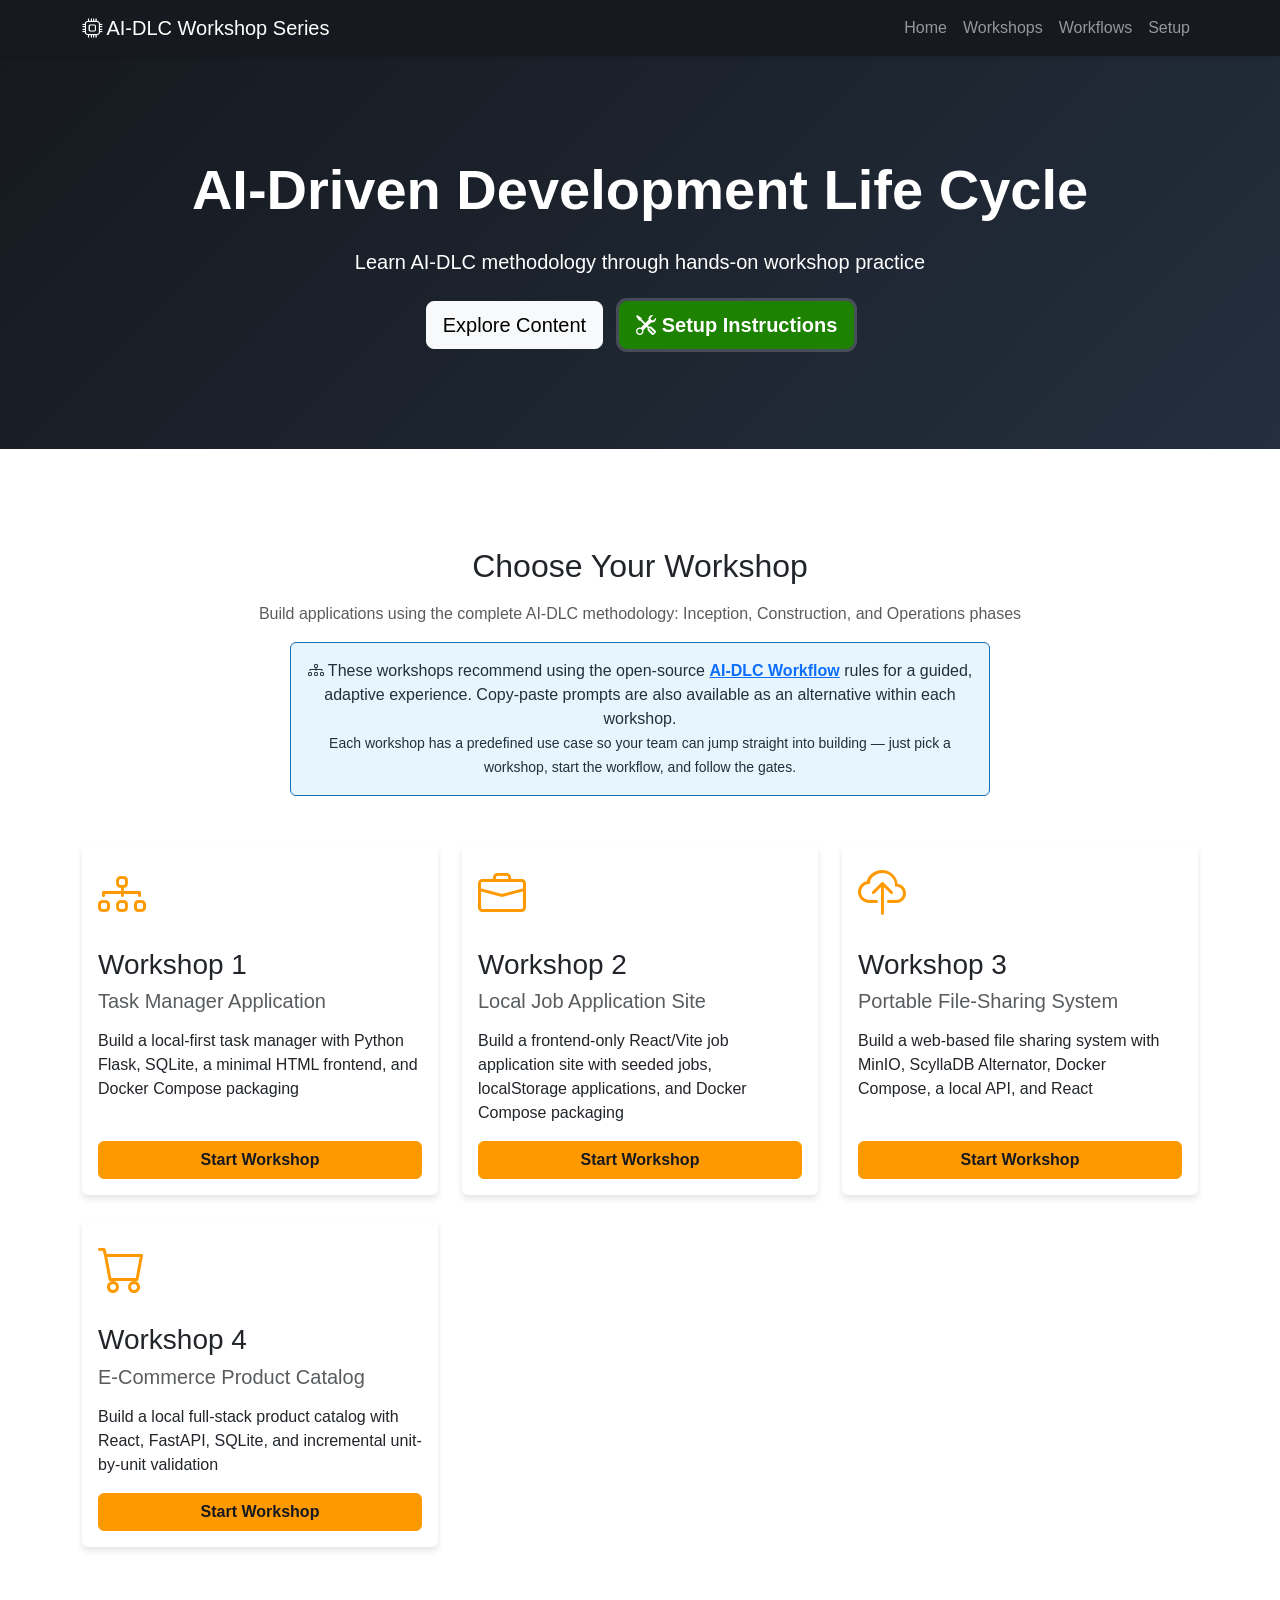
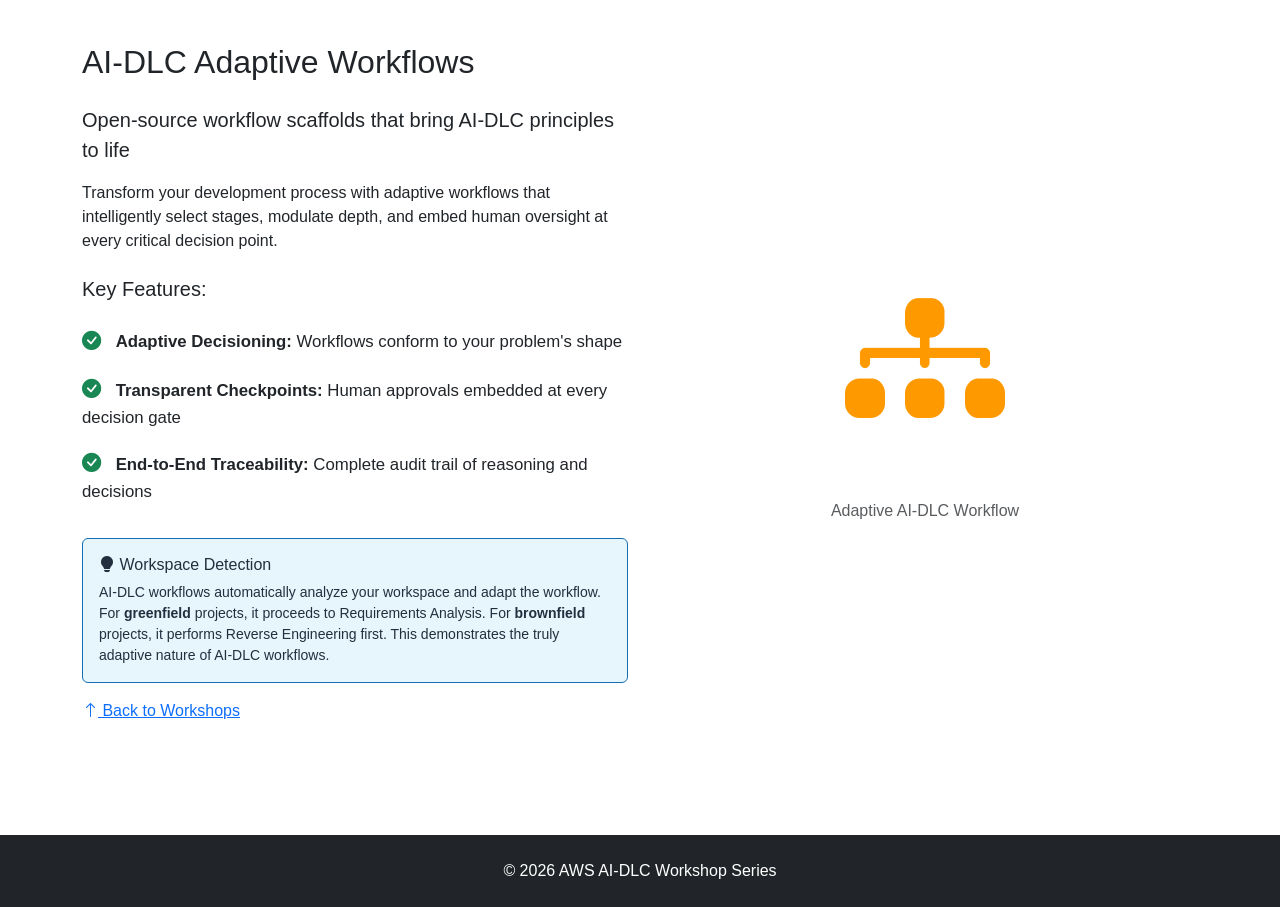
<file: website/public/index.html>
<!DOCTYPE html>
<html lang="en">
<head>
    <meta charset="UTF-8">
    <meta name="viewport" content="width=device-width, initial-scale=1.0">
    <title>AI-DLC Workshop Series - Learn AI-Driven Development Life Cycle</title>
    <meta name="description" content="Learn AI-DLC methodology through hands-on workshops. Build applications using Inception, Construction, and Operations phases with adaptive workflows and transparent checkpoints.">
    <meta property="og:title" content="AI-DLC Workshop Series - Learn AI-Driven Development Life Cycle">
    <meta property="og:description" content="Learn AI-DLC methodology through hands-on workshops. Build applications using Inception, Construction, and Operations phases with adaptive workflows and transparent checkpoints.">
    <meta property="og:type" content="website">
    <link href="https://cdn.jsdelivr.net/npm/bootstrap@5.3.2/dist/css/bootstrap.min.css" rel="stylesheet">
    <link rel="stylesheet" href="https://cdn.jsdelivr.net/npm/bootstrap-icons@1.11.3/font/bootstrap-icons.min.css">
    <link rel="stylesheet" href="assets/css/styles.css">
</head>
<body>
    <nav class="navbar navbar-expand-lg navbar-dark bg-primary sticky-top">
        <div class="container">
            <a class="navbar-brand" href="#"><i class="bi bi-cpu"></i> AI-DLC Workshop Series</a>
            <button class="navbar-toggler" type="button" data-bs-toggle="collapse" data-bs-target="#navbarNav">
                <span class="navbar-toggler-icon"></span>
            </button>
            <div class="collapse navbar-collapse" id="navbarNav">
                <ul class="navbar-nav ms-auto">
                    <li class="nav-item"><a class="nav-link" href="#home">Home</a></li>
                    <li class="nav-item"><a class="nav-link" href="#workshops">Workshops</a></li>
                    <li class="nav-item"><a class="nav-link" href="#workflows">Workflows</a></li>
                    <li class="nav-item"><a class="nav-link" href="setup-instructions.html">Setup</a></li>
                </ul>
            </div>
        </div>
    </nav>

    <section id="home" class="hero-section">
        <div class="container text-center">
            <h1 class="display-4 fw-bold mb-4">AI-Driven Development Life Cycle</h1>
            <p class="lead mb-4">Learn AI-DLC methodology through hands-on workshop practice</p>
            <div class="hero-actions">
                <a href="#workshops" class="btn btn-light btn-lg">Explore Content</a>
                <a href="setup-instructions.html" class="btn btn-setup btn-lg"><i class="bi bi-tools"></i> Setup Instructions</a>
            </div>
        </div>
    </section>

    <section id="workshops" class="py-5">
        <div class="container">
            <h2 class="text-center mb-3">Choose Your Workshop</h2>
            <p class="text-center text-muted mb-3">Build applications using the complete AI-DLC methodology: Inception, Construction, and Operations phases</p>
            <div class="alert alert-info text-center mx-auto mb-5" style="max-width: 700px;">
                <i class="bi bi-diagram-3"></i> These workshops recommend using the open-source <a href="#workflows"><strong>AI-DLC Workflow</strong></a> rules for a guided, adaptive experience. Copy-paste prompts are also available as an alternative within each workshop.
                <br><small>Each workshop has a predefined use case so your team can jump straight into building — just pick a workshop, start the workflow, and follow the gates.</small>
            </div>
            <div class="row g-4">
                <div class="col-md-4">
                    <div class="card workshop-card h-100">
                        <div class="card-body">
                            <div class="workshop-icon mb-3">
                                <i class="bi bi-diagram-3"></i>
                            </div>
                            <h3 class="card-title">Workshop 1</h3>
                            <h5 class="text-muted mb-3">Task Manager Application</h5>
                            <p class="card-text">Build a local-first task manager with Python Flask, SQLite, a minimal HTML frontend, and Docker Compose packaging</p>
                            <a href="task-manager.html" class="btn btn-primary w-100">Start Workshop</a>
                        </div>
                    </div>
                </div>
                <div class="col-md-4">
                    <div class="card workshop-card h-100">
                        <div class="card-body">
                            <div class="workshop-icon mb-3">
                                <i class="bi bi-briefcase"></i>
                            </div>
                            <h3 class="card-title">Workshop 2</h3>
                            <h5 class="text-muted mb-3">Local Job Application Site</h5>
                            <p class="card-text">Build a frontend-only React/Vite job application site with seeded jobs, localStorage applications, and Docker Compose packaging</p>
                            <a href="job-application-cdk.html" class="btn btn-primary w-100">Start Workshop</a>
                        </div>
                    </div>
                </div>
                <div class="col-md-4">
                    <div class="card workshop-card h-100">
                        <div class="card-body">
                            <div class="workshop-icon mb-3">
                                <i class="bi bi-cloud-upload"></i>
                            </div>
                            <h3 class="card-title">Workshop 3</h3>
                            <h5 class="text-muted mb-3">Portable File-Sharing System</h5>
                            <p class="card-text">Build a web-based file sharing system with MinIO, ScyllaDB Alternator, Docker Compose, a local API, and React</p>
                            <a href="s3-file-sharing.html" class="btn btn-primary w-100">Start Workshop</a>
                        </div>
                    </div>
                </div>
            </div>
            <div class="row mt-4">
                <div class="col-md-4">
                    <div class="card workshop-card h-100">
                        <div class="card-body">
                            <div class="workshop-icon mb-3">
                                <i class="bi bi-cart"></i>
                            </div>
                            <h3 class="card-title">Workshop 4</h3>
                            <h5 class="text-muted mb-3">E-Commerce Product Catalog</h5>
                            <p class="card-text">Build a local full-stack product catalog with React, FastAPI, SQLite, and incremental unit-by-unit validation</p>
                            <a href="ecommerce-catalog.html" class="btn btn-primary w-100">Start Workshop</a>
                        </div>
                    </div>
                </div>
                <div class="col-md-4 d-none">
                    <div class="card workshop-card h-100" style="border-left: 3px solid var(--aws-orange);">
                        <div class="card-body">
                            <div class="workshop-icon mb-3">
                                <i class="bi bi-arrow-repeat"></i>
                            </div>
                            <h3 class="card-title">Workshop 5</h3>
                            <h5 class="text-muted mb-3">Brownfield E-Commerce</h5>
                            <p class="card-text">Modernize an existing local Node.js, React, and SQLite e-commerce app with AI-DLC reverse engineering</p>
                            <a href="brownfield-ecommerce.html" class="btn btn-primary w-100">Start Workshop</a>
                        </div>
                    </div>
                </div>
            </div>
        </div>
    </section>

    <section id="workflows" class="py-5 bg-white">
        <div class="container">
            <div class="row align-items-center">
                <div class="col-lg-6">
                    <h2 class="mb-4">AI-DLC Adaptive Workflows</h2>
                    <p class="lead">Open-source workflow scaffolds that bring AI-DLC principles to life</p>
                    <p>Transform your development process with adaptive workflows that intelligently select stages, modulate depth, and embed human oversight at every critical decision point.</p>
                    
                    <h5 class="mt-4 mb-3">Key Features:</h5>
                    <ul class="feature-list">
                        <li><i class="bi bi-check-circle-fill text-success"></i> <strong>Adaptive Decisioning:</strong> Workflows conform to your problem's shape</li>
                        <li><i class="bi bi-check-circle-fill text-success"></i> <strong>Transparent Checkpoints:</strong> Human approvals embedded at every decision gate</li>
                        <li><i class="bi bi-check-circle-fill text-success"></i> <strong>End-to-End Traceability:</strong> Complete audit trail of reasoning and decisions</li>
                    </ul>
                    
                    <div class="alert alert-info mt-4">
                        <h6 class="mb-2"><i class="bi bi-lightbulb-fill"></i> Workspace Detection</h6>
                        <p class="mb-0 small">AI-DLC workflows automatically analyze your workspace and adapt the workflow. For <strong>greenfield</strong> projects, it proceeds to Requirements Analysis. For <strong>brownfield</strong> projects, it performs Reverse Engineering first. This demonstrates the truly adaptive nature of AI-DLC workflows.</p>
                    </div>
                    
                    <p class="mt-3"><a href="#workshops"><i class="bi bi-arrow-up"></i> Back to Workshops</a></p>
                </div>
                <div class="col-lg-6 text-center">
                    <div class="workflow-visual p-5">
                        <i class="bi bi-diagram-3-fill" style="font-size: 10rem; color: var(--aws-orange);"></i>
                        <p class="mt-3 text-muted">Adaptive AI-DLC Workflow</p>
                    </div>
                </div>
            </div>
        </div>
    </section>

    <footer class="bg-dark text-white text-center py-4 mt-5">
        <div class="container">
            <p class="mb-0">&copy; 2026 AWS AI-DLC Workshop Series</p>
        </div>
    </footer>

    <script src="https://cdn.jsdelivr.net/npm/bootstrap@5.3.2/dist/js/bootstrap.bundle.min.js"></script>
    <script src="assets/js/script.js"></script>
</body>
</html>
</file>
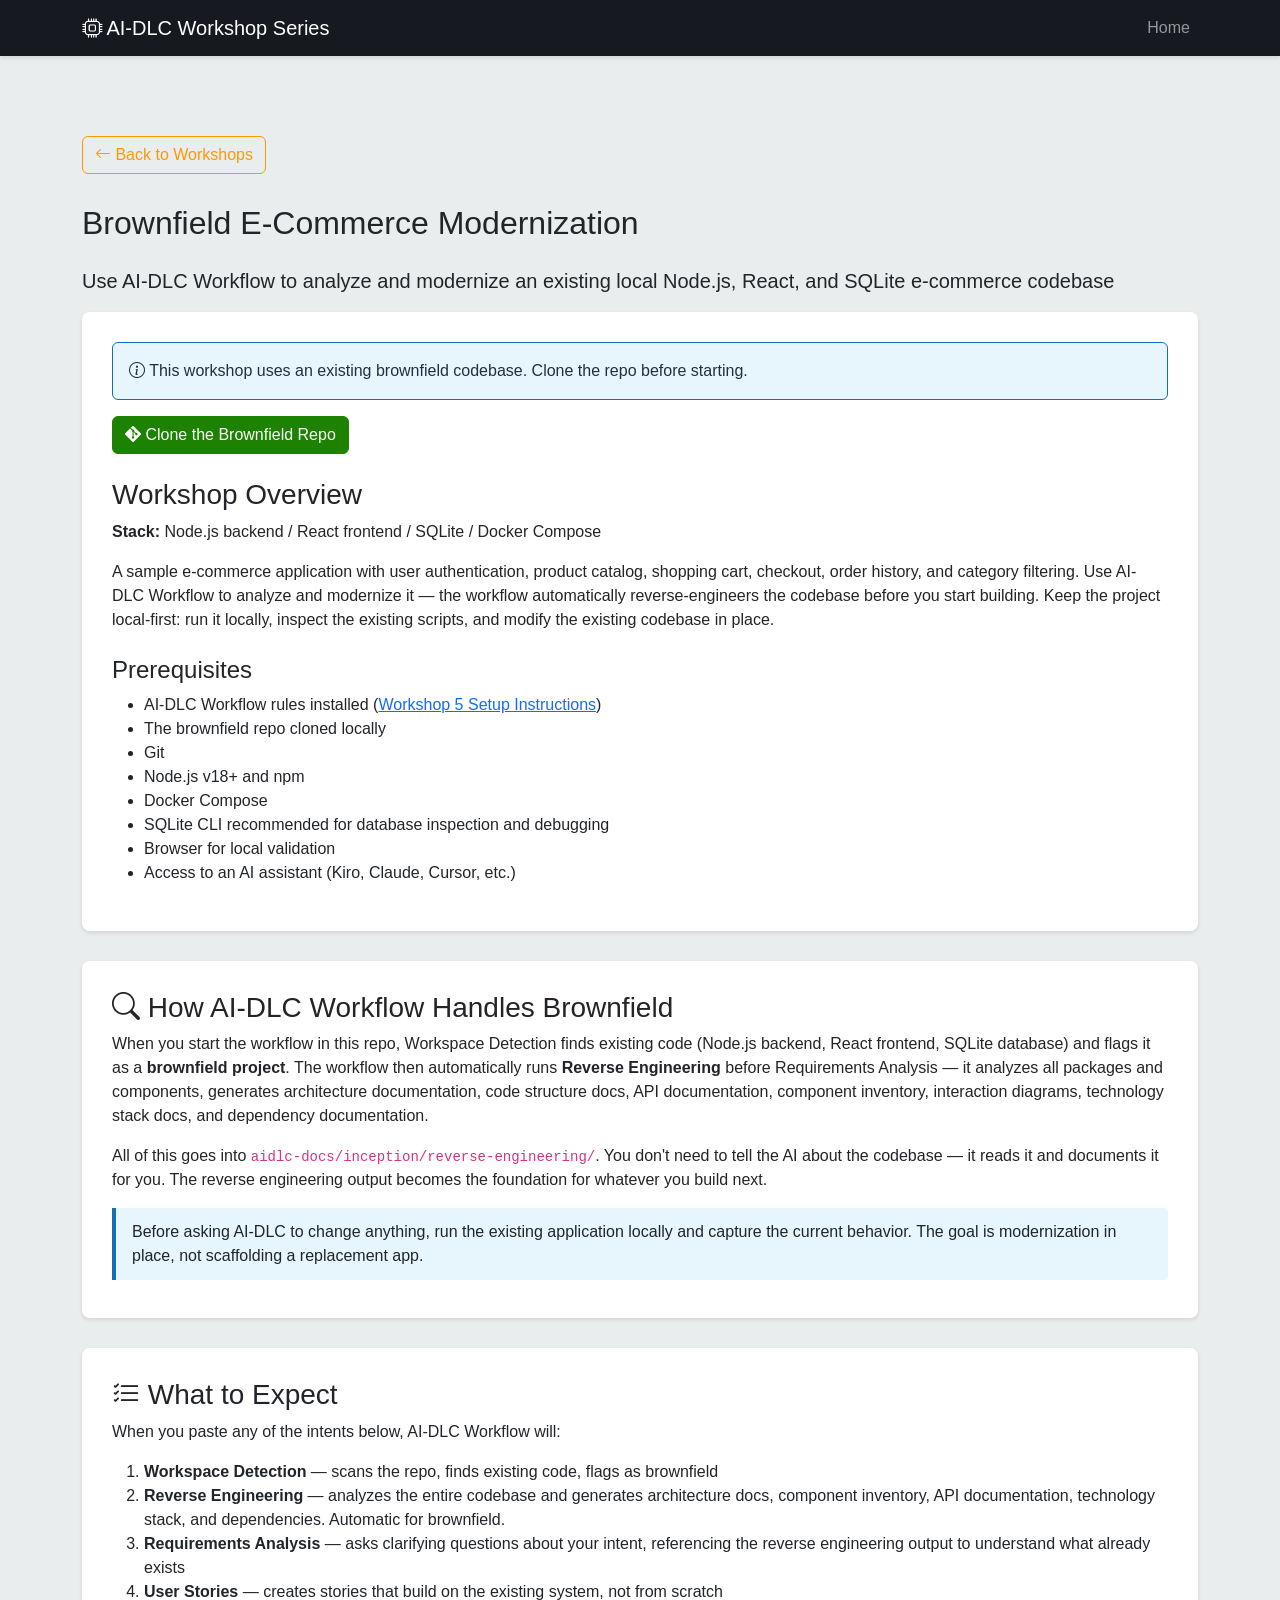
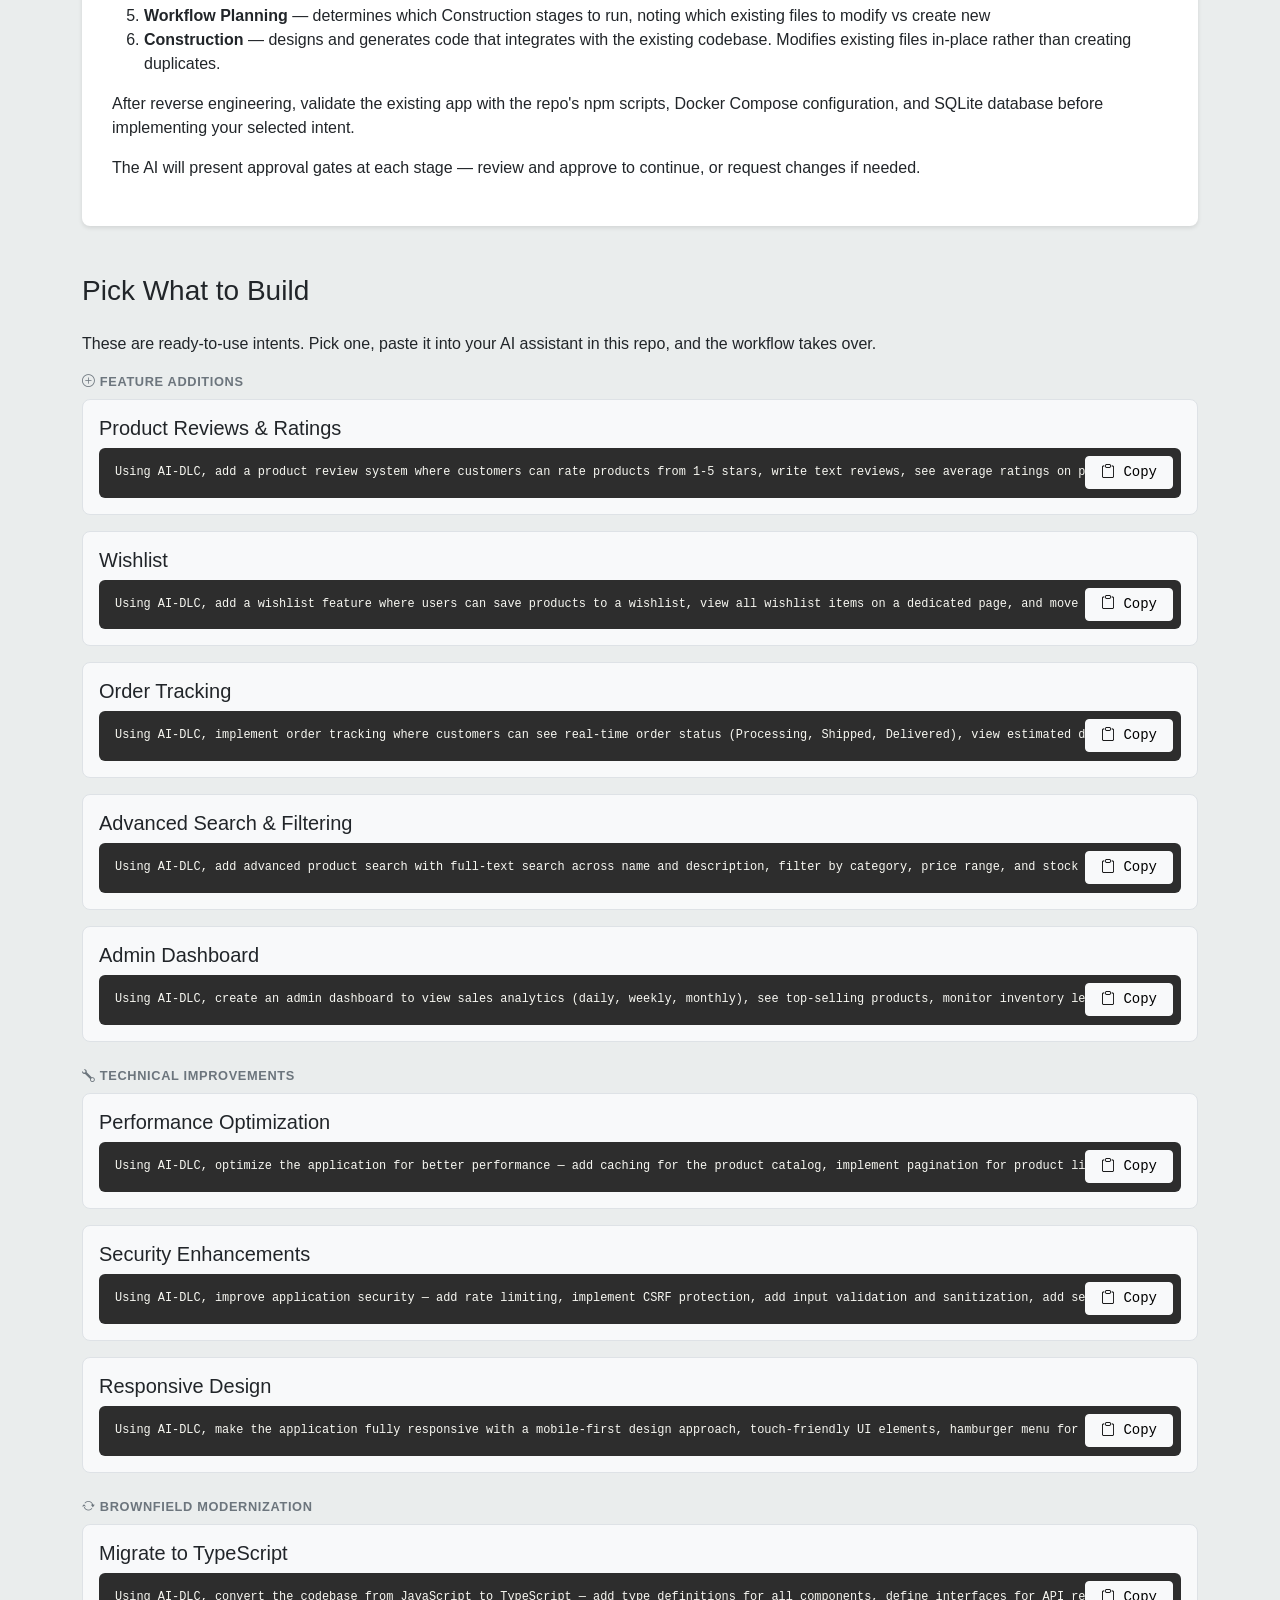
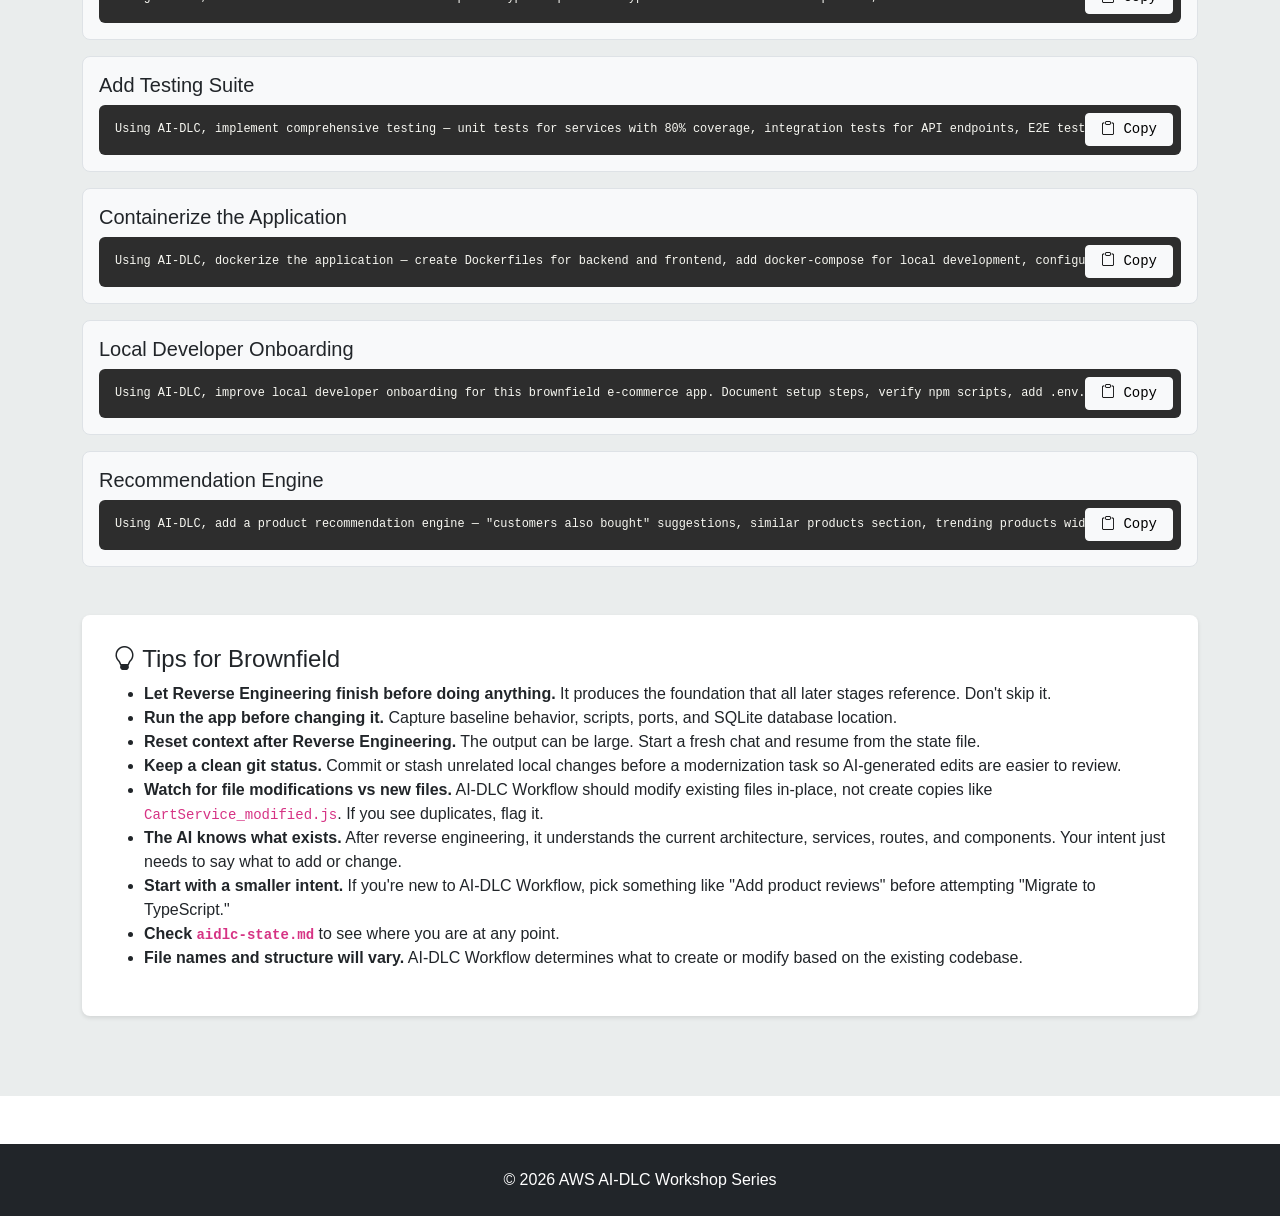
<file: website/public/brownfield-ecommerce.html>
<!DOCTYPE html>
<html lang="en">
<head>
    <meta charset="UTF-8">
    <meta name="viewport" content="width=device-width, initial-scale=1.0">
    <title>Workshop 5: Brownfield E-Commerce Modernization - AI-DLC Workshop</title>
    <link href="https://cdn.jsdelivr.net/npm/bootstrap@5.3.2/dist/css/bootstrap.min.css" rel="stylesheet">
    <link rel="stylesheet" href="https://cdn.jsdelivr.net/npm/bootstrap-icons@1.11.3/font/bootstrap-icons.min.css">
    <link rel="stylesheet" href="assets/css/styles.css">
    <style>
        .intent-card { background: #f8f9fa; border: 1px solid #dee2e6; border-radius: 8px; padding: 1rem; margin-bottom: 1rem; position: relative; }
        .intent-card h5 { margin-bottom: .5rem; }
        .intent-prompt { background: #2d2d2d; color: #f8f8f2; padding: 1rem; border-radius: 6px; position: relative; font-family: monospace; font-size: .85rem; white-space: pre-wrap; margin-top: .5rem; }
        .intent-prompt .copy-btn { position: absolute; top: .5rem; right: .5rem; }
        .think-box { background: #fff3cd; border-left: 4px solid #ffc107; padding: .75rem 1rem; border-radius: 0 4px 4px 0; margin: .75rem 0; }
        .note-box { background: #E7F6FD; border-left: 4px solid var(--aws-blue); padding: .75rem 1rem; border-radius: 0 4px 4px 0; margin: .5rem 0; }
        .section-label { font-size: .8rem; font-weight: 600; text-transform: uppercase; letter-spacing: .05em; color: #6c757d; margin-bottom: .5rem; }
    </style>
</head>
<body>
    <nav class="navbar navbar-expand-lg navbar-dark bg-primary sticky-top">
        <div class="container">
            <a class="navbar-brand" href="index.html"><i class="bi bi-cpu"></i> AI-DLC Workshop Series</a>
            <button class="navbar-toggler" type="button" data-bs-toggle="collapse" data-bs-target="#navbarNav"><span class="navbar-toggler-icon"></span></button>
            <div class="collapse navbar-collapse" id="navbarNav">
                <ul class="navbar-nav ms-auto"><li class="nav-item"><a class="nav-link" href="index.html">Home</a></li></ul>
            </div>
        </div>
    </nav>

    <section class="workshop-detail">
        <div class="container">
            <a href="index.html" class="btn btn-outline-primary back-btn"><i class="bi bi-arrow-left"></i> Back to Workshops</a>

            <h2 class="mb-4"><span id="workshop-number"></span>Brownfield E-Commerce Modernization</h2>
            <p class="lead">Use AI-DLC Workflow to analyze and modernize an existing local Node.js, React, and SQLite e-commerce codebase</p>

            <div class="vision-section">
                <div class="alert alert-info">
                    <i class="bi bi-info-circle"></i> This workshop uses an existing brownfield codebase. Clone the repo before starting.
                </div>
                <div class="mb-4">
                    <a href="https://gitlab.aws.dev/enitin/amazon-bedrock-tutorials/-/tree/main/aidlc/workshops/brownfield-ecommerce-aidlc?ref_type=heads" target="_blank" class="btn btn-success">
                        <i class="bi bi-git"></i> Clone the Brownfield Repo
                    </a>
                </div>
                <h3>Workshop Overview</h3>
                <p><strong>Stack:</strong> Node.js backend / React frontend / SQLite / Docker Compose</p>
                <p>A sample e-commerce application with user authentication, product catalog, shopping cart, checkout, order history, and category filtering. Use AI-DLC Workflow to analyze and modernize it — the workflow automatically reverse-engineers the codebase before you start building. Keep the project local-first: run it locally, inspect the existing scripts, and modify the existing codebase in place.</p>
                <h4 class="mt-4">Prerequisites</h4>
                <ul>
                    <li>AI-DLC Workflow rules installed (<a href="setup-instructions.html#workshop-5-setup">Workshop 5 Setup Instructions</a>)</li>
                    <li>The brownfield repo cloned locally</li>
                    <li>Git</li>
                    <li>Node.js v18+ and npm</li>
                    <li>Docker Compose</li>
                    <li>SQLite CLI recommended for database inspection and debugging</li>
                    <li>Browser for local validation</li>
                    <li>Access to an AI assistant (Kiro, Claude, Cursor, etc.)</li>
                </ul>
            </div>

            <!-- How Brownfield Works -->
            <div class="vision-section">
                <h3><i class="bi bi-search"></i> How AI-DLC Workflow Handles Brownfield</h3>
                <p>When you start the workflow in this repo, Workspace Detection finds existing code (Node.js backend, React frontend, SQLite database) and flags it as a <strong>brownfield project</strong>. The workflow then automatically runs <strong>Reverse Engineering</strong> before Requirements Analysis — it analyzes all packages and components, generates architecture documentation, code structure docs, API documentation, component inventory, interaction diagrams, technology stack docs, and dependency documentation.</p>
                <p>All of this goes into <code>aidlc-docs/inception/reverse-engineering/</code>. You don't need to tell the AI about the codebase — it reads it and documents it for you. The reverse engineering output becomes the foundation for whatever you build next.</p>
                <div class="note-box">Before asking AI-DLC to change anything, run the existing application locally and capture the current behavior. The goal is modernization in place, not scaffolding a replacement app.</div>
            </div>

            <!-- What to Expect -->
            <div class="vision-section">
                <h3><i class="bi bi-list-check"></i> What to Expect</h3>
                <p>When you paste any of the intents below, AI-DLC Workflow will:</p>
                <ol>
                    <li><strong>Workspace Detection</strong> — scans the repo, finds existing code, flags as brownfield</li>
                    <li><strong>Reverse Engineering</strong> — analyzes the entire codebase and generates architecture docs, component inventory, API documentation, technology stack, and dependencies. Automatic for brownfield.</li>
                    <li><strong>Requirements Analysis</strong> — asks clarifying questions about your intent, referencing the reverse engineering output to understand what already exists</li>
                    <li><strong>User Stories</strong> — creates stories that build on the existing system, not from scratch</li>
                    <li><strong>Workflow Planning</strong> — determines which Construction stages to run, noting which existing files to modify vs create new</li>
                    <li><strong>Construction</strong> — designs and generates code that integrates with the existing codebase. Modifies existing files in-place rather than creating duplicates.</li>
                </ol>
                <p>After reverse engineering, validate the existing app with the repo's npm scripts, Docker Compose configuration, and SQLite database before implementing your selected intent.</p>
                <p>The AI will present approval gates at each stage — review and approve to continue, or request changes if needed.</p>
            </div>

            <!-- Inception Ideas -->
            <h3 class="mt-5 mb-4">Pick What to Build</h3>
            <p>These are ready-to-use intents. Pick one, paste it into your AI assistant in this repo, and the workflow takes over.</p>

            <p class="section-label"><i class="bi bi-plus-circle"></i> Feature Additions</p>

            <div class="intent-card">
                <h5>Product Reviews & Ratings</h5>
                <div class="intent-prompt"><button class="btn btn-sm btn-light copy-btn" onclick="copyId('i-0',event)"><i class="bi bi-clipboard"></i> Copy</button><pre id="i-0" class="mb-0" style="color:#f8f8f2">Using AI-DLC, add a product review system where customers can rate products from 1-5 stars, write text reviews, see average ratings on product cards, and filter/sort products by rating. Only allow reviews from customers who purchased the product.</pre></div>
            </div>

            <div class="intent-card">
                <h5>Wishlist</h5>
                <div class="intent-prompt"><button class="btn btn-sm btn-light copy-btn" onclick="copyId('i-1',event)"><i class="bi bi-clipboard"></i> Copy</button><pre id="i-1" class="mb-0" style="color:#f8f8f2">Using AI-DLC, add a wishlist feature where users can save products to a wishlist, view all wishlist items on a dedicated page, and move items from wishlist to cart.</pre></div>
            </div>

            <div class="intent-card">
                <h5>Order Tracking</h5>
                <div class="intent-prompt"><button class="btn btn-sm btn-light copy-btn" onclick="copyId('i-2',event)"><i class="bi bi-clipboard"></i> Copy</button><pre id="i-2" class="mb-0" style="color:#f8f8f2">Using AI-DLC, implement order tracking where customers can see real-time order status (Processing, Shipped, Delivered), view estimated delivery date, and receive notifications on status changes.</pre></div>
            </div>

            <div class="intent-card">
                <h5>Advanced Search & Filtering</h5>
                <div class="intent-prompt"><button class="btn btn-sm btn-light copy-btn" onclick="copyId('i-3',event)"><i class="bi bi-clipboard"></i> Copy</button><pre id="i-3" class="mb-0" style="color:#f8f8f2">Using AI-DLC, add advanced product search with full-text search across name and description, filter by category, price range, and stock availability, sort by price, rating, or newest, and search suggestions as user types.</pre></div>
            </div>

            <div class="intent-card">
                <h5>Admin Dashboard</h5>
                <div class="intent-prompt"><button class="btn btn-sm btn-light copy-btn" onclick="copyId('i-4',event)"><i class="bi bi-clipboard"></i> Copy</button><pre id="i-4" class="mb-0" style="color:#f8f8f2">Using AI-DLC, create an admin dashboard to view sales analytics (daily, weekly, monthly), see top-selling products, monitor inventory levels, track user registrations, and export reports as CSV.</pre></div>
            </div>

            <p class="section-label mt-4"><i class="bi bi-wrench"></i> Technical Improvements</p>

            <div class="intent-card">
                <h5>Performance Optimization</h5>
                <div class="intent-prompt"><button class="btn btn-sm btn-light copy-btn" onclick="copyId('i-5',event)"><i class="bi bi-clipboard"></i> Copy</button><pre id="i-5" class="mb-0" style="color:#f8f8f2">Using AI-DLC, optimize the application for better performance — add caching for the product catalog, implement pagination for product lists, add lazy loading for images, and optimize database queries with indexes.</pre></div>
            </div>

            <div class="intent-card">
                <h5>Security Enhancements</h5>
                <div class="intent-prompt"><button class="btn btn-sm btn-light copy-btn" onclick="copyId('i-6',event)"><i class="bi bi-clipboard"></i> Copy</button><pre id="i-6" class="mb-0" style="color:#f8f8f2">Using AI-DLC, improve application security — add rate limiting, implement CSRF protection, add input validation and sanitization, add security headers, and implement a password reset flow.</pre></div>
            </div>

            <div class="intent-card">
                <h5>Responsive Design</h5>
                <div class="intent-prompt"><button class="btn btn-sm btn-light copy-btn" onclick="copyId('i-7',event)"><i class="bi bi-clipboard"></i> Copy</button><pre id="i-7" class="mb-0" style="color:#f8f8f2">Using AI-DLC, make the application fully responsive with a mobile-first design approach, touch-friendly UI elements, hamburger menu for mobile, and optimized images for different screen sizes.</pre></div>
            </div>

            <p class="section-label mt-4"><i class="bi bi-arrow-repeat"></i> Brownfield Modernization</p>

            <div class="intent-card">
                <h5>Migrate to TypeScript</h5>
                <div class="intent-prompt"><button class="btn btn-sm btn-light copy-btn" onclick="copyId('i-8',event)"><i class="bi bi-clipboard"></i> Copy</button><pre id="i-8" class="mb-0" style="color:#f8f8f2">Using AI-DLC, convert the codebase from JavaScript to TypeScript — add type definitions for all components, define interfaces for API responses, add strict type checking, and maintain backward compatibility.</pre></div>
            </div>

            <div class="intent-card">
                <h5>Add Testing Suite</h5>
                <div class="intent-prompt"><button class="btn btn-sm btn-light copy-btn" onclick="copyId('i-9',event)"><i class="bi bi-clipboard"></i> Copy</button><pre id="i-9" class="mb-0" style="color:#f8f8f2">Using AI-DLC, implement comprehensive testing — unit tests for services with 80% coverage, integration tests for API endpoints, E2E tests for critical user flows, and test documentation.</pre></div>
            </div>

            <div class="intent-card">
                <h5>Containerize the Application</h5>
                <div class="intent-prompt"><button class="btn btn-sm btn-light copy-btn" onclick="copyId('i-10',event)"><i class="bi bi-clipboard"></i> Copy</button><pre id="i-10" class="mb-0" style="color:#f8f8f2">Using AI-DLC, dockerize the application — create Dockerfiles for backend and frontend, add docker-compose for local development, configure environment variables, add health checks, and document the local Docker Compose runbook.</pre></div>
            </div>

            <div class="intent-card">
                <h5>Local Developer Onboarding</h5>
                <div class="intent-prompt"><button class="btn btn-sm btn-light copy-btn" onclick="copyId('i-11',event)"><i class="bi bi-clipboard"></i> Copy</button><pre id="i-11" class="mb-0" style="color:#f8f8f2">Using AI-DLC, improve local developer onboarding for this brownfield e-commerce app. Document setup steps, verify npm scripts, add .env.example, add seed/reset database scripts, add Docker Compose health checks, and create a local runbook so a new developer can clone the repo and run the app consistently.</pre></div>
            </div>

            <div class="intent-card">
                <h5>Recommendation Engine</h5>
                <div class="intent-prompt"><button class="btn btn-sm btn-light copy-btn" onclick="copyId('i-12',event)"><i class="bi bi-clipboard"></i> Copy</button><pre id="i-12" class="mb-0" style="color:#f8f8f2">Using AI-DLC, add a product recommendation engine — "customers also bought" suggestions, similar products section, trending products widget, and recently viewed items.</pre></div>
            </div>

            <!-- Tips -->
            <div class="vision-section mt-5">
                <h4><i class="bi bi-lightbulb"></i> Tips for Brownfield</h4>
                <ul>
                    <li><strong>Let Reverse Engineering finish before doing anything.</strong> It produces the foundation that all later stages reference. Don't skip it.</li>
                    <li><strong>Run the app before changing it.</strong> Capture baseline behavior, scripts, ports, and SQLite database location.</li>
                    <li><strong>Reset context after Reverse Engineering.</strong> The output can be large. Start a fresh chat and resume from the state file.</li>
                    <li><strong>Keep a clean git status.</strong> Commit or stash unrelated local changes before a modernization task so AI-generated edits are easier to review.</li>
                    <li><strong>Watch for file modifications vs new files.</strong> AI-DLC Workflow should modify existing files in-place, not create copies like <code>CartService_modified.js</code>. If you see duplicates, flag it.</li>
                    <li><strong>The AI knows what exists.</strong> After reverse engineering, it understands the current architecture, services, routes, and components. Your intent just needs to say what to add or change.</li>
                    <li><strong>Start with a smaller intent.</strong> If you're new to AI-DLC Workflow, pick something like "Add product reviews" before attempting "Migrate to TypeScript."</li>
                    <li><strong>Check <code>aidlc-state.md</code></strong> to see where you are at any point.</li>
                    <li><strong>File names and structure will vary.</strong> AI-DLC Workflow determines what to create or modify based on the existing codebase.</li>
                </ul>
            </div>
        </div>
    </section>

    <footer class="bg-dark text-white text-center py-4 mt-5">
        <div class="container"><p class="mb-0">&copy; 2026 AWS AI-DLC Workshop Series</p></div>
    </footer>

    <script src="https://cdn.jsdelivr.net/npm/bootstrap@5.3.2/dist/js/bootstrap.bundle.min.js"></script>
    <script>
    const urlParams = new URLSearchParams(window.location.search);
    const workshopNum = urlParams.get('workshop');
    if (workshopNum) document.getElementById('workshop-number').textContent = 'Workshop ' + workshopNum + ': ';

    function copyId(id, event) {
        const el = document.getElementById(id);
        navigator.clipboard.writeText(el.textContent.trim()).then(() => {
            const btn = event.target.closest('button');
            const orig = btn.innerHTML;
            btn.innerHTML = '<i class="bi bi-check"></i> Copied!';
            btn.classList.add('btn-success'); btn.classList.remove('btn-light');
            setTimeout(() => { btn.innerHTML = orig; btn.classList.remove('btn-success'); btn.classList.add('btn-light'); }, 2000);
        });
    }
    </script>
</body>
</html>
</file>
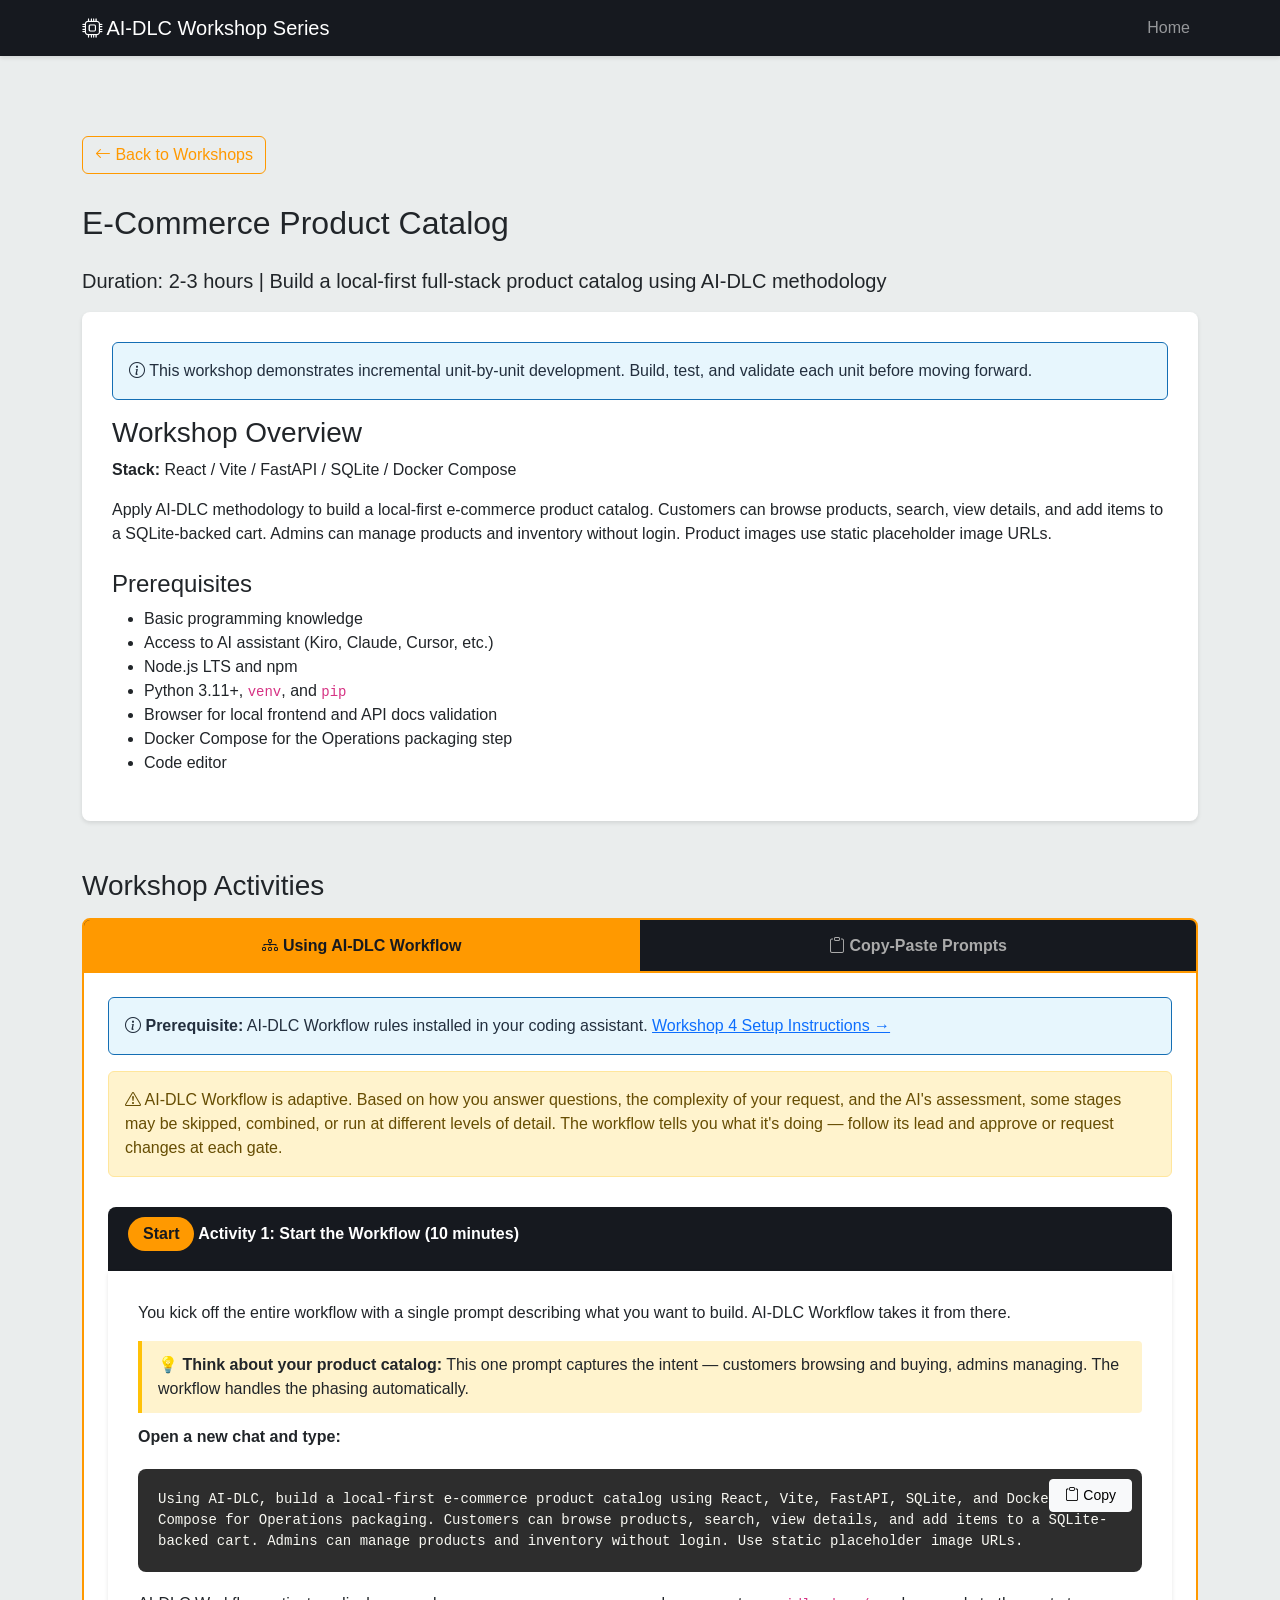
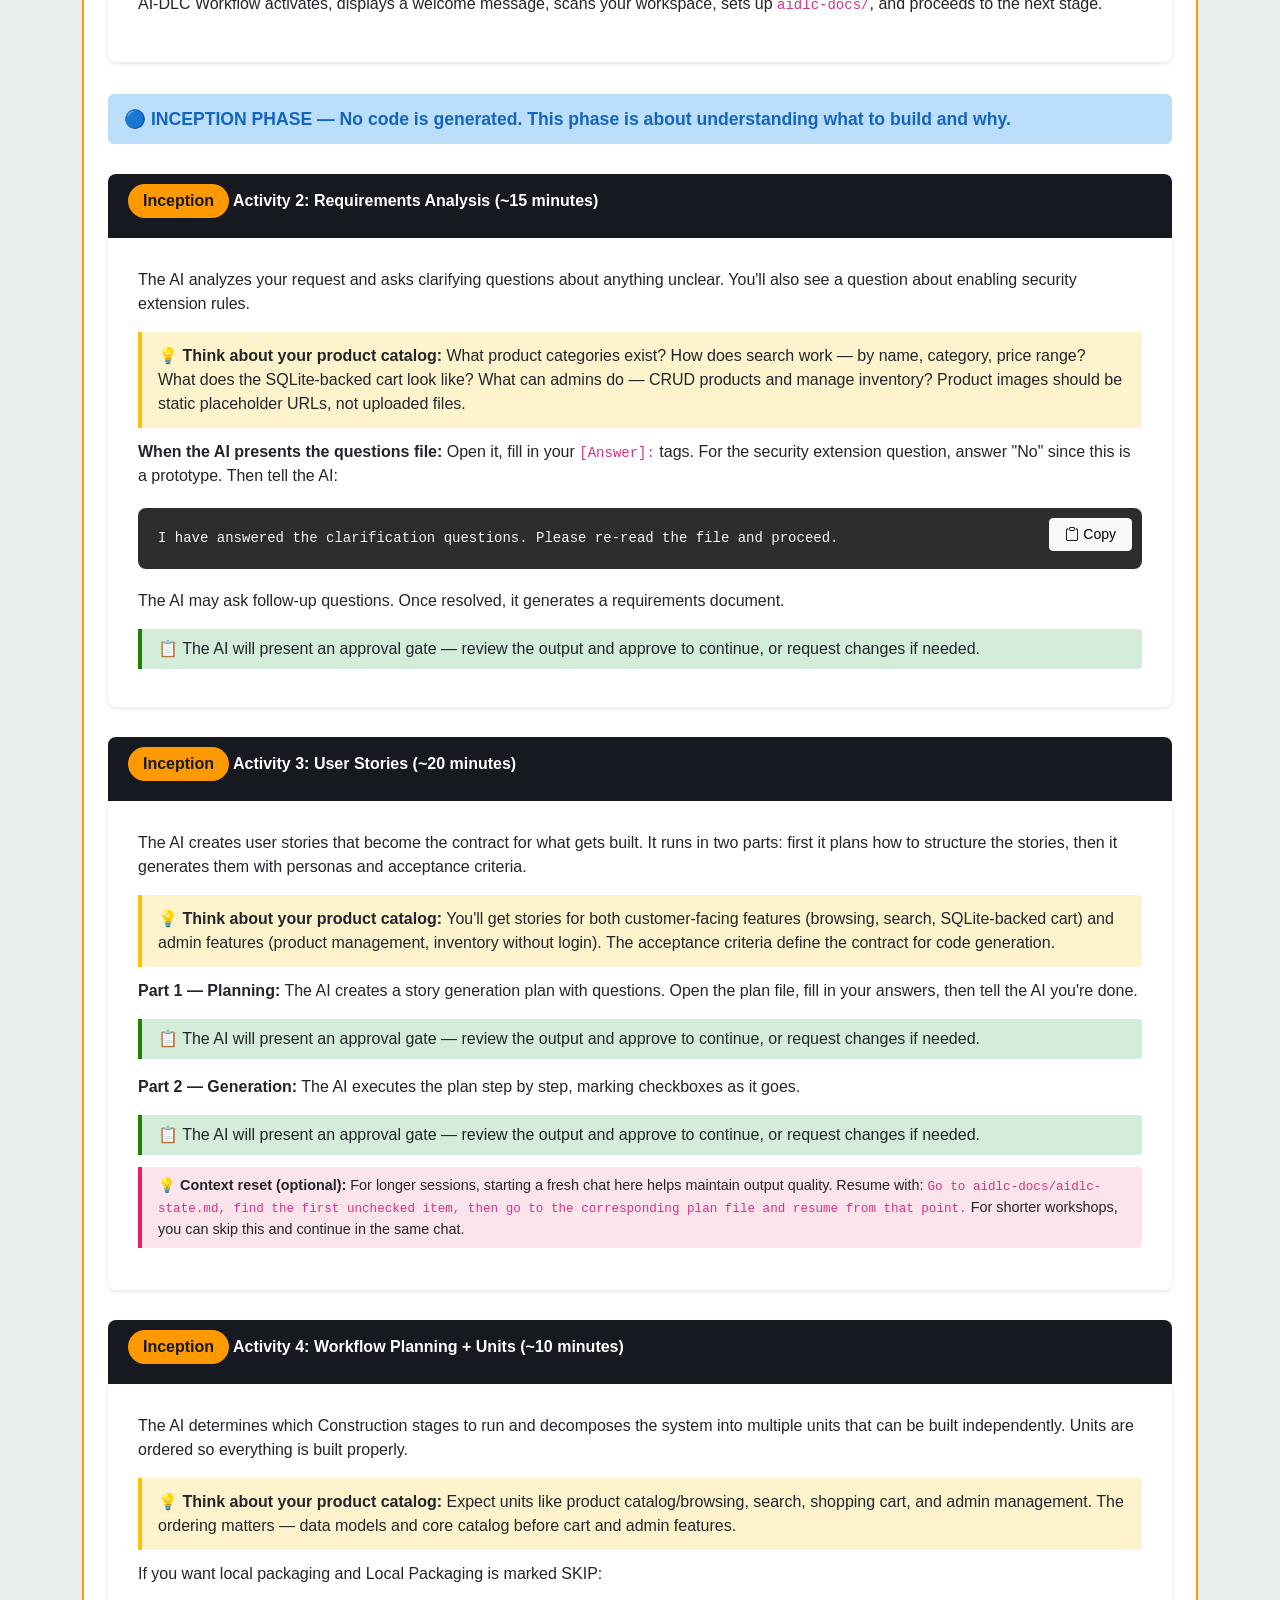
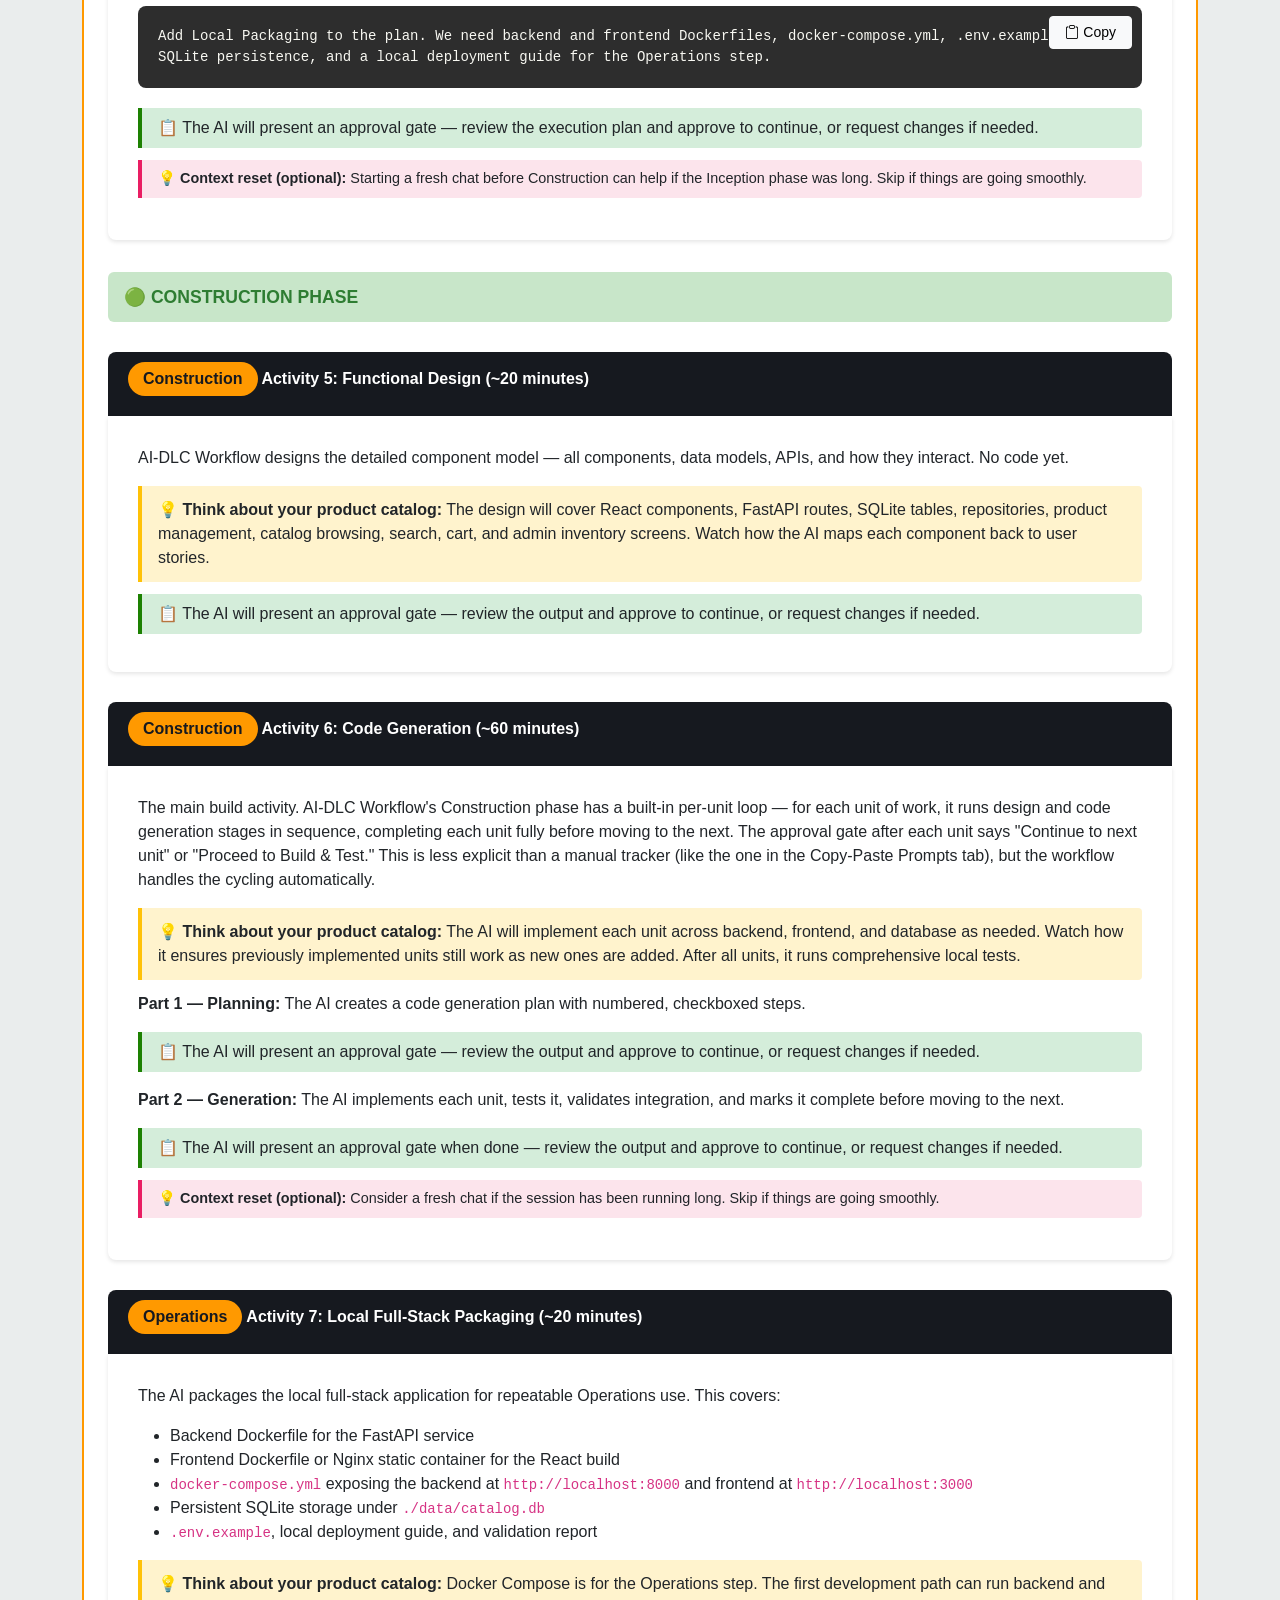
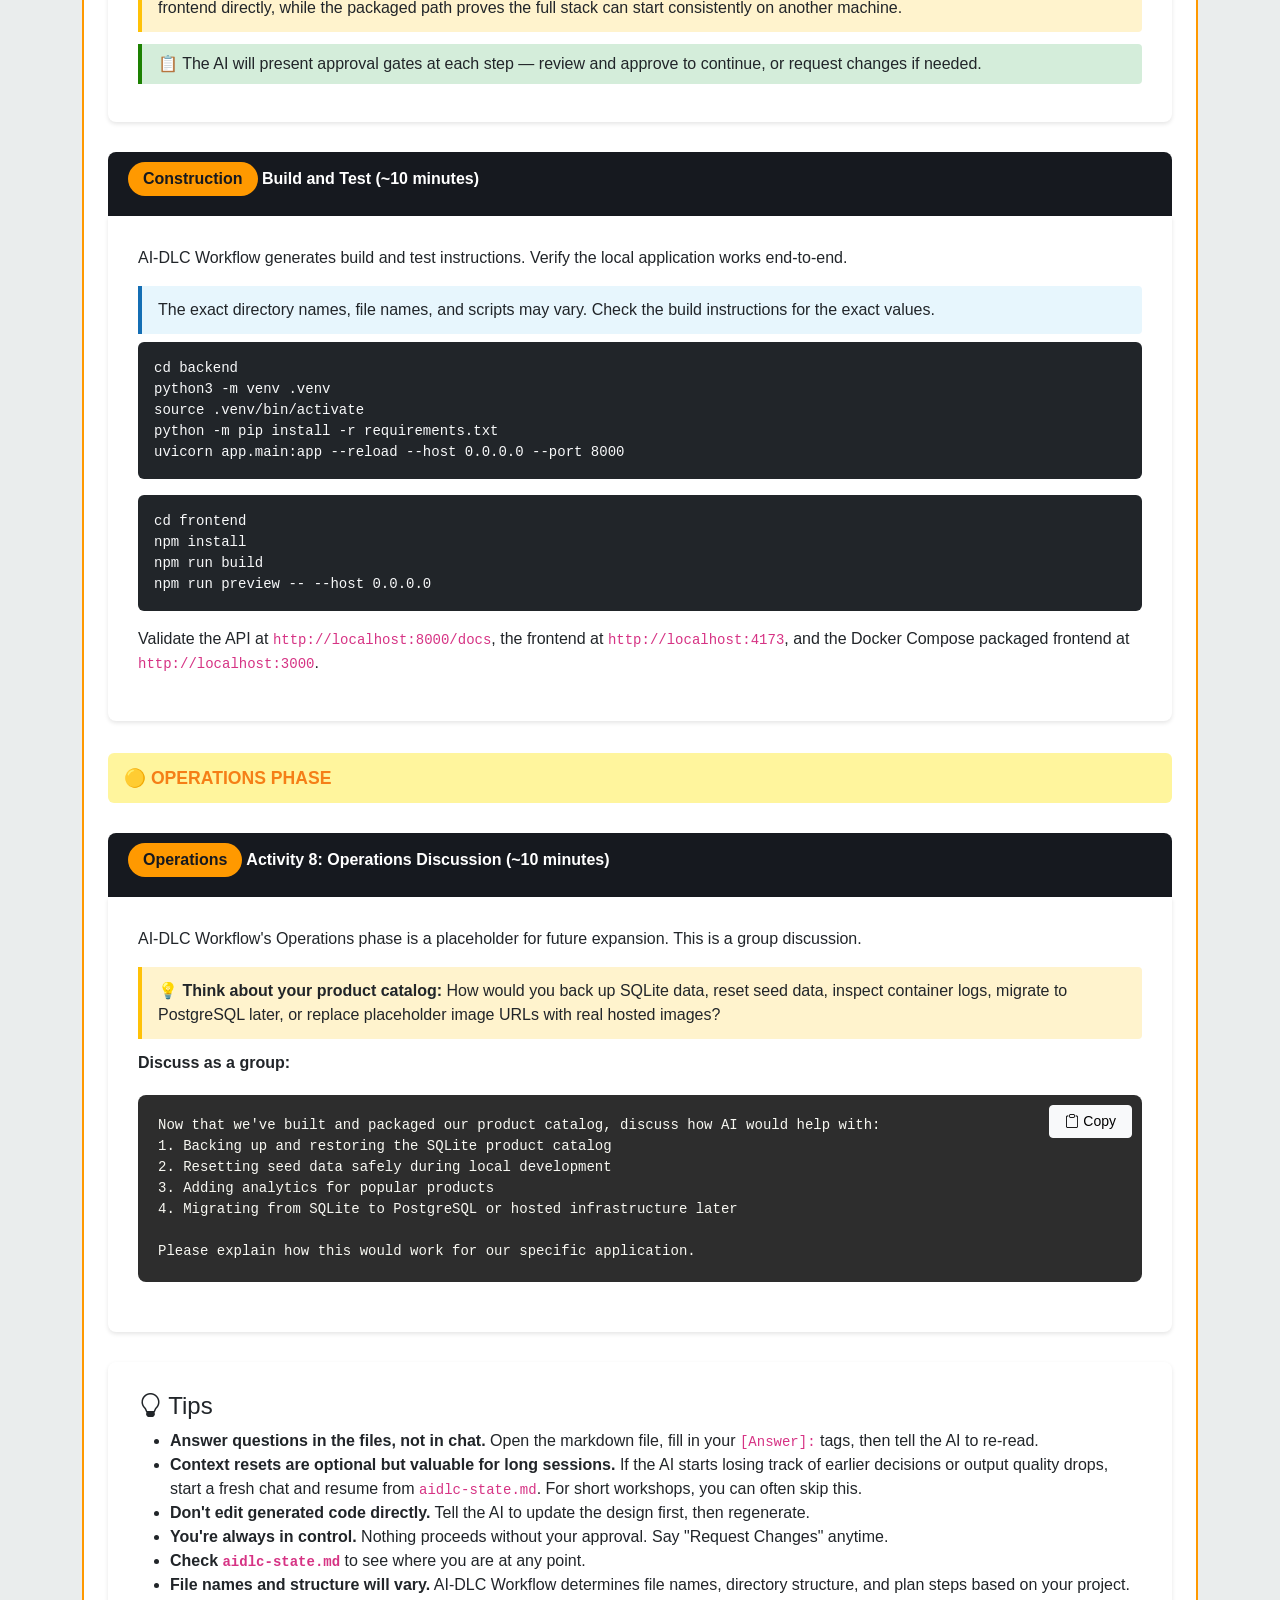
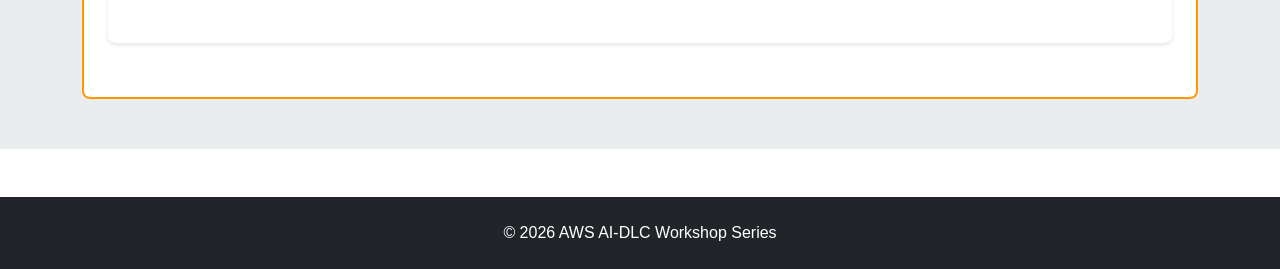
<file: website/public/ecommerce-catalog.html>
<!DOCTYPE html>
<html lang="en">
<head>
    <meta charset="UTF-8">
    <meta name="viewport" content="width=device-width, initial-scale=1.0">
    <title>Workshop 4: E-Commerce Product Catalog - AI-DLC Workshop</title>
    <meta name="description" content="Build a local-first product catalog system with React, FastAPI, SQLite, and incremental unit-by-unit development using AI-DLC methodology.">
    <link href="https://cdn.jsdelivr.net/npm/bootstrap@5.3.2/dist/css/bootstrap.min.css" rel="stylesheet">
    <link rel="stylesheet" href="https://cdn.jsdelivr.net/npm/bootstrap-icons@1.11.3/font/bootstrap-icons.min.css">
    <link rel="stylesheet" href="assets/css/styles.css">
    <style>
        .method-tabs { border: 2px solid var(--aws-orange); border-radius: 8px 8px 0 0; background: var(--aws-squid-ink); padding: 0; }
        .method-tabs .nav-item { flex: 1; }
        .method-tabs .nav-link { font-weight: 600; padding: .85rem 1.5rem; color: #aaa; border: none; border-radius: 0; text-align: center; transition: all .2s; }
        .method-tabs .nav-link:hover { color: #fff; background: rgba(255,153,0,.1); }
        .method-tabs .nav-link.active { background: var(--aws-orange); color: var(--aws-squid-ink); }
        .method-tabs .nav-item:first-child .nav-link { border-radius: 6px 0 0 0; }
        .method-tabs .nav-item:last-child .nav-link { border-radius: 0 6px 0 0; }
        .tab-content-bordered { border: 2px solid var(--aws-orange); border-top: none; border-radius: 0 0 8px 8px; padding: 1.5rem; background: #fff; }
        .think-box { background: #fff3cd; border-left: 4px solid #ffc107; padding: .75rem 1rem; border-radius: 0 4px 4px 0; margin: .75rem 0; }
        .gate-box { background: #d4edda; border-left: 4px solid #1D8102; padding: .5rem 1rem; border-radius: 0 4px 4px 0; margin: .5rem 0; }
        .context-reset { background: #fce4ec; border-left: 4px solid #e91e63; padding: .5rem 1rem; border-radius: 0 4px 4px 0; margin: .75rem 0; font-size: .9rem; }
        .note-box { background: #E7F6FD; border-left: 4px solid var(--aws-blue); padding: .75rem 1rem; border-radius: 0 4px 4px 0; margin: .5rem 0; }
        .phase-divider { padding: .75rem 1rem; border-radius: 6px; font-weight: 600; font-size: 1.1rem; margin: 2rem 0 1.5rem; }
        .phase-inception { background: #bbdefb; color: #1565c0; }
        .phase-construction { background: #c8e6c9; color: #2e7d32; }
        .phase-operations { background: #fff59d; color: #f57f17; }
    </style>
</head>
<body>
    <nav class="navbar navbar-expand-lg navbar-dark bg-primary sticky-top">
        <div class="container">
            <a class="navbar-brand" href="index.html"><i class="bi bi-cpu"></i> AI-DLC Workshop Series</a>
            <button class="navbar-toggler" type="button" data-bs-toggle="collapse" data-bs-target="#navbarNav"><span class="navbar-toggler-icon"></span></button>
            <div class="collapse navbar-collapse" id="navbarNav">
                <ul class="navbar-nav ms-auto"><li class="nav-item"><a class="nav-link" href="index.html">Home</a></li></ul>
            </div>
        </div>
    </nav>
    <section class="workshop-detail">
        <div class="container">
            <a href="index.html" class="btn btn-outline-primary back-btn"><i class="bi bi-arrow-left"></i> Back to Workshops</a>
            <h2 class="mb-4"><span id="workshop-number"></span>E-Commerce Product Catalog</h2>
            <p class="lead">Duration: 2-3 hours | Build a local-first full-stack product catalog using AI-DLC methodology</p>
            <div class="vision-section">
                <div class="alert alert-info"><i class="bi bi-info-circle"></i> This workshop demonstrates incremental unit-by-unit development. Build, test, and validate each unit before moving forward.</div>
                <h3>Workshop Overview</h3>
                <p><strong>Stack:</strong> React / Vite / FastAPI / SQLite / Docker Compose</p>
                <p>Apply AI-DLC methodology to build a local-first e-commerce product catalog. Customers can browse products, search, view details, and add items to a SQLite-backed cart. Admins can manage products and inventory without login. Product images use static placeholder image URLs.</p>
                <h4 class="mt-4">Prerequisites</h4>
                <ul>
                    <li>Basic programming knowledge</li>
                    <li>Access to AI assistant (Kiro, Claude, Cursor, etc.)</li>
                    <li>Node.js LTS and npm</li>
                    <li>Python 3.11+, <code>venv</code>, and <code>pip</code></li>
                    <li>Browser for local frontend and API docs validation</li>
                    <li>Docker Compose for the Operations packaging step</li>
                    <li>Code editor</li>
                </ul>
            </div>
            <h3 class="mt-5 mb-3">Workshop Activities</h3>
            <ul class="nav nav-tabs method-tabs" role="tablist">
                <li class="nav-item"><a class="nav-link active" data-bs-toggle="tab" href="#tab-workflow" role="tab"><i class="bi bi-diagram-3"></i> Using AI-DLC Workflow</a></li>
                <li class="nav-item"><a class="nav-link" data-bs-toggle="tab" href="#tab-prompts" role="tab"><i class="bi bi-clipboard"></i> Copy-Paste Prompts</a></li>
            </ul>
            <div class="tab-content tab-content-bordered">
<!-- ==================== AI-DLC WORKFLOW TAB ==================== -->
<div class="tab-pane fade show active" id="tab-workflow" role="tabpanel">
    <div class="alert alert-info"><i class="bi bi-info-circle"></i> <strong>Prerequisite:</strong> AI-DLC Workflow rules installed in your coding assistant. <a href="setup-instructions.html#workshop-4-setup">Workshop 4 Setup Instructions →</a></div>
    <div class="alert alert-warning"><i class="bi bi-exclamation-triangle"></i> AI-DLC Workflow is adaptive. Based on how you answer questions, the complexity of your request, and the AI's assessment, some stages may be skipped, combined, or run at different levels of detail. The workflow tells you what it's doing — follow its lead and approve or request changes at each gate.</div>

    <div class="mb-4">
        <div class="prompt-title"><span class="step-badge">Start</span> Activity 1: Start the Workflow (10 minutes)</div>
        <div class="vision-section" style="border-radius:0 0 8px 8px;margin-top:0">
            <p>You kick off the entire workflow with a single prompt describing what you want to build. AI-DLC Workflow takes it from there.</p>
            <div class="think-box">💡 <strong>Think about your product catalog:</strong> This one prompt captures the intent — customers browsing and buying, admins managing. The workflow handles the phasing automatically.</div>
            <p><strong>Open a new chat and type:</strong></p>
            <div class="prompt-box"><button class="btn btn-sm btn-light copy-btn" onclick="copyId('wf-0',event)"><i class="bi bi-clipboard"></i> Copy</button><pre id="wf-0">Using AI-DLC, build a local-first e-commerce product catalog using React, Vite, FastAPI, SQLite, and Docker Compose for Operations packaging. Customers can browse products, search, view details, and add items to a SQLite-backed cart. Admins can manage products and inventory without login. Use static placeholder image URLs.</pre></div>
            <p>AI-DLC Workflow activates, displays a welcome message, scans your workspace, sets up <code>aidlc-docs/</code>, and proceeds to the next stage.</p>
        </div>
    </div>

    <div class="phase-divider phase-inception">🔵 INCEPTION PHASE — No code is generated. This phase is about understanding what to build and why.</div>

    <div class="mb-4">
        <div class="prompt-title"><span class="step-badge">Inception</span> Activity 2: Requirements Analysis (~15 minutes)</div>
        <div class="vision-section" style="border-radius:0 0 8px 8px;margin-top:0">
            <p>The AI analyzes your request and asks clarifying questions about anything unclear. You'll also see a question about enabling security extension rules.</p>
            <div class="think-box">💡 <strong>Think about your product catalog:</strong> What product categories exist? How does search work — by name, category, price range? What does the SQLite-backed cart look like? What can admins do — CRUD products and manage inventory? Product images should be static placeholder URLs, not uploaded files.</div>
            <p><strong>When the AI presents the questions file:</strong> Open it, fill in your <code>[Answer]:</code> tags. For the security extension question, answer "No" since this is a prototype. Then tell the AI:</p>
            <div class="prompt-box"><button class="btn btn-sm btn-light copy-btn" onclick="copyId('wf-1',event)"><i class="bi bi-clipboard"></i> Copy</button><pre id="wf-1">I have answered the clarification questions. Please re-read the file and proceed.</pre></div>
            <p>The AI may ask follow-up questions. Once resolved, it generates a requirements document.</p>
            <div class="gate-box">📋 The AI will present an approval gate — review the output and approve to continue, or request changes if needed.</div>
        </div>
    </div>

    <div class="mb-4">
        <div class="prompt-title"><span class="step-badge">Inception</span> Activity 3: User Stories (~20 minutes)</div>
        <div class="vision-section" style="border-radius:0 0 8px 8px;margin-top:0">
            <p>The AI creates user stories that become the contract for what gets built. It runs in two parts: first it plans how to structure the stories, then it generates them with personas and acceptance criteria.</p>
            <div class="think-box">💡 <strong>Think about your product catalog:</strong> You'll get stories for both customer-facing features (browsing, search, SQLite-backed cart) and admin features (product management, inventory without login). The acceptance criteria define the contract for code generation.</div>
            <p><strong>Part 1 — Planning:</strong> The AI creates a story generation plan with questions. Open the plan file, fill in your answers, then tell the AI you're done.</p>
            <div class="gate-box">📋 The AI will present an approval gate — review the output and approve to continue, or request changes if needed.</div>
            <p class="mt-3"><strong>Part 2 — Generation:</strong> The AI executes the plan step by step, marking checkboxes as it goes.</p>
            <div class="gate-box">📋 The AI will present an approval gate — review the output and approve to continue, or request changes if needed.</div>
            <div class="context-reset">💡 <strong>Context reset (optional):</strong> For longer sessions, starting a fresh chat here helps maintain output quality. Resume with: <code>Go to aidlc-docs/aidlc-state.md, find the first unchecked item, then go to the corresponding plan file and resume from that point.</code> For shorter workshops, you can skip this and continue in the same chat.</div>
        </div>
    </div>

    <div class="mb-4">
        <div class="prompt-title"><span class="step-badge">Inception</span> Activity 4: Workflow Planning + Units (~10 minutes)</div>
        <div class="vision-section" style="border-radius:0 0 8px 8px;margin-top:0">
            <p>The AI determines which Construction stages to run and decomposes the system into multiple units that can be built independently. Units are ordered so everything is built properly.</p>
            <div class="think-box">💡 <strong>Think about your product catalog:</strong> Expect units like product catalog/browsing, search, shopping cart, and admin management. The ordering matters — data models and core catalog before cart and admin features.</div>
            <p>If you want local packaging and Local Packaging is marked SKIP:</p>
            <div class="prompt-box"><button class="btn btn-sm btn-light copy-btn" onclick="copyId('wf-2',event)"><i class="bi bi-clipboard"></i> Copy</button><pre id="wf-2">Add Local Packaging to the plan. We need backend and frontend Dockerfiles, docker-compose.yml, .env.example, SQLite persistence, and a local deployment guide for the Operations step.</pre></div>
            <div class="gate-box mt-2">📋 The AI will present an approval gate — review the execution plan and approve to continue, or request changes if needed.</div>
            <div class="context-reset">💡 <strong>Context reset (optional):</strong> Starting a fresh chat before Construction can help if the Inception phase was long. Skip if things are going smoothly.</div>
        </div>
    </div>

    <div class="phase-divider phase-construction">🟢 CONSTRUCTION PHASE</div>

    <div class="mb-4">
        <div class="prompt-title"><span class="step-badge">Construction</span> Activity 5: Functional Design (~20 minutes)</div>
        <div class="vision-section" style="border-radius:0 0 8px 8px;margin-top:0">
            <p>AI-DLC Workflow designs the detailed component model — all components, data models, APIs, and how they interact. No code yet.</p>
            <div class="think-box">💡 <strong>Think about your product catalog:</strong> The design will cover React components, FastAPI routes, SQLite tables, repositories, product management, catalog browsing, search, cart, and admin inventory screens. Watch how the AI maps each component back to user stories.</div>
            <div class="gate-box">📋 The AI will present an approval gate — review the output and approve to continue, or request changes if needed.</div>
        </div>
    </div>

    <div class="mb-4">
        <div class="prompt-title"><span class="step-badge">Construction</span> Activity 6: Code Generation (~60 minutes)</div>
        <div class="vision-section" style="border-radius:0 0 8px 8px;margin-top:0">
            <p>The main build activity. AI-DLC Workflow's Construction phase has a built-in per-unit loop — for each unit of work, it runs design and code generation stages in sequence, completing each unit fully before moving to the next. The approval gate after each unit says "Continue to next unit" or "Proceed to Build &amp; Test." This is less explicit than a manual tracker (like the one in the Copy-Paste Prompts tab), but the workflow handles the cycling automatically.</p>
            <div class="think-box">💡 <strong>Think about your product catalog:</strong> The AI will implement each unit across backend, frontend, and database as needed. Watch how it ensures previously implemented units still work as new ones are added. After all units, it runs comprehensive local tests.</div>
            <p><strong>Part 1 — Planning:</strong> The AI creates a code generation plan with numbered, checkboxed steps.</p>
            <div class="gate-box">📋 The AI will present an approval gate — review the output and approve to continue, or request changes if needed.</div>
            <p class="mt-3"><strong>Part 2 — Generation:</strong> The AI implements each unit, tests it, validates integration, and marks it complete before moving to the next.</p>
            <div class="gate-box">📋 The AI will present an approval gate when done — review the output and approve to continue, or request changes if needed.</div>
            <div class="context-reset">💡 <strong>Context reset (optional):</strong> Consider a fresh chat if the session has been running long. Skip if things are going smoothly.</div>
        </div>
    </div>

    <div class="mb-4">
        <div class="prompt-title"><span class="step-badge">Operations</span> Activity 7: Local Full-Stack Packaging (~20 minutes)</div>
        <div class="vision-section" style="border-radius:0 0 8px 8px;margin-top:0">
            <p>The AI packages the local full-stack application for repeatable Operations use. This covers:</p>
            <ul>
                <li>Backend Dockerfile for the FastAPI service</li>
                <li>Frontend Dockerfile or Nginx static container for the React build</li>
                <li><code>docker-compose.yml</code> exposing the backend at <code>http://localhost:8000</code> and frontend at <code>http://localhost:3000</code></li>
                <li>Persistent SQLite storage under <code>./data/catalog.db</code></li>
                <li><code>.env.example</code>, local deployment guide, and validation report</li>
            </ul>
            <div class="think-box">💡 <strong>Think about your product catalog:</strong> Docker Compose is for the Operations step. The first development path can run backend and frontend directly, while the packaged path proves the full stack can start consistently on another machine.</div>
            <div class="gate-box">📋 The AI will present approval gates at each step — review and approve to continue, or request changes if needed.</div>
        </div>
    </div>

    <div class="mb-4">
        <div class="prompt-title"><span class="step-badge">Construction</span> Build and Test (~10 minutes)</div>
        <div class="vision-section" style="border-radius:0 0 8px 8px;margin-top:0">
            <p>AI-DLC Workflow generates build and test instructions. Verify the local application works end-to-end.</p>
            <div class="note-box">The exact directory names, file names, and scripts may vary. Check the build instructions for the exact values.</div>
            <pre class="bg-dark text-light p-3 rounded">cd backend
python3 -m venv .venv
source .venv/bin/activate
python -m pip install -r requirements.txt
uvicorn app.main:app --reload --host 0.0.0.0 --port 8000</pre>
            <pre class="bg-dark text-light p-3 rounded">cd frontend
npm install
npm run build
npm run preview -- --host 0.0.0.0</pre>
            <p>Validate the API at <code>http://localhost:8000/docs</code>, the frontend at <code>http://localhost:4173</code>, and the Docker Compose packaged frontend at <code>http://localhost:3000</code>.</p>
        </div>
    </div>

    <div class="phase-divider phase-operations">🟡 OPERATIONS PHASE</div>

    <div class="mb-4">
        <div class="prompt-title"><span class="step-badge">Operations</span> Activity 8: Operations Discussion (~10 minutes)</div>
        <div class="vision-section" style="border-radius:0 0 8px 8px;margin-top:0">
            <p>AI-DLC Workflow's Operations phase is a placeholder for future expansion. This is a group discussion.</p>
            <div class="think-box">💡 <strong>Think about your product catalog:</strong> How would you back up SQLite data, reset seed data, inspect container logs, migrate to PostgreSQL later, or replace placeholder image URLs with real hosted images?</div>
            <p><strong>Discuss as a group:</strong></p>
            <div class="prompt-box"><button class="btn btn-sm btn-light copy-btn" onclick="copyId('wf-3',event)"><i class="bi bi-clipboard"></i> Copy</button><pre id="wf-3">Now that we've built and packaged our product catalog, discuss how AI would help with:
1. Backing up and restoring the SQLite product catalog
2. Resetting seed data safely during local development
3. Adding analytics for popular products
4. Migrating from SQLite to PostgreSQL or hosted infrastructure later

Please explain how this would work for our specific application.</pre></div>
        </div>
    </div>

    <div class="vision-section">
        <h4><i class="bi bi-lightbulb"></i> Tips</h4>
        <ul>
            <li><strong>Answer questions in the files, not in chat.</strong> Open the markdown file, fill in your <code>[Answer]:</code> tags, then tell the AI to re-read.</li>
            <li><strong>Context resets are optional but valuable for long sessions.</strong> If the AI starts losing track of earlier decisions or output quality drops, start a fresh chat and resume from <code>aidlc-state.md</code>. For short workshops, you can often skip this.</li>
            <li><strong>Don't edit generated code directly.</strong> Tell the AI to update the design first, then regenerate.</li>
            <li><strong>You're always in control.</strong> Nothing proceeds without your approval. Say "Request Changes" anytime.</li>
            <li><strong>Check <code>aidlc-state.md</code></strong> to see where you are at any point.</li>
            <li><strong>File names and structure will vary.</strong> AI-DLC Workflow determines file names, directory structure, and plan steps based on your project.</li>
        </ul>
    </div>
</div>
<!-- ==================== COPY-PASTE PROMPTS TAB ==================== -->
<div class="tab-pane fade" id="tab-prompts" role="tabpanel">
    <div class="alert alert-secondary"><i class="bi bi-clipboard"></i> Copy and paste each prompt into your AI assistant. Follow the activities in order.</div>

    <div class="mb-4">
        <div class="prompt-title"><span class="step-badge">Setup</span> Activity 1: Setup (10 minutes)</div>
        <div class="prompt-box"><button class="btn btn-sm btn-light copy-btn" onclick="copyId('p-0',event)"><i class="bi bi-clipboard"></i> Copy</button><pre id="p-0">We will work on building an application today. For every front end and backend component we will create a project folder. All documents will reside in the aidlc-docs folder. Throughout our session I'll ask you to plan your work ahead and create an md file for the plan. You may work only after I approve said plan. These plans will always be stored in aidlc-docs/plans folder. You will create many types of documents in the md format. Requirement, features changes documents will reside in aidlc-docs/requirements folder. User stories must be stored in the aidlc-docs/story-artifacts folder. Architecture and Design documents must be stored in the aidlc-docs/design-artifacts folder. All prompts in order must be stored in the aidlc-docs/prompts.md file. Confirm your understanding of this prompt. Create the necessary folders and files for storage, if they do not exist already.</pre></div>
    </div>

    <div class="mb-4">
        <div class="prompt-title"><span class="step-badge">Inception</span> Activity 2: Intent Definition (5 minutes)</div>
        <div class="prompt-box"><button class="btn btn-sm btn-light copy-btn" onclick="copyId('p-1',event)"><i class="bi bi-clipboard"></i> Copy</button><pre id="p-1">Intent:
Build a product catalog system where customers can browse products, search, view details, and add items to cart. Admins can manage products and inventory.
Use React, Vite, FastAPI, SQLite, and Docker Compose for Operations packaging. Persist products, inventory, and cart data in SQLite. Admin management has no login. Product images use static placeholder image URLs.

Do not propose solutions yet.
Acknowledge the intent and confirm understanding.</pre></div>
        <div class="alert alert-warning mt-2"><strong>Follow-up:</strong> Answer any clarifying questions.</div>
    </div>

    <div class="mb-4">
        <div class="prompt-title"><span class="step-badge">Inception</span> Activity 3: User Stories Creation (20 minutes)</div>
        <div class="prompt-box"><button class="btn btn-sm btn-light copy-btn" onclick="copyId('p-2',event)"><i class="bi bi-clipboard"></i> Copy</button><pre id="p-2">Your Role: You are an expert product manager with e-commerce domain expertise. Before you start the task as mentioned below, please do the planning and write your steps in the aidlc-docs/plans/user_stories_plan.md file with checkboxes against each step in the plan. List your Deliverables in the plan. If any step needs my clarification, please add it to the step to interact with me and get my confirmation. Do not make critical decisions on your own. Once you produce the plan, ask for my review and approval. After my approval, you can go ahead to execute the same plan one step at a time. Once you finish each step, mark the checkboxes as done in the plan.

Your Task: Build comprehensive user stories for the product catalog system based on the intent. Include customer-facing features (browsing, search, cart) and admin features (product management, inventory).

Write the user stories to aidlc-docs/story-artifacts/user_stories.md</pre></div>
        <div class="alert alert-warning mt-2"><strong>Follow-up:</strong> Review the plan, provide feedback, then respond: <code>I reviewed the plan. Please proceed with the approved approach.</code></div>
    </div>

    <div class="mb-4">
        <div class="prompt-title"><span class="step-badge">Inception</span> Activity 4: Units Definition (15 minutes)</div>
        <div class="prompt-box"><button class="btn btn-sm btn-light copy-btn" onclick="copyId('p-3',event)"><i class="bi bi-clipboard"></i> Copy</button><pre id="p-3">Your Role: You are an experienced software architect. Before you start the task as mentioned below, please do the planning and write your steps in the aidlc-docs/plans/units_plan.md file with checkboxes against each step in the plan. If any step needs my clarification, please add it to the step to interact with me and get my confirmation. Do not make critical decisions on your own. Once you produce the plan, ask for my review and approval. After my approval, you can go ahead to execute the same plan one step at a time. Once you finish each step, mark the checkboxes as done in the plan.

Your Task: Group the user stories in aidlc-docs/story-artifacts/user_stories.md into multiple units that can be built independently. Each unit contains highly cohesive user stories that can be built by a single team. The units are loosely coupled with each other. For each unit, write the respective user stories and acceptance criteria.

Write the units to aidlc-docs/story-artifacts/units.md</pre></div>
        <div class="alert alert-warning mt-2"><strong>Follow-up:</strong> Review and approve the plan.</div>
    </div>

    <div class="mb-4">
        <div class="prompt-title"><span class="step-badge">Construction</span> Activity 5: Domain Model Creation (20 minutes)</div>
        <div class="prompt-box"><button class="btn btn-sm btn-light copy-btn" onclick="copyId('p-4',event)"><i class="bi bi-clipboard"></i> Copy</button><pre id="p-4">Your Role: You are an experienced software architect and engineer. Before you start the task as mentioned below, please do the planning and write your steps in the aidlc-docs/plans/domain_model_plan.md file with checkboxes against each step in the plan. List your Deliverables in the plan file. If any step needs my clarification, please add it to the step to interact with me and get my confirmation. Do not make critical decisions on your own. Once you produce the plan, ask for my review and approval. After my approval, you can go ahead to execute the same plan one step at a time. Once you finish each step, mark the checkboxes as done in the plan.

Your Task: Design the domain model to implement all the user stories. This model shall contain all the React components, FastAPI routes, SQLite data models, repositories, APIs, and how the components interact to implement the user stories. The components should be at a business level, do not generate any code yet.

Write the domain model into aidlc-docs/design-artifacts/domain_model.md</pre></div>
        <div class="alert alert-warning mt-2"><strong>Follow-up:</strong> Review the domain model and provide feedback.</div>
    </div>

    <div class="mb-4">
        <div class="prompt-title"><span class="step-badge">Construction</span> Activity 6: Build Units Incrementally (60 minutes)</div>
        <div class="alert alert-primary"><i class="bi bi-info-circle"></i> <strong>Incremental Development:</strong> Build one unit at a time, test, validate, then move to the next.</div>

        <h5 class="mt-3">Step 6.1: Create Implementation Tracker (5 minutes)</h5>
        <div class="prompt-box"><button class="btn btn-sm btn-light copy-btn" onclick="copyId('p-5',event)"><i class="bi bi-clipboard"></i> Copy</button><pre id="p-5">Your Role: You are an experienced software engineer.

Your Task: 
1. Review the units in aidlc-docs/story-artifacts/units.md
2. Create a file aidlc-docs/plans/unit_implementation_tracker.md with:
   - Total number of units
   - List of all units with checkboxes (unchecked)
   - Suggested implementation order

Format:
# Unit Implementation Tracker

Total Units: X

## Implementation Order
- [ ] Unit 1: [Name] - [Brief description]
- [ ] Unit 2: [Name] - [Brief description]
- [ ] Unit 3: [Name] - [Brief description]
...

Show me the tracker file.</pre></div>

        <h5 class="mt-4">Step 6.2: Implement Each Unit (50 minutes)</h5>
        <div class="alert alert-info"><strong>Repeat for each unchecked unit in the tracker:</strong></div>
        <div class="prompt-box"><button class="btn btn-sm btn-light copy-btn" onclick="copyId('p-6',event)"><i class="bi bi-clipboard"></i> Copy</button><pre id="p-6">Your Task: Look at aidlc-docs/plans/unit_implementation_tracker.md and implement the next unchecked unit.

1. Implement ONLY that unit from aidlc-docs/story-artifacts/units.md
2. Refer to the domain model in aidlc-docs/design-artifacts/domain_model.md
3. Build SQLite data models/repositories, FastAPI routes, and React components for this unit as needed
4. Ensure all previously implemented units still work
5. Mark the unit as complete in the tracker by checking the checkbox

Tell me which unit you're implementing before you start.</pre></div>
        <div class="alert alert-warning mt-2"><strong>Test &amp; Validate:</strong><pre class="mb-0">Test the unit you just implemented:
1. Test this unit's functionality
2. Test integration with all previous units
3. Verify all user stories in this unit work

Show me:
- Test results
- Updated tracker showing this unit checked off
- How many units remain

Fix any issues before proceeding to the next unit.</pre></div>
        <div class="alert alert-success mt-2"><strong>Repeat:</strong> Continue implementing units one by one until all units in the tracker are checked off.</div>

        <h5 class="mt-4">Step 6.3: Final Integration Testing (5 minutes)</h5>
        <div class="prompt-box"><button class="btn btn-sm btn-light copy-btn" onclick="copyId('p-7',event)"><i class="bi bi-clipboard"></i> Copy</button><pre id="p-7">Your Task: All units in aidlc-docs/plans/unit_implementation_tracker.md should now be checked off. Run comprehensive end-to-end tests.

Test:
1. All units work independently
2. All integrations work correctly
3. Complete user flows work end-to-end
4. All user stories are satisfied

Show me complete test results and the final tracker with all units checked.</pre></div>
    </div>

    <div class="mb-4">
        <div class="prompt-title"><span class="step-badge">Operations</span> Activity 7: Local Full-Stack Packaging (20 minutes)</div>
        <div class="prompt-box"><button class="btn btn-sm btn-light copy-btn" onclick="copyId('p-8',event)"><i class="bi bi-clipboard"></i> Copy</button><pre id="p-8">Your Role: You are an experienced platform engineer. Before you start the task as mentioned below, please do the planning and write your steps in the aidlc-docs/plans/deployment_plan.md file with checkboxes against each step in the plan. List your Deliverables in the plan file. If any step needs my clarification, please add it to the step to interact with me and get my confirmation. Do not make critical decisions on your own. Once you produce the plan, ask for my review and approval. After my approval, you can go ahead to execute the same plan one step at a time. Once you finish each step, mark the checkboxes as done in the plan.

Your Task: Package the local-first React + FastAPI + SQLite product catalog for the Operations step. Do not require AWS services, AWS credentials, CloudFormation, or any cloud account.

Create:
- backend/Dockerfile for the FastAPI service
- frontend/Dockerfile or Nginx static container for the React build
- docker-compose.yml exposing backend at http://localhost:8000 and frontend at http://localhost:3000
- .env.example
- persistent SQLite storage under ./data/catalog.db
- DEPLOYMENT/local-deployment-guide.md
- DEPLOYMENT/validation-report.md

Requirements:
- Backend API docs work at http://localhost:8000/docs
- Frontend works at http://localhost:3000 when packaged
- Product, inventory, and cart data persist in SQLite
- Include commands for docker compose up --build, docker compose ps, docker compose logs, and docker compose down
- Validate customer browse/search/detail/cart flows and admin product/inventory flows
- Review the validation report and fix all identified issues, then update the validation report</pre></div>
        <div class="alert alert-warning mt-2"><strong>Follow-up:</strong> Review local packaging and test the running application.</div>
    </div>

    <!-- Expected Outcomes -->
    <div class="mt-5">
        <h3>Expected Outcomes</h3>
        <ul>
            <li>✅ A working local full-stack product catalog</li>
            <li>✅ Complete AI-DLC documentation trail</li>
            <li>✅ SQLite-backed product, inventory, and cart persistence</li>
            <li>✅ Docker Compose local packaging</li>
            <li>✅ Experience building units incrementally with test/validate workflow</li>
            <li>✅ Understanding of AI-DLC methodology</li>
        </ul>
    </div>
    <div class="mt-4">
        <h3>Extensions (Optional)</h3>
        <ul>
            <li>Add product recommendations</li>
            <li>Implement user authentication</li>
            <li>Add analytics dashboard</li>
            <li>Implement image upload</li>
        </ul>
    </div>
</div>
            </div>
        </div>
    </section>
    <footer class="bg-dark text-white text-center py-4 mt-5">
        <div class="container"><p class="mb-0">&copy; 2026 AWS AI-DLC Workshop Series</p></div>
    </footer>
    <script src="https://cdn.jsdelivr.net/npm/bootstrap@5.3.2/dist/js/bootstrap.bundle.min.js"></script>
    <script src="assets/js/ecommerce-catalog.js"></script>
    <script>
    function copyId(id, event) {
        const el = document.getElementById(id);
        navigator.clipboard.writeText(el.textContent.trim()).then(() => {
            const btn = event.target.closest('button');
            const orig = btn.innerHTML;
            btn.innerHTML = '<i class="bi bi-check"></i> Copied!';
            btn.classList.add('btn-success'); btn.classList.remove('btn-light');
            setTimeout(() => { btn.innerHTML = orig; btn.classList.remove('btn-success'); btn.classList.add('btn-light'); }, 2000);
        });
    }
    </script>
</body>
</html>
</file>
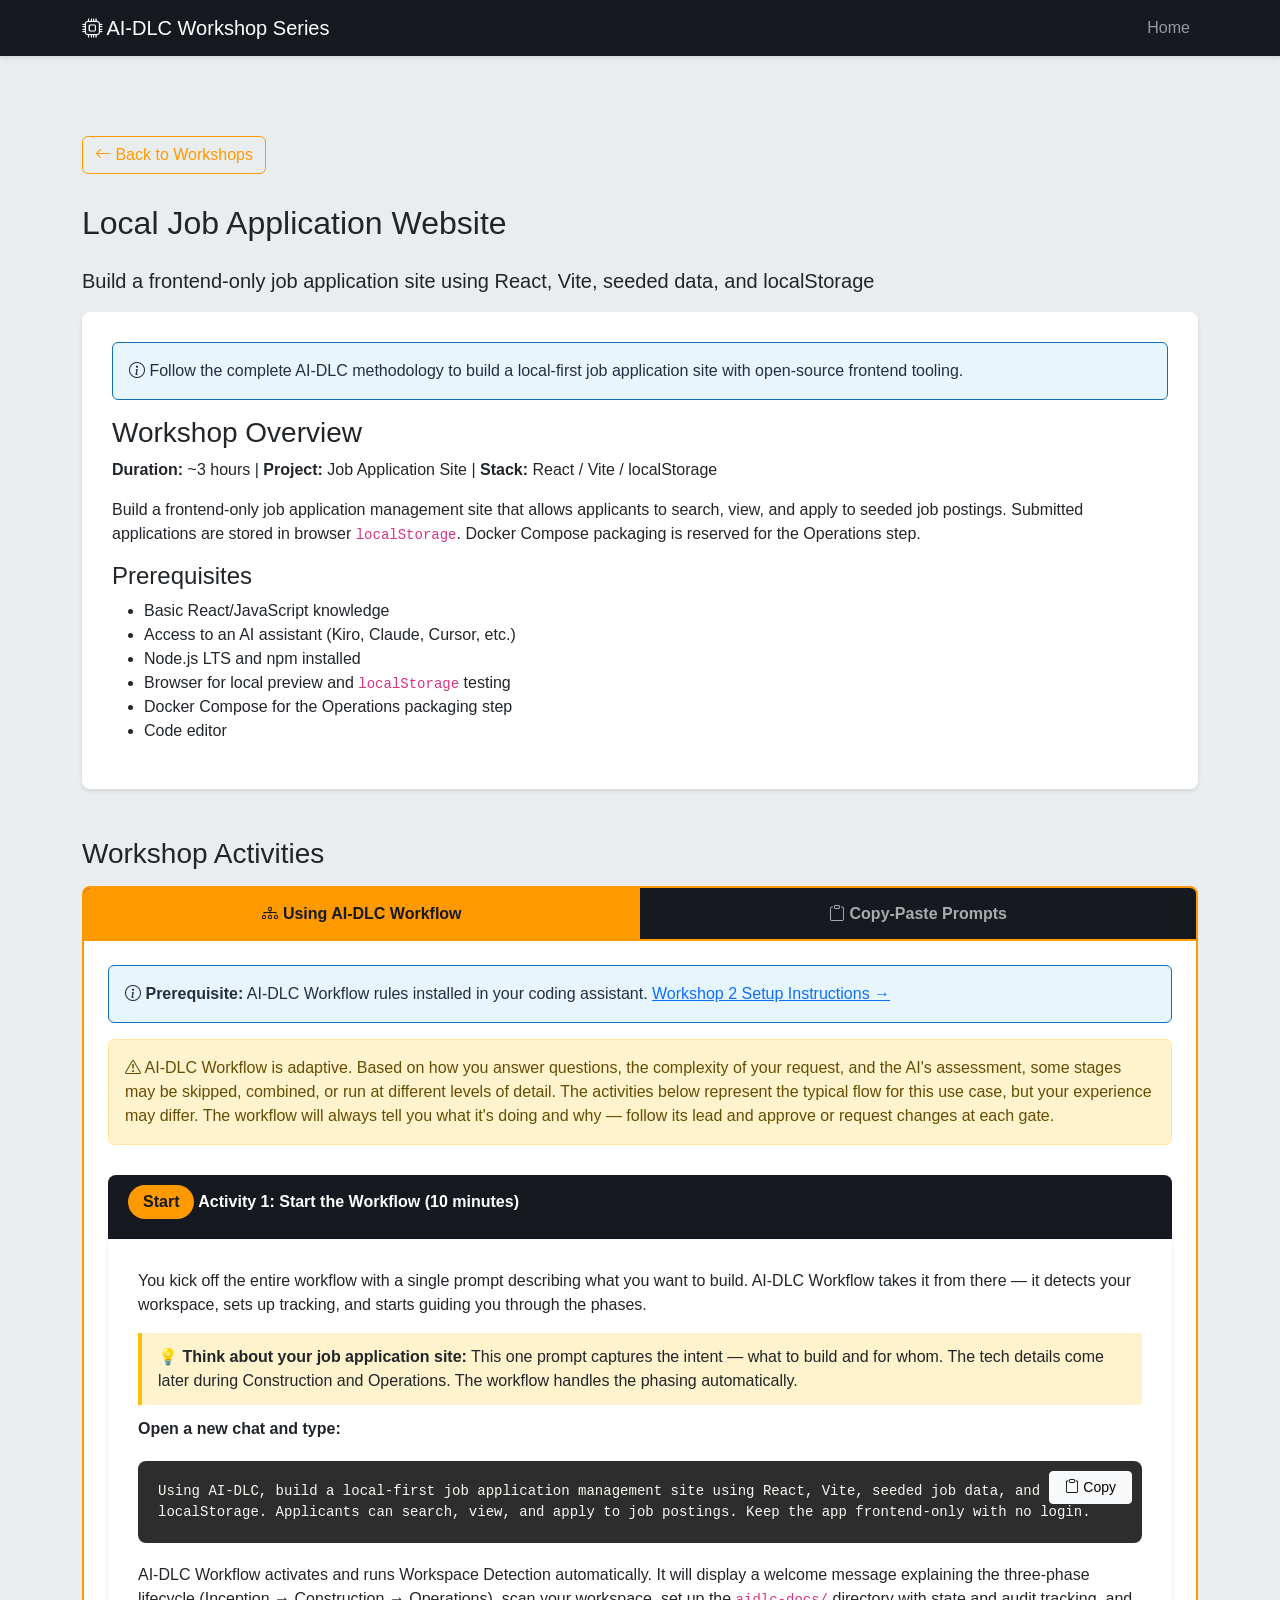
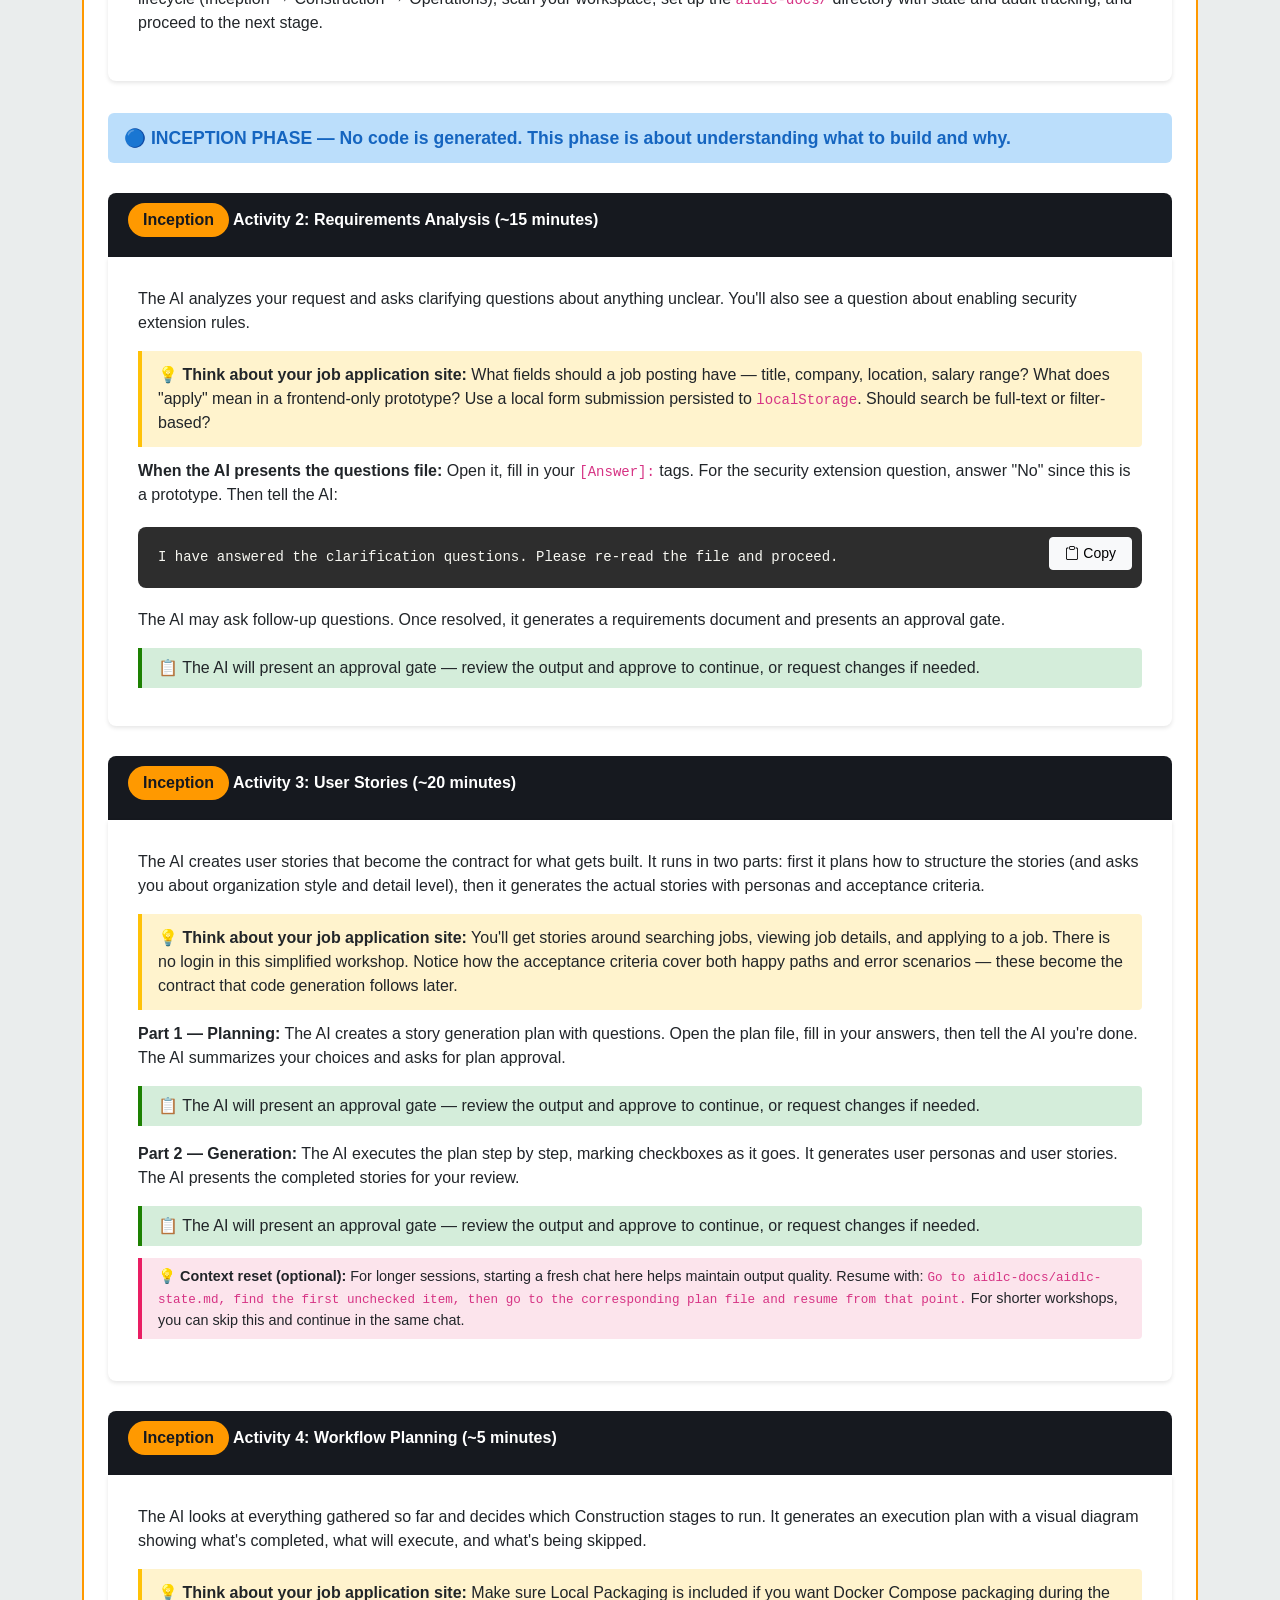
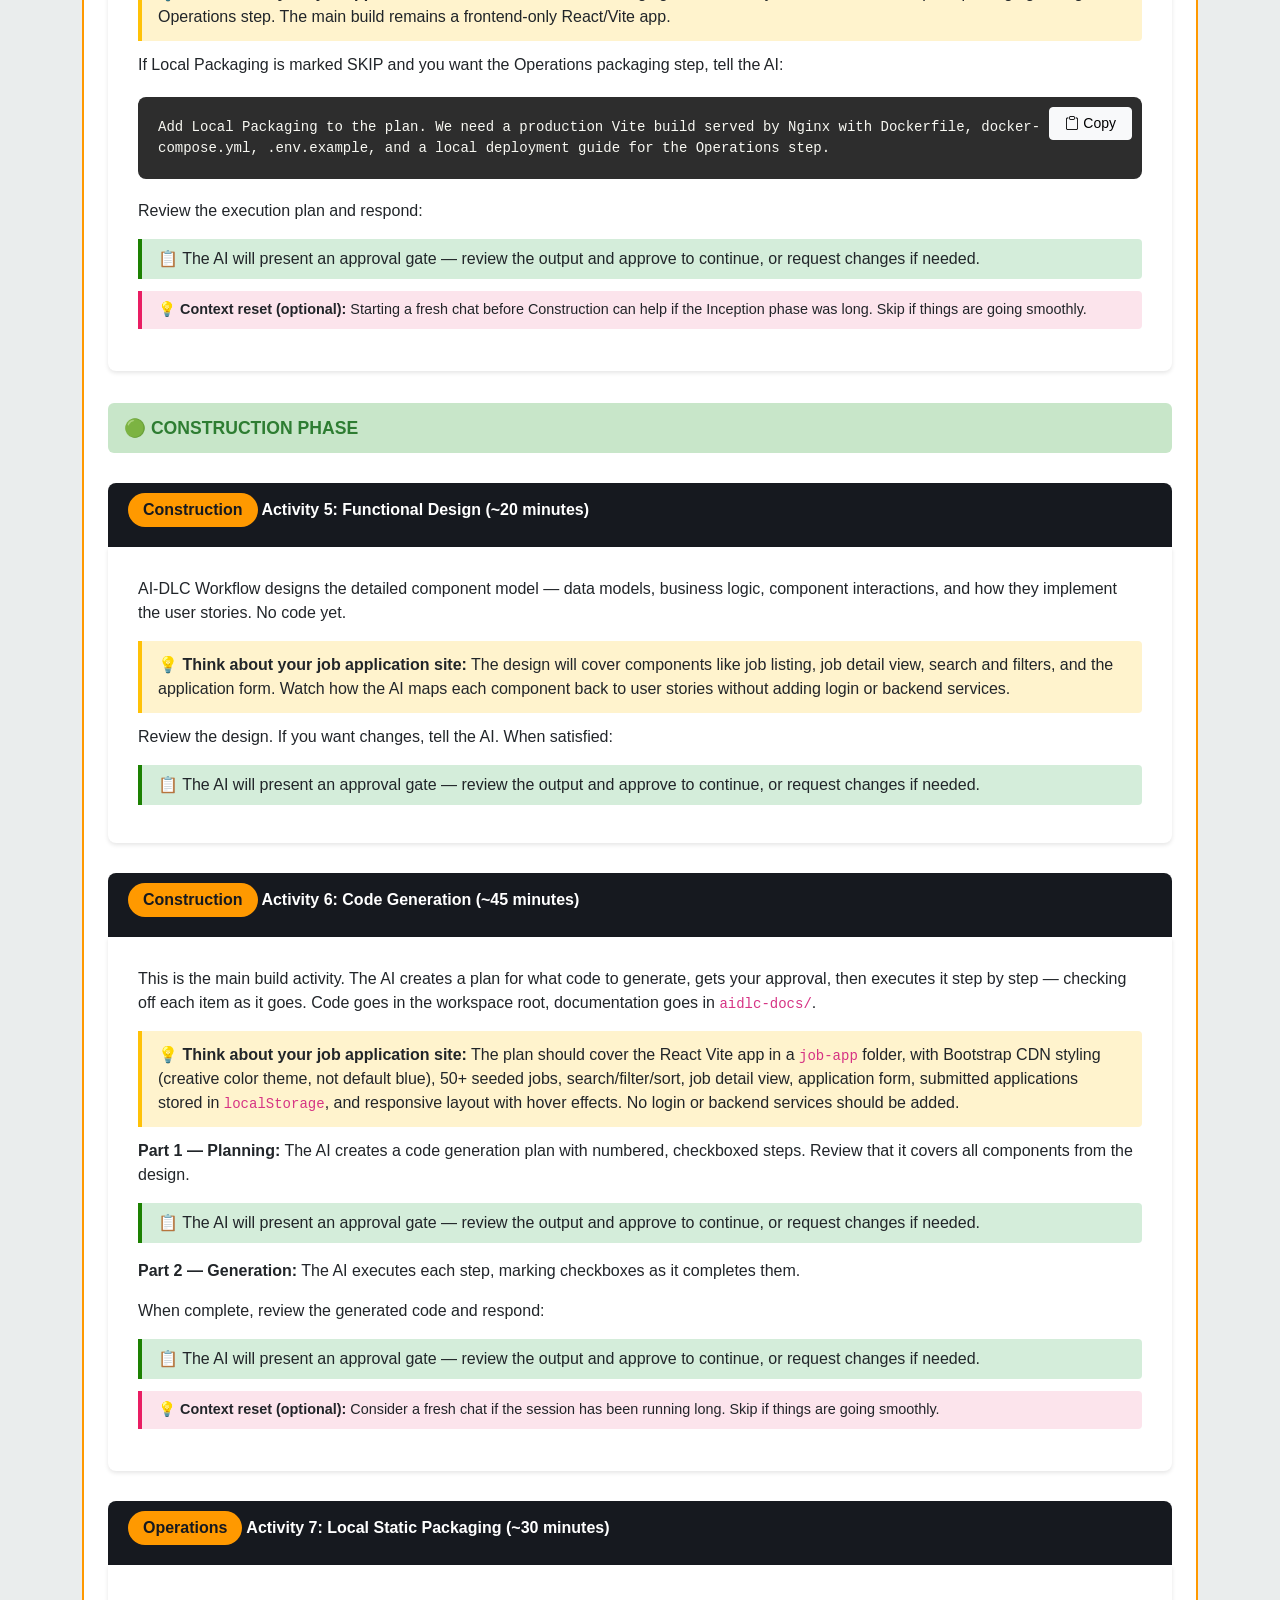
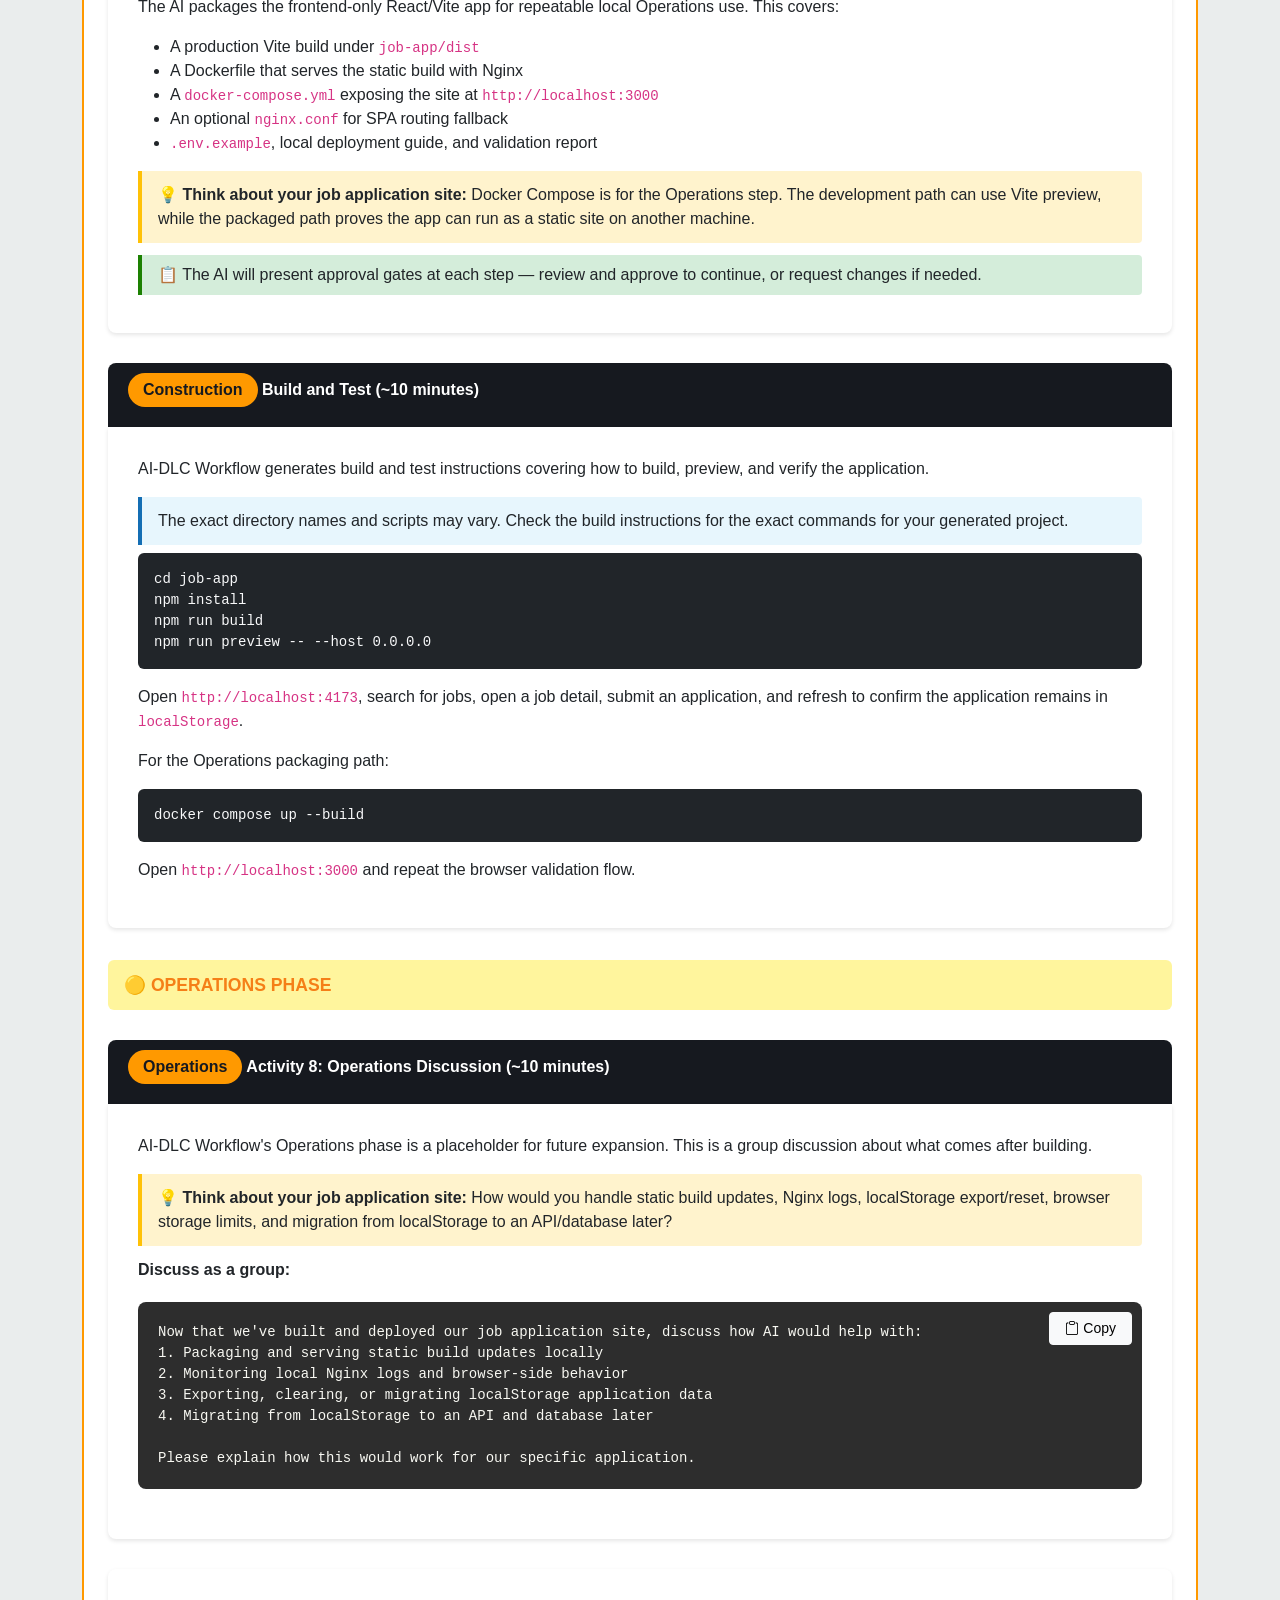
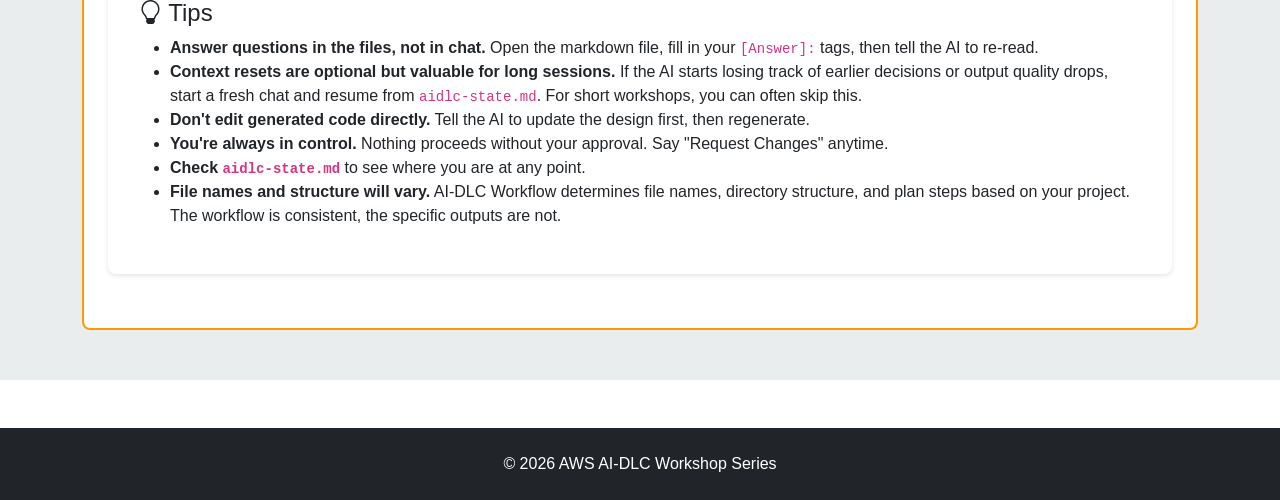
<file: website/public/job-application-cdk.html>
<!DOCTYPE html>
<html lang="en">
<head>
    <meta charset="UTF-8">
    <meta name="viewport" content="width=device-width, initial-scale=1.0">
    <title>Workshop 2: Local Job Application Website - AI-DLC Workshop</title>
    <meta name="description" content="Build a frontend-only React Vite job application site with seeded job data, localStorage applications, and Docker Compose packaging. Learn AI-DLC methodology.">
    <link href="https://cdn.jsdelivr.net/npm/bootstrap@5.3.2/dist/css/bootstrap.min.css" rel="stylesheet">
    <link rel="stylesheet" href="https://cdn.jsdelivr.net/npm/bootstrap-icons@1.11.3/font/bootstrap-icons.min.css">
    <link rel="stylesheet" href="assets/css/styles.css">
    <style>
        .method-tabs { border: 2px solid var(--aws-orange); border-radius: 8px 8px 0 0; background: var(--aws-squid-ink); padding: 0; }
        .method-tabs .nav-item { flex: 1; }
        .method-tabs .nav-link { font-weight: 600; padding: .85rem 1.5rem; color: #aaa; border: none; border-radius: 0; text-align: center; transition: all .2s; }
        .method-tabs .nav-link:hover { color: #fff; background: rgba(255,153,0,.1); }
        .method-tabs .nav-link.active { background: var(--aws-orange); color: var(--aws-squid-ink); }
        .method-tabs .nav-item:first-child .nav-link { border-radius: 6px 0 0 0; }
        .method-tabs .nav-item:last-child .nav-link { border-radius: 0 6px 0 0; }
        .tab-content-bordered { border: 2px solid var(--aws-orange); border-top: none; border-radius: 0 0 8px 8px; padding: 1.5rem; background: #fff; }
        .think-box { background: #fff3cd; border-left: 4px solid #ffc107; padding: .75rem 1rem; border-radius: 0 4px 4px 0; margin: .75rem 0; }
        .gate-box { background: #d4edda; border-left: 4px solid #1D8102; padding: .5rem 1rem; border-radius: 0 4px 4px 0; margin: .5rem 0; }
        .context-reset { background: #fce4ec; border-left: 4px solid #e91e63; padding: .5rem 1rem; border-radius: 0 4px 4px 0; margin: .75rem 0; font-size: .9rem; }
        .note-box { background: #E7F6FD; border-left: 4px solid var(--aws-blue); padding: .75rem 1rem; border-radius: 0 4px 4px 0; margin: .5rem 0; }
        .phase-divider { padding: .75rem 1rem; border-radius: 6px; font-weight: 600; font-size: 1.1rem; margin: 2rem 0 1.5rem; }
        .phase-inception { background: #bbdefb; color: #1565c0; }
        .phase-construction { background: #c8e6c9; color: #2e7d32; }
        .phase-operations { background: #fff59d; color: #f57f17; }
    </style>
</head>
<body>
    <nav class="navbar navbar-expand-lg navbar-dark bg-primary sticky-top">
        <div class="container">
            <a class="navbar-brand" href="index.html"><i class="bi bi-cpu"></i> AI-DLC Workshop Series</a>
            <button class="navbar-toggler" type="button" data-bs-toggle="collapse" data-bs-target="#navbarNav"><span class="navbar-toggler-icon"></span></button>
            <div class="collapse navbar-collapse" id="navbarNav">
                <ul class="navbar-nav ms-auto"><li class="nav-item"><a class="nav-link" href="index.html">Home</a></li></ul>
            </div>
        </div>
    </nav>
    <section class="workshop-detail">
        <div class="container">
            <a href="index.html" class="btn btn-outline-primary back-btn"><i class="bi bi-arrow-left"></i> Back to Workshops</a>
            <h2 class="mb-4"><span id="workshop-number"></span>Local Job Application Website</h2>
            <p class="lead">Build a frontend-only job application site using React, Vite, seeded data, and localStorage</p>
            <div class="vision-section">
                <div class="alert alert-info"><i class="bi bi-info-circle"></i> Follow the complete AI-DLC methodology to build a local-first job application site with open-source frontend tooling.</div>
                <h3>Workshop Overview</h3>
                <p><strong>Duration:</strong> ~3 hours | <strong>Project:</strong> Job Application Site | <strong>Stack:</strong> React / Vite / localStorage</p>
                <p>Build a frontend-only job application management site that allows applicants to search, view, and apply to seeded job postings. Submitted applications are stored in browser <code>localStorage</code>. Docker Compose packaging is reserved for the Operations step.</p>
                <h4>Prerequisites</h4>
                <ul>
                    <li>Basic React/JavaScript knowledge</li>
                    <li>Access to an AI assistant (Kiro, Claude, Cursor, etc.)</li>
                    <li>Node.js LTS and npm installed</li>
                    <li>Browser for local preview and <code>localStorage</code> testing</li>
                    <li>Docker Compose for the Operations packaging step</li>
                    <li>Code editor</li>
                </ul>
            </div>
            <h3 class="mt-5 mb-3">Workshop Activities</h3>
            <ul class="nav nav-tabs method-tabs" role="tablist">
                <li class="nav-item"><a class="nav-link active" data-bs-toggle="tab" href="#tab-workflow" role="tab"><i class="bi bi-diagram-3"></i> Using AI-DLC Workflow</a></li>
                <li class="nav-item"><a class="nav-link" data-bs-toggle="tab" href="#tab-prompts" role="tab"><i class="bi bi-clipboard"></i> Copy-Paste Prompts</a></li>
            </ul>
            <div class="tab-content tab-content-bordered">
<div class="tab-pane fade show active" id="tab-workflow" role="tabpanel">
    <div class="alert alert-info"><i class="bi bi-info-circle"></i> <strong>Prerequisite:</strong> AI-DLC Workflow rules installed in your coding assistant. <a href="setup-instructions.html#workshop-2-setup">Workshop 2 Setup Instructions →</a></div>
    <div class="alert alert-warning"><i class="bi bi-exclamation-triangle"></i> AI-DLC Workflow is adaptive. Based on how you answer questions, the complexity of your request, and the AI's assessment, some stages may be skipped, combined, or run at different levels of detail. The activities below represent the typical flow for this use case, but your experience may differ. The workflow will always tell you what it's doing and why — follow its lead and approve or request changes at each gate.</div>

    <!-- Activity 1 -->
    <div class="mb-4">
        <div class="prompt-title"><span class="step-badge">Start</span> Activity 1: Start the Workflow (10 minutes)</div>
        <div class="vision-section" style="border-radius:0 0 8px 8px;margin-top:0">
            <p>You kick off the entire workflow with a single prompt describing what you want to build. AI-DLC Workflow takes it from there — it detects your workspace, sets up tracking, and starts guiding you through the phases.</p>
            <div class="think-box">💡 <strong>Think about your job application site:</strong> This one prompt captures the intent — what to build and for whom. The tech details come later during Construction and Operations. The workflow handles the phasing automatically.</div>
            <p><strong>Open a new chat and type:</strong></p>
            <div class="prompt-box"><button class="btn btn-sm btn-light copy-btn" onclick="copyId('wf-0',event)"><i class="bi bi-clipboard"></i> Copy</button><pre id="wf-0">Using AI-DLC, build a local-first job application management site using React, Vite, seeded job data, and browser localStorage. Applicants can search, view, and apply to job postings. Keep the app frontend-only with no login.</pre></div>
            <p>AI-DLC Workflow activates and runs Workspace Detection automatically. It will display a welcome message explaining the three-phase lifecycle (Inception → Construction → Operations), scan your workspace, set up the <code>aidlc-docs/</code> directory with state and audit tracking, and proceed to the next stage.</p>
        </div>
    </div>

    <div class="phase-divider phase-inception">🔵 INCEPTION PHASE — No code is generated. This phase is about understanding what to build and why.</div>

    <!-- Activity 2 -->
    <div class="mb-4">
        <div class="prompt-title"><span class="step-badge">Inception</span> Activity 2: Requirements Analysis (~15 minutes)</div>
        <div class="vision-section" style="border-radius:0 0 8px 8px;margin-top:0">
            <p>The AI analyzes your request and asks clarifying questions about anything unclear. You'll also see a question about enabling security extension rules.</p>
            <div class="think-box">💡 <strong>Think about your job application site:</strong> What fields should a job posting have — title, company, location, salary range? What does "apply" mean in a frontend-only prototype? Use a local form submission persisted to <code>localStorage</code>. Should search be full-text or filter-based?</div>
            <p><strong>When the AI presents the questions file:</strong> Open it, fill in your <code>[Answer]:</code> tags. For the security extension question, answer "No" since this is a prototype. Then tell the AI:</p>
            <div class="prompt-box"><button class="btn btn-sm btn-light copy-btn" onclick="copyId('wf-1',event)"><i class="bi bi-clipboard"></i> Copy</button><pre id="wf-1">I have answered the clarification questions. Please re-read the file and proceed.</pre></div>
            <p>The AI may ask follow-up questions. Once resolved, it generates a requirements document and presents an approval gate.</p>
            <div class="gate-box">📋 The AI will present an approval gate — review the output and approve to continue, or request changes if needed.</div>
        </div>
    </div>

    <!-- Activity 3 -->
    <div class="mb-4">
        <div class="prompt-title"><span class="step-badge">Inception</span> Activity 3: User Stories (~20 minutes)</div>
        <div class="vision-section" style="border-radius:0 0 8px 8px;margin-top:0">
            <p>The AI creates user stories that become the contract for what gets built. It runs in two parts: first it plans how to structure the stories (and asks you about organization style and detail level), then it generates the actual stories with personas and acceptance criteria.</p>
            <div class="think-box">💡 <strong>Think about your job application site:</strong> You'll get stories around searching jobs, viewing job details, and applying to a job. There is no login in this simplified workshop. Notice how the acceptance criteria cover both happy paths and error scenarios — these become the contract that code generation follows later.</div>
            <p><strong>Part 1 — Planning:</strong> The AI creates a story generation plan with questions. Open the plan file, fill in your answers, then tell the AI you're done. The AI summarizes your choices and asks for plan approval.</p>
            <div class="gate-box">📋 The AI will present an approval gate — review the output and approve to continue, or request changes if needed.</div>
            <p class="mt-3"><strong>Part 2 — Generation:</strong> The AI executes the plan step by step, marking checkboxes as it goes. It generates user personas and user stories. The AI presents the completed stories for your review.</p>
            <div class="gate-box">📋 The AI will present an approval gate — review the output and approve to continue, or request changes if needed.</div>
            <div class="context-reset">💡 <strong>Context reset (optional):</strong> For longer sessions, starting a fresh chat here helps maintain output quality. Resume with: <code>Go to aidlc-docs/aidlc-state.md, find the first unchecked item, then go to the corresponding plan file and resume from that point.</code> For shorter workshops, you can skip this and continue in the same chat.</div>
        </div>
    </div>

    <!-- Activity 4 -->
    <div class="mb-4">
        <div class="prompt-title"><span class="step-badge">Inception</span> Activity 4: Workflow Planning (~5 minutes)</div>
        <div class="vision-section" style="border-radius:0 0 8px 8px;margin-top:0">
            <p>The AI looks at everything gathered so far and decides which Construction stages to run. It generates an execution plan with a visual diagram showing what's completed, what will execute, and what's being skipped.</p>
            <div class="think-box">💡 <strong>Think about your job application site:</strong> Make sure Local Packaging is included if you want Docker Compose packaging during the Operations step. The main build remains a frontend-only React/Vite app.</div>
            <p>If Local Packaging is marked SKIP and you want the Operations packaging step, tell the AI:</p>
            <div class="prompt-box"><button class="btn btn-sm btn-light copy-btn" onclick="copyId('wf-2',event)"><i class="bi bi-clipboard"></i> Copy</button><pre id="wf-2">Add Local Packaging to the plan. We need a production Vite build served by Nginx with Dockerfile, docker-compose.yml, .env.example, and a local deployment guide for the Operations step.</pre></div>
            <p>Review the execution plan and respond:</p>
            <div class="gate-box">📋 The AI will present an approval gate — review the output and approve to continue, or request changes if needed.</div>
            <div class="context-reset">💡 <strong>Context reset (optional):</strong> Starting a fresh chat before Construction can help if the Inception phase was long. Skip if things are going smoothly.</div>
        </div>
    </div>

    <div class="phase-divider phase-construction">🟢 CONSTRUCTION PHASE</div>

    <!-- Activity 5 -->
    <div class="mb-4">
        <div class="prompt-title"><span class="step-badge">Construction</span> Activity 5: Functional Design (~20 minutes)</div>
        <div class="vision-section" style="border-radius:0 0 8px 8px;margin-top:0">
            <p>AI-DLC Workflow designs the detailed component model — data models, business logic, component interactions, and how they implement the user stories. No code yet.</p>
            <div class="think-box">💡 <strong>Think about your job application site:</strong> The design will cover components like job listing, job detail view, search and filters, and the application form. Watch how the AI maps each component back to user stories without adding login or backend services.</div>
            <p>Review the design. If you want changes, tell the AI. When satisfied:</p>
            <div class="gate-box">📋 The AI will present an approval gate — review the output and approve to continue, or request changes if needed.</div>
        </div>
    </div>

    <!-- Activity 6 -->
    <div class="mb-4">
        <div class="prompt-title"><span class="step-badge">Construction</span> Activity 6: Code Generation (~45 minutes)</div>
        <div class="vision-section" style="border-radius:0 0 8px 8px;margin-top:0">
            <p>This is the main build activity. The AI creates a plan for what code to generate, gets your approval, then executes it step by step — checking off each item as it goes. Code goes in the workspace root, documentation goes in <code>aidlc-docs/</code>.</p>
            <div class="think-box">💡 <strong>Think about your job application site:</strong> The plan should cover the React Vite app in a <code>job-app</code> folder, with Bootstrap CDN styling (creative color theme, not default blue), 50+ seeded jobs, search/filter/sort, job detail view, application form, submitted applications stored in <code>localStorage</code>, and responsive layout with hover effects. No login or backend services should be added.</div>
            <p><strong>Part 1 — Planning:</strong> The AI creates a code generation plan with numbered, checkboxed steps. Review that it covers all components from the design.</p>
            <div class="gate-box">📋 The AI will present an approval gate — review the output and approve to continue, or request changes if needed.</div>
            <p class="mt-3"><strong>Part 2 — Generation:</strong> The AI executes each step, marking checkboxes as it completes them.</p>
            <p>When complete, review the generated code and respond:</p>
            <div class="gate-box">📋 The AI will present an approval gate — review the output and approve to continue, or request changes if needed.</div>
            <div class="context-reset">💡 <strong>Context reset (optional):</strong> Consider a fresh chat if the session has been running long. Skip if things are going smoothly.</div>
        </div>
    </div>

    <!-- Activity 7 -->
    <div class="mb-4">
        <div class="prompt-title"><span class="step-badge">Operations</span> Activity 7: Local Static Packaging (~30 minutes)</div>
        <div class="vision-section" style="border-radius:0 0 8px 8px;margin-top:0">
            <p>The AI packages the frontend-only React/Vite app for repeatable local Operations use. This covers:</p>
            <ul>
                <li>A production Vite build under <code>job-app/dist</code></li>
                <li>A Dockerfile that serves the static build with Nginx</li>
                <li>A <code>docker-compose.yml</code> exposing the site at <code>http://localhost:3000</code></li>
                <li>An optional <code>nginx.conf</code> for SPA routing fallback</li>
                <li><code>.env.example</code>, local deployment guide, and validation report</li>
            </ul>
            <div class="think-box">💡 <strong>Think about your job application site:</strong> Docker Compose is for the Operations step. The development path can use Vite preview, while the packaged path proves the app can run as a static site on another machine.</div>
            <div class="gate-box">📋 The AI will present approval gates at each step — review and approve to continue, or request changes if needed.</div>
        </div>
    </div>

    <!-- Build and Test -->
    <div class="mb-4">
        <div class="prompt-title"><span class="step-badge">Construction</span> Build and Test (~10 minutes)</div>
        <div class="vision-section" style="border-radius:0 0 8px 8px;margin-top:0">
            <p>AI-DLC Workflow generates build and test instructions covering how to build, preview, and verify the application.</p>
            <div class="note-box mb-2">The exact directory names and scripts may vary. Check the build instructions for the exact commands for your generated project.</div>
            <pre class="bg-dark text-light p-3 rounded">cd job-app
npm install
npm run build
npm run preview -- --host 0.0.0.0</pre>
            <p>Open <code>http://localhost:4173</code>, search for jobs, open a job detail, submit an application, and refresh to confirm the application remains in <code>localStorage</code>.</p>
            <p class="mt-3">For the Operations packaging path:</p>
            <pre class="bg-dark text-light p-3 rounded">docker compose up --build</pre>
            <p>Open <code>http://localhost:3000</code> and repeat the browser validation flow.</p>
        </div>
    </div>

    <div class="phase-divider phase-operations">🟡 OPERATIONS PHASE</div>

    <!-- Activity 8 -->
    <div class="mb-4">
        <div class="prompt-title"><span class="step-badge">Operations</span> Activity 8: Operations Discussion (~10 minutes)</div>
        <div class="vision-section" style="border-radius:0 0 8px 8px;margin-top:0">
            <p>AI-DLC Workflow's Operations phase is a placeholder for future expansion. This is a group discussion about what comes after building.</p>
            <div class="think-box">💡 <strong>Think about your job application site:</strong> How would you handle static build updates, Nginx logs, localStorage export/reset, browser storage limits, and migration from localStorage to an API/database later?</div>
            <p><strong>Discuss as a group:</strong></p>
            <div class="prompt-box"><button class="btn btn-sm btn-light copy-btn" onclick="copyId('wf-4',event)"><i class="bi bi-clipboard"></i> Copy</button><pre id="wf-4">Now that we've built and deployed our job application site, discuss how AI would help with:
1. Packaging and serving static build updates locally
2. Monitoring local Nginx logs and browser-side behavior
3. Exporting, clearing, or migrating localStorage application data
4. Migrating from localStorage to an API and database later

Please explain how this would work for our specific application.</pre></div>
        </div>
    </div>

    <!-- Tips -->
    <div class="vision-section">
        <h4><i class="bi bi-lightbulb"></i> Tips</h4>
        <ul>
            <li><strong>Answer questions in the files, not in chat.</strong> Open the markdown file, fill in your <code>[Answer]:</code> tags, then tell the AI to re-read.</li>
            <li><strong>Context resets are optional but valuable for long sessions.</strong> If the AI starts losing track of earlier decisions or output quality drops, start a fresh chat and resume from <code>aidlc-state.md</code>. For short workshops, you can often skip this.</li>
            <li><strong>Don't edit generated code directly.</strong> Tell the AI to update the design first, then regenerate.</li>
            <li><strong>You're always in control.</strong> Nothing proceeds without your approval. Say "Request Changes" anytime.</li>
            <li><strong>Check <code>aidlc-state.md</code></strong> to see where you are at any point.</li>
            <li><strong>File names and structure will vary.</strong> AI-DLC Workflow determines file names, directory structure, and plan steps based on your project. The workflow is consistent, the specific outputs are not.</li>
        </ul>
    </div>
</div>
<div class="tab-pane fade" id="tab-prompts" role="tabpanel">
    <div class="alert alert-secondary"><i class="bi bi-clipboard"></i> Run each prompt separately and allow to complete before moving to next prompt.</div>

    <div class="mb-4">
        <div class="prompt-title"><span class="step-badge">Setup</span> Setup Prompt</div>
        <div class="prompt-box"><button class="btn btn-sm btn-light copy-btn" onclick="copyId('p-0',event)"><i class="bi bi-clipboard"></i> Copy</button><pre id="p-0">We will work on building an application today. For every front end and backend component we will create a project folder. All documents will reside in the aidlc-docs folder. Throughout our session I'll ask you to plan your work ahead and create an md file for the plan. You may work only after I approve said plan. These plans will always be stored in aidlc-docs/plans folder. You will create many types of documents in the md format. Requirement, features changes documents will reside in aidlc-docs/requirements folder. User stories must be stored in the aidlc-docs/story-artifacts folder. Architecture and Design documents must be stored in the aidlc-docs/design-artifacts folder. All prompts in order must be stored in the aidlc-docs/prompts.md file. Confirm your understanding of this prompt. Create the necessary folders and files for storage, if they do not exist already.</pre></div>
    </div>

    <div class="mb-4">
        <div class="prompt-title"><span class="step-badge">Inception</span> Step 1: Intent to User Stories</div>
        <div class="prompt-box"><button class="btn btn-sm btn-light copy-btn" onclick="copyId('p-1',event)"><i class="bi bi-clipboard"></i> Copy</button><pre id="p-1">Your Role: You are an expert product manager and are tasked with creating well defined user stories that becomes the contract for developing the system as mentioned in the Task section below. Plan for the work ahead and write your steps in a Markdown file: user_stories_plan.md with checkboxes for each step in the plan. List your Deliverables in the plan. If any step needs my clarification, add a note in the step to get my confirmation. Do not make critical decisions on your own. Upon completing the plan, ask for my review and approval. After my approval, you can go ahead to execute the same plan one step at a time. Once you finish each step, mark the checkboxes as done in the plan.

Your Task: Build user stories for the high level requirement as described here: A job application management site that allows:
- Applicants to search, view, and apply to job postings

Write the user stores to a user_stories.md file</pre></div>
        <div class="alert alert-secondary mt-2"><strong>After reviewing user_stories_plan.md, respond:</strong><br><code>I updated the plan file. Please take my changes and comments into consideration then follow the plan as specified.</code></div>
    </div>

    <div class="mb-4">
        <div class="prompt-title"><span class="step-badge">Inception</span> Step 2: User Stories to Units</div>
        <div class="prompt-box"><button class="btn btn-sm btn-light copy-btn" onclick="copyId('p-2',event)"><i class="bi bi-clipboard"></i> Copy</button><pre id="p-2">Your Role: You are an experienced software architect. Before you start the task as mentioned below, please do the planning and write your steps in the units_plan.md file with checkboxes against each step in the plan. If any step needs my clarification, please add it to the step to interact with me and get my confirmation. Do not make critical decisions on your own. Once you produce the plan, ask for my review and approval. After my approval, you can go ahead to execute the same plan one step at a time. Once you finish each step, mark the checkboxes as done in the plan.

Your Task: Group these user stories in user_stories.md into multiple units that can be built independently. Each unit contains highly cohesive user stories that can be built by a single team. The units are loosely coupled with each other. For each unit, write the respective user stories and acceptance criteria in a units.md file.</pre></div>
        <div class="alert alert-secondary mt-2"><strong>After reviewing units_plan.md, respond:</strong><br><code>I updated the plan file. Please take my changes and comments into consideration then follow the plan as specified.</code></div>
    </div>

    <div class="mb-4">
        <div class="prompt-title"><span class="step-badge">Construction</span> Step 3: Units to Domain/Component Model</div>
        <div class="prompt-box"><button class="btn btn-sm btn-light copy-btn" onclick="copyId('p-3',event)"><i class="bi bi-clipboard"></i> Copy</button><pre id="p-3">Your Role: You are an experienced software architect and engineer. Before you start the task as mentioned below, please do the planning and write your steps in in a Markdown file named component_model_plan.md with checkboxes against each step in the plan. List your Deliverables in the plan file. If any step needs my clarification, please add it to the step to interact with me and get my confirmation. Do not make critical decisions on your own. Once you produce the plan, ask for my review and approval. After my approval, you can go ahead to execute the same plan one step at a time. Once you finish each step, mark the checkboxes as done in the plan.

Your Task: Refer to the user stories in the units.md file. Design the component model to implement all the user stories. This model shall contain all the components, the attributes, the behaviors and how the components interact to implement the user stories. The components should be at a business level, do not generate any codes yet. Write the component model into a Markdown file: component_model.md.</pre></div>
        <div class="alert alert-secondary mt-2"><strong>After reviewing component_model_plan.md, respond:</strong><br><code>I updated the plan file. Please take my changes and comments into consideration then follow the plan as specified.</code></div>
    </div>

    <div class="mb-4">
        <div class="prompt-title"><span class="step-badge">Construction</span> Step 4: Code Generation</div>
        <div class="prompt-box"><button class="btn btn-sm btn-light copy-btn" onclick="copyId('p-4',event)"><i class="bi bi-clipboard"></i> Copy</button><pre id="p-4">Your Role: You are an experienced software engineer. Before you start the task as mentioned below, please do the planning and write your steps in the markdown file react_app_plan.md file with checkboxes against each step in the plan. List your Deliverables in the plan file. If any step needs my clarification, please add it to the step to interact with me and get my confirmation. Do not make critical decisions on your own. Once you produce the plan, ask for my review and approval. After my approval, you can go ahead to execute the same plan one step at a time. Once you finish each step, mark the checkboxes as done in the plan.

Your Task: Refer to component design in the component_model.md file and the units.md file.
Generate a simple and intuitive frontend-only React Vite web application for the applicant job listing and application flow in a job-app folder
Use modern design styling for the UX with Bootstrap CDN: icons, color theme, responsive layout, intuitive visual hierarchy, CSS for hover effects
Choose a creative professional color theme avoiding default blue (e.g. green, blue, teal, gray, purple, orange, teal etc.) 
Do not add login or authentication.
Populate the app with seeded job data (50+ jobs) in a local JS or JSON module.
Applicants can search, filter, sort, view job details, and submit an application form.
Submitted applications must persist in browser localStorage.
Build the React application and attempt to resolve any errors. Install any tools you need.
Use npm install and npm run build. If tests are generated, run them. Use Vite preview only for local verification.</pre></div>
        <div class="alert alert-secondary mt-2"><strong>After reviewing react_app_plan.md, respond:</strong><br><code>I updated the plan file. Please take my changes and comments into consideration then follow the plan as specified.</code></div>
    </div>

    <div class="mb-4">
        <div class="prompt-title"><span class="step-badge">Operations</span> Step 5: Local Static Packaging</div>
        <div class="prompt-box"><button class="btn btn-sm btn-light copy-btn" onclick="copyId('p-5',event)"><i class="bi bi-clipboard"></i> Copy</button><pre id="p-5">Your Role: You are an experienced platform engineer. Before you start the task as mentioned below, please do the planning and write your steps in the markdown file deployment_plan.md file with checkboxes against each step in the plan. List your Deliverables in the plan file. If any step needs my clarification, please add it to the step to interact with me and get my confirmation. Do not make critical decisions on your own. Once you produce the plan, ask for my review and approval. After my approval, you can go ahead to execute the same plan one step at a time. Once you finish each step, mark the checkboxes as done in the plan.

Your Task: Package the frontend-only React Vite app generated in the job-app folder for local Operations use. Do not require AWS services, AWS credentials, CDK, S3, CloudFront, CloudFormation, or any cloud account.

Create:
- Dockerfile that serves the production Vite build with Nginx
- docker-compose.yml exposing the site at http://localhost:3000
- nginx.conf if needed for SPA routing fallback
- .env.example if runtime configuration is useful
- DEPLOYMENT/local-deployment-guide.md
- DEPLOYMENT/validation-report.md

Requirements:
- Run npm install and npm run build before packaging
- Use docker compose up --build for local packaging validation
- Verify the site loads at http://localhost:3000
- Validate search, filter, detail view, application form submission, and localStorage persistence
- Include commands for docker compose ps, docker compose logs, and docker compose down
- Review the validation report and fix all identified issues, then update the validation report</pre></div>
        <div class="alert alert-secondary mt-2"><strong>After reviewing deployment_plan.md, respond:</strong><br><code>I updated the plan file. Please take my changes and comments into consideration then follow the plan as specified.</code></div>
    </div>
</div>
            </div>
        </div>
    </section>
    <footer class="bg-dark text-white text-center py-4 mt-5">
        <div class="container"><p class="mb-0">&copy; 2026 AWS AI-DLC Workshop Series</p></div>
    </footer>
    <script src="https://cdn.jsdelivr.net/npm/bootstrap@5.3.2/dist/js/bootstrap.bundle.min.js"></script>
    <script src="assets/js/job-application-cdk.js"></script>
    <script>
    function copyId(id, event) {
        const el = document.getElementById(id);
        navigator.clipboard.writeText(el.textContent.trim()).then(() => {
            const btn = event.target.closest('button');
            const orig = btn.innerHTML;
            btn.innerHTML = '<i class="bi bi-check"></i> Copied!';
            btn.classList.add('btn-success'); btn.classList.remove('btn-light');
            setTimeout(() => { btn.innerHTML = orig; btn.classList.remove('btn-success'); btn.classList.add('btn-light'); }, 2000);
        });
    }
    </script>
</body>
</html>
</file>
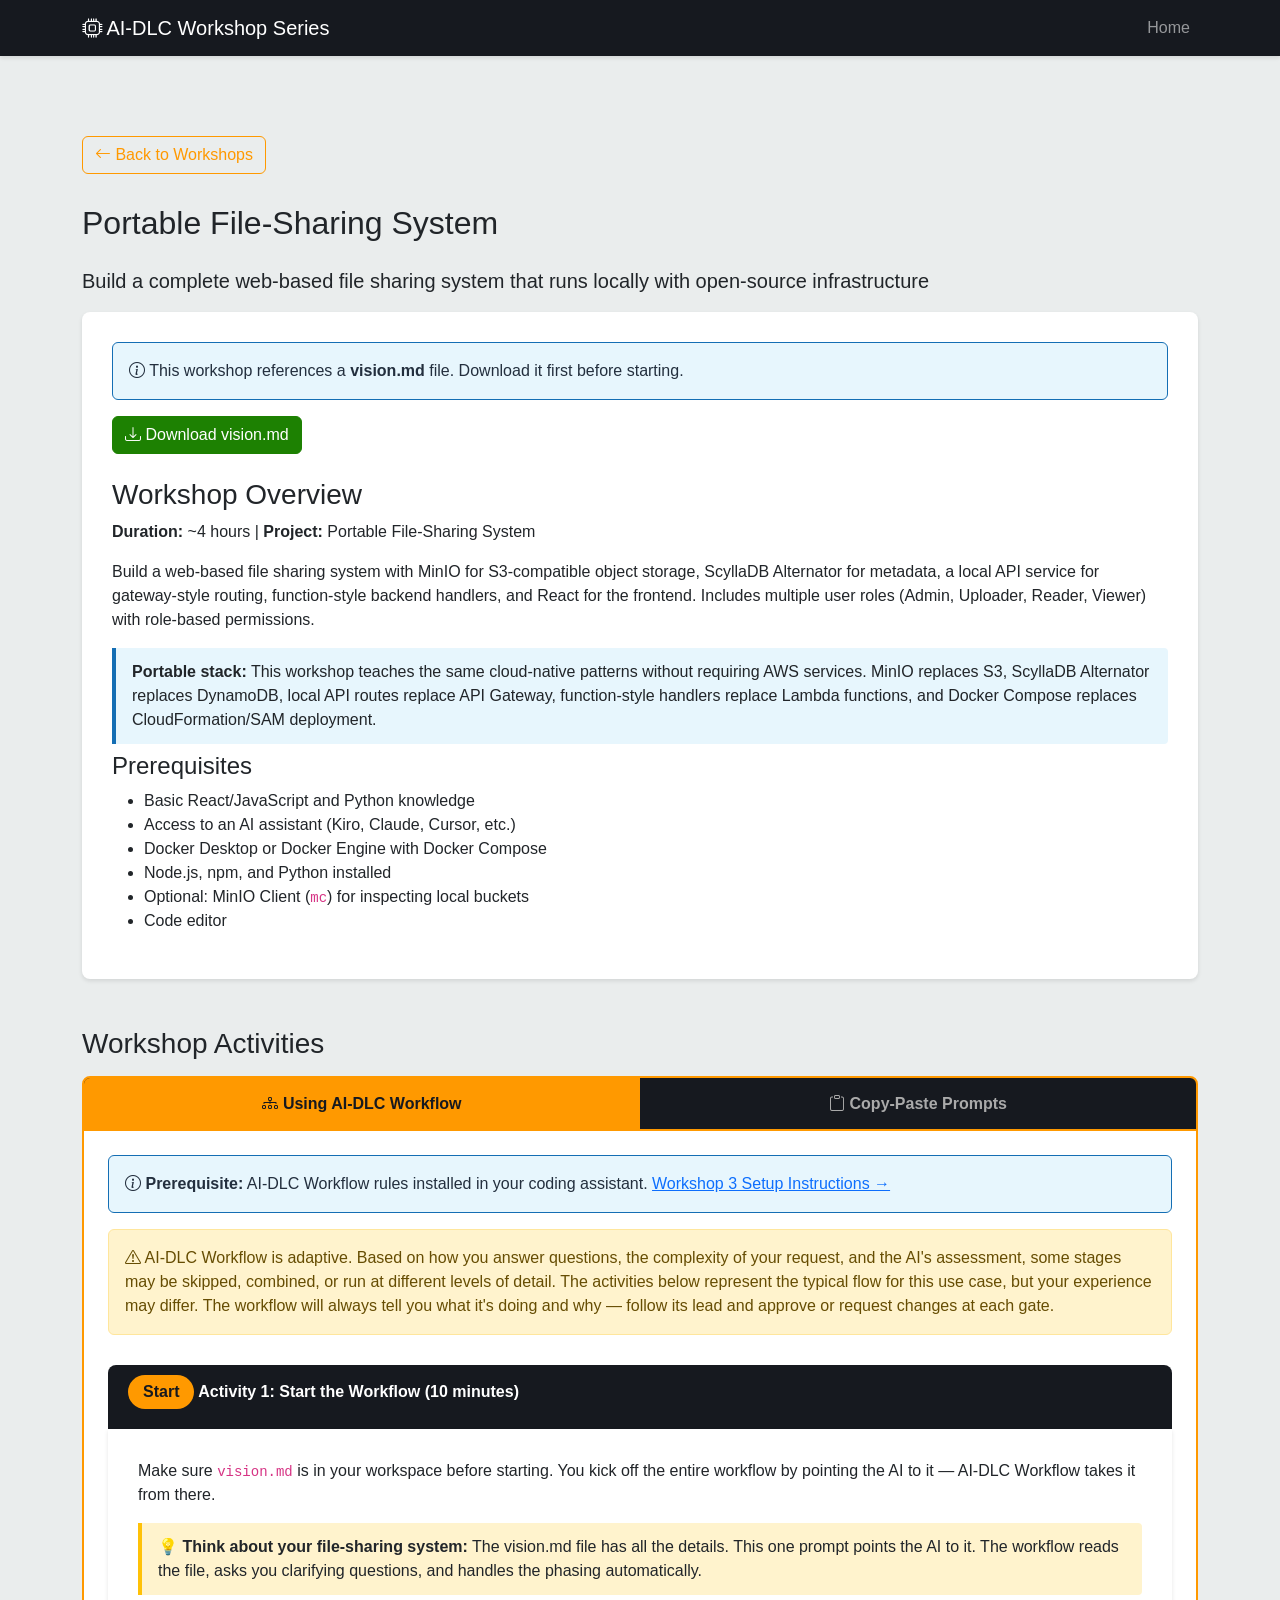
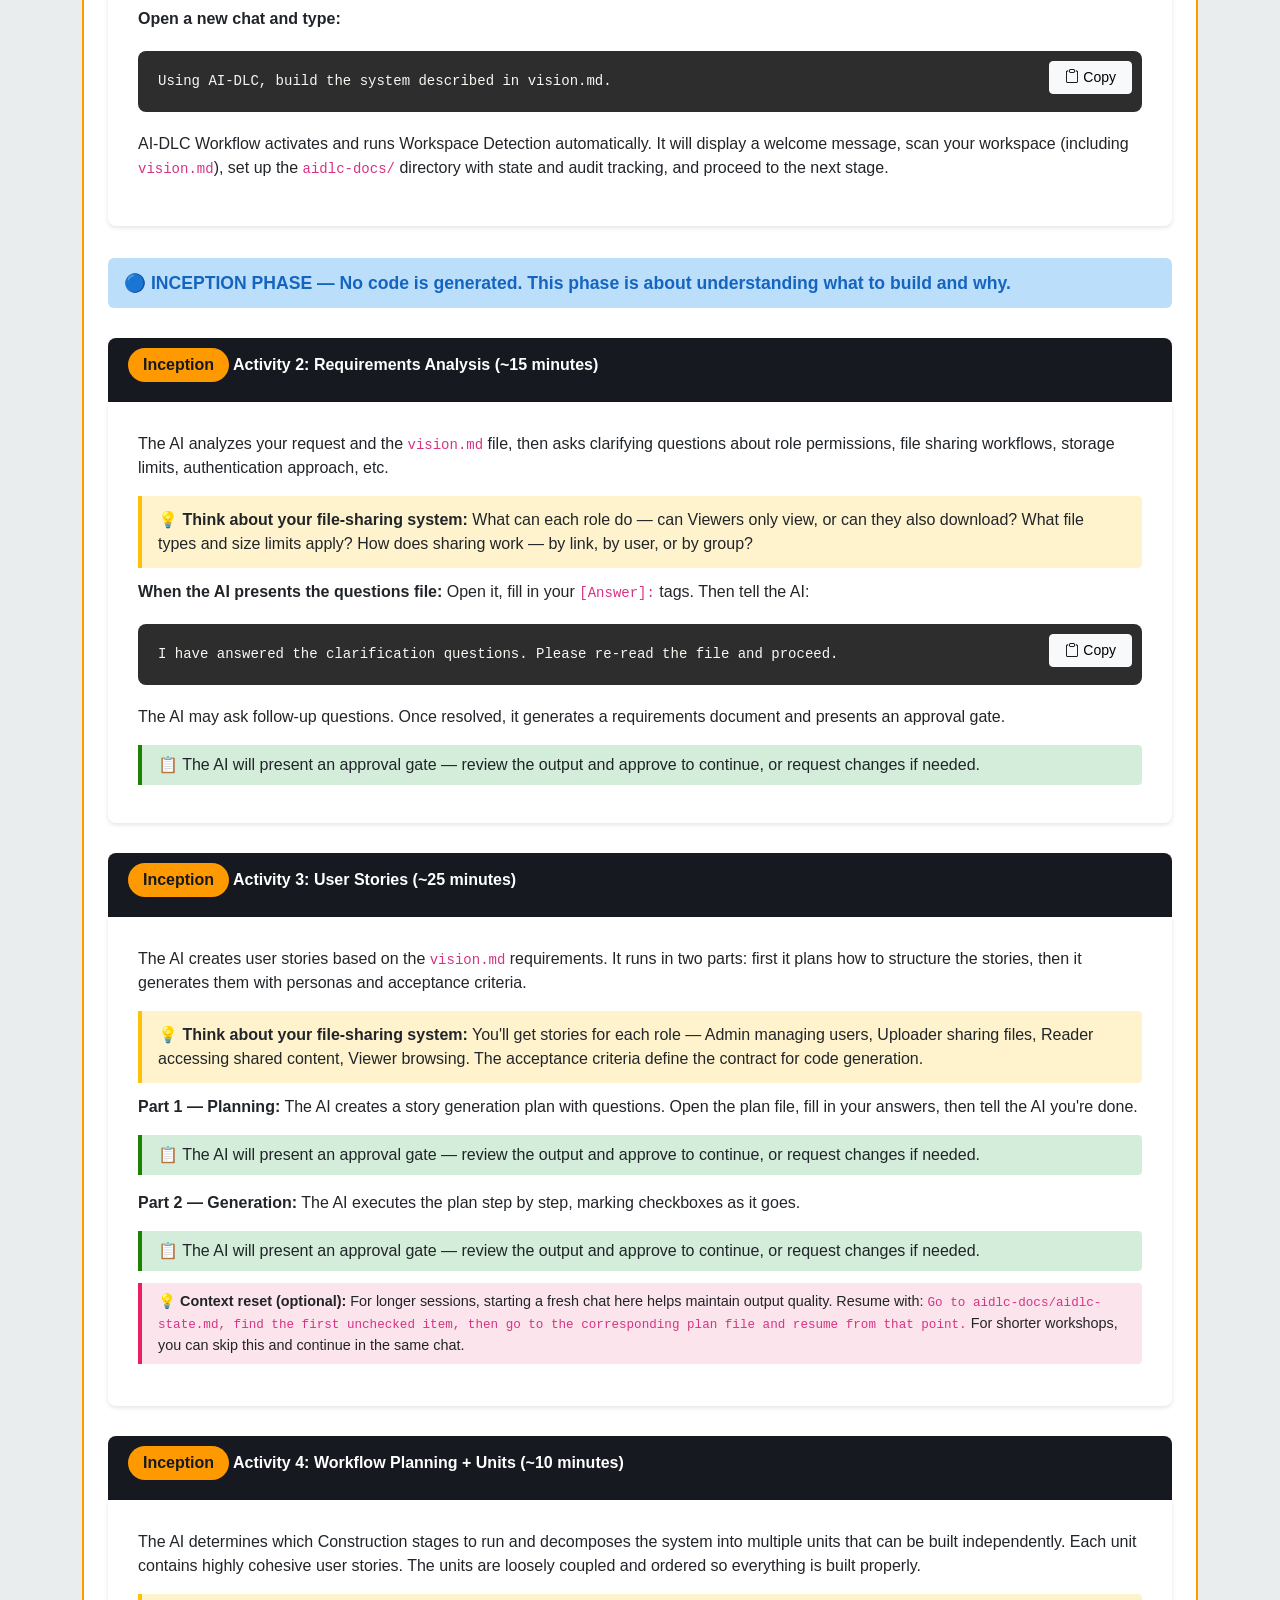
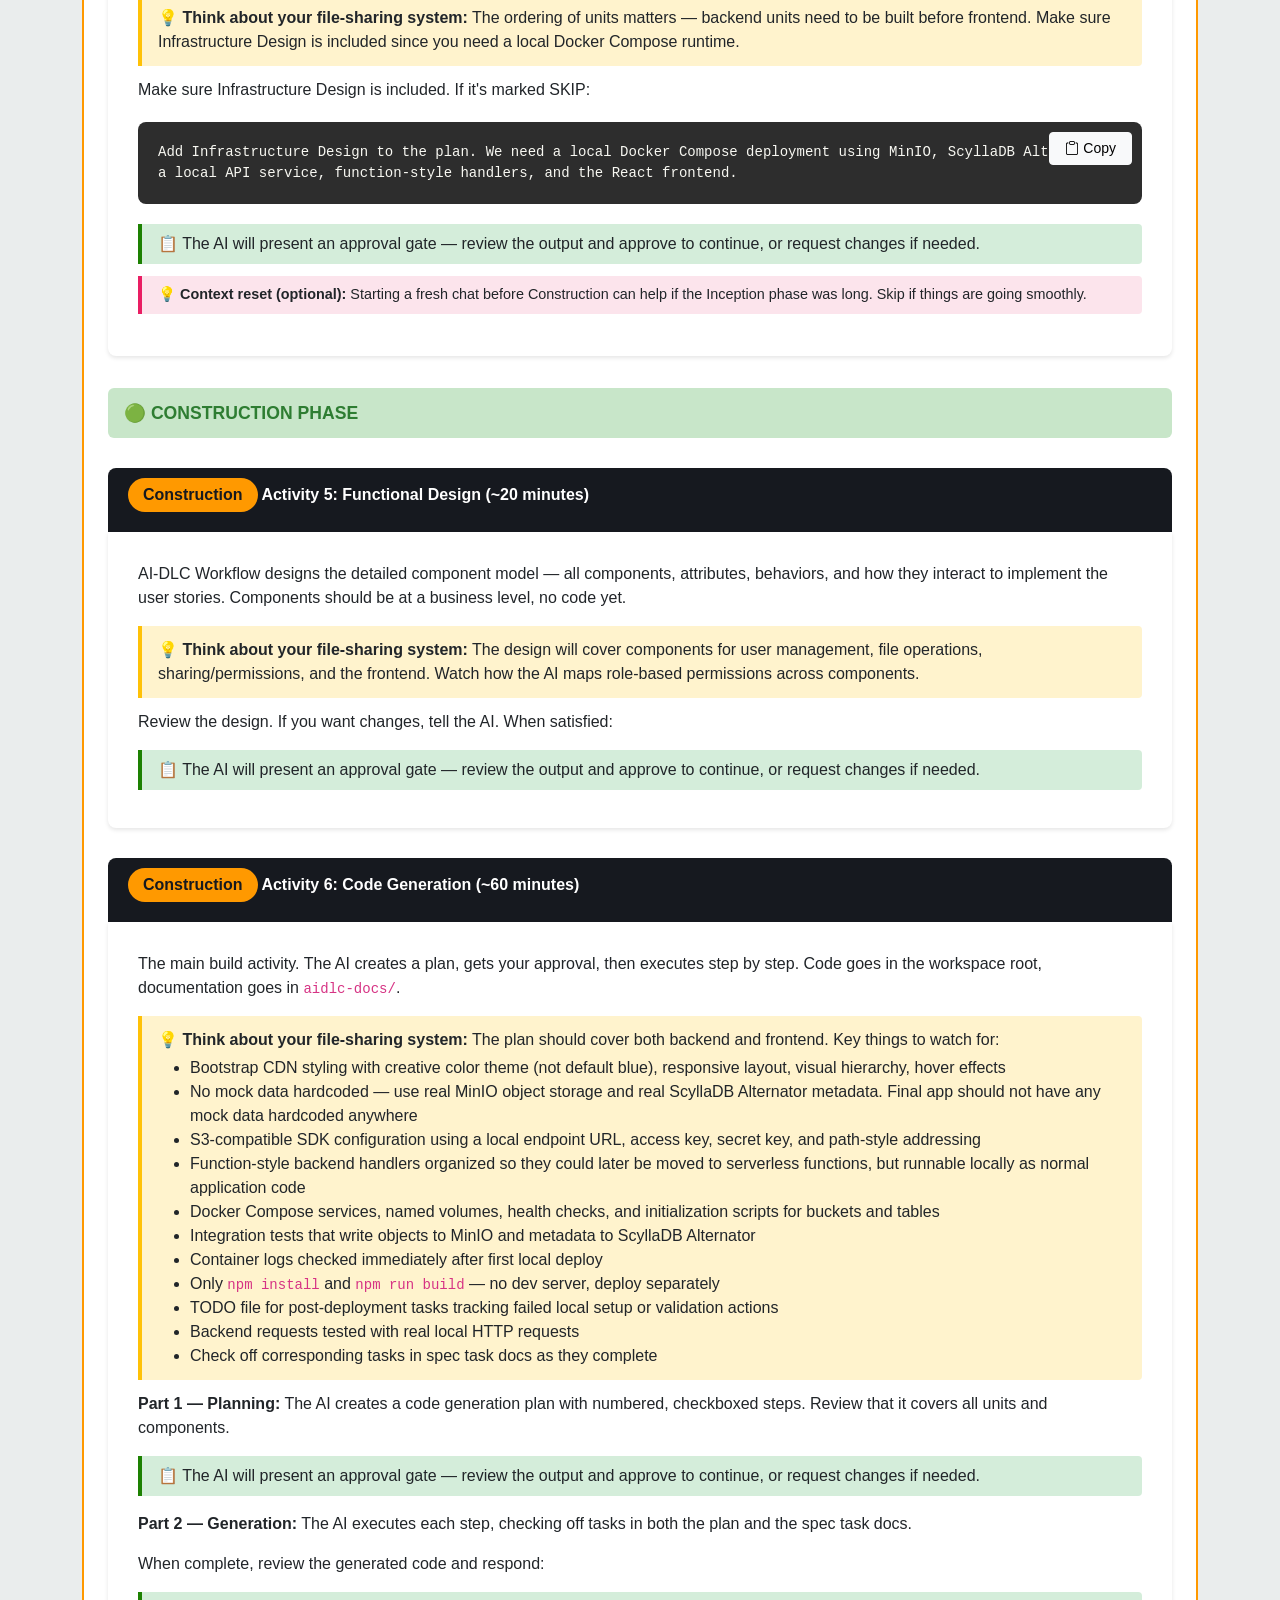
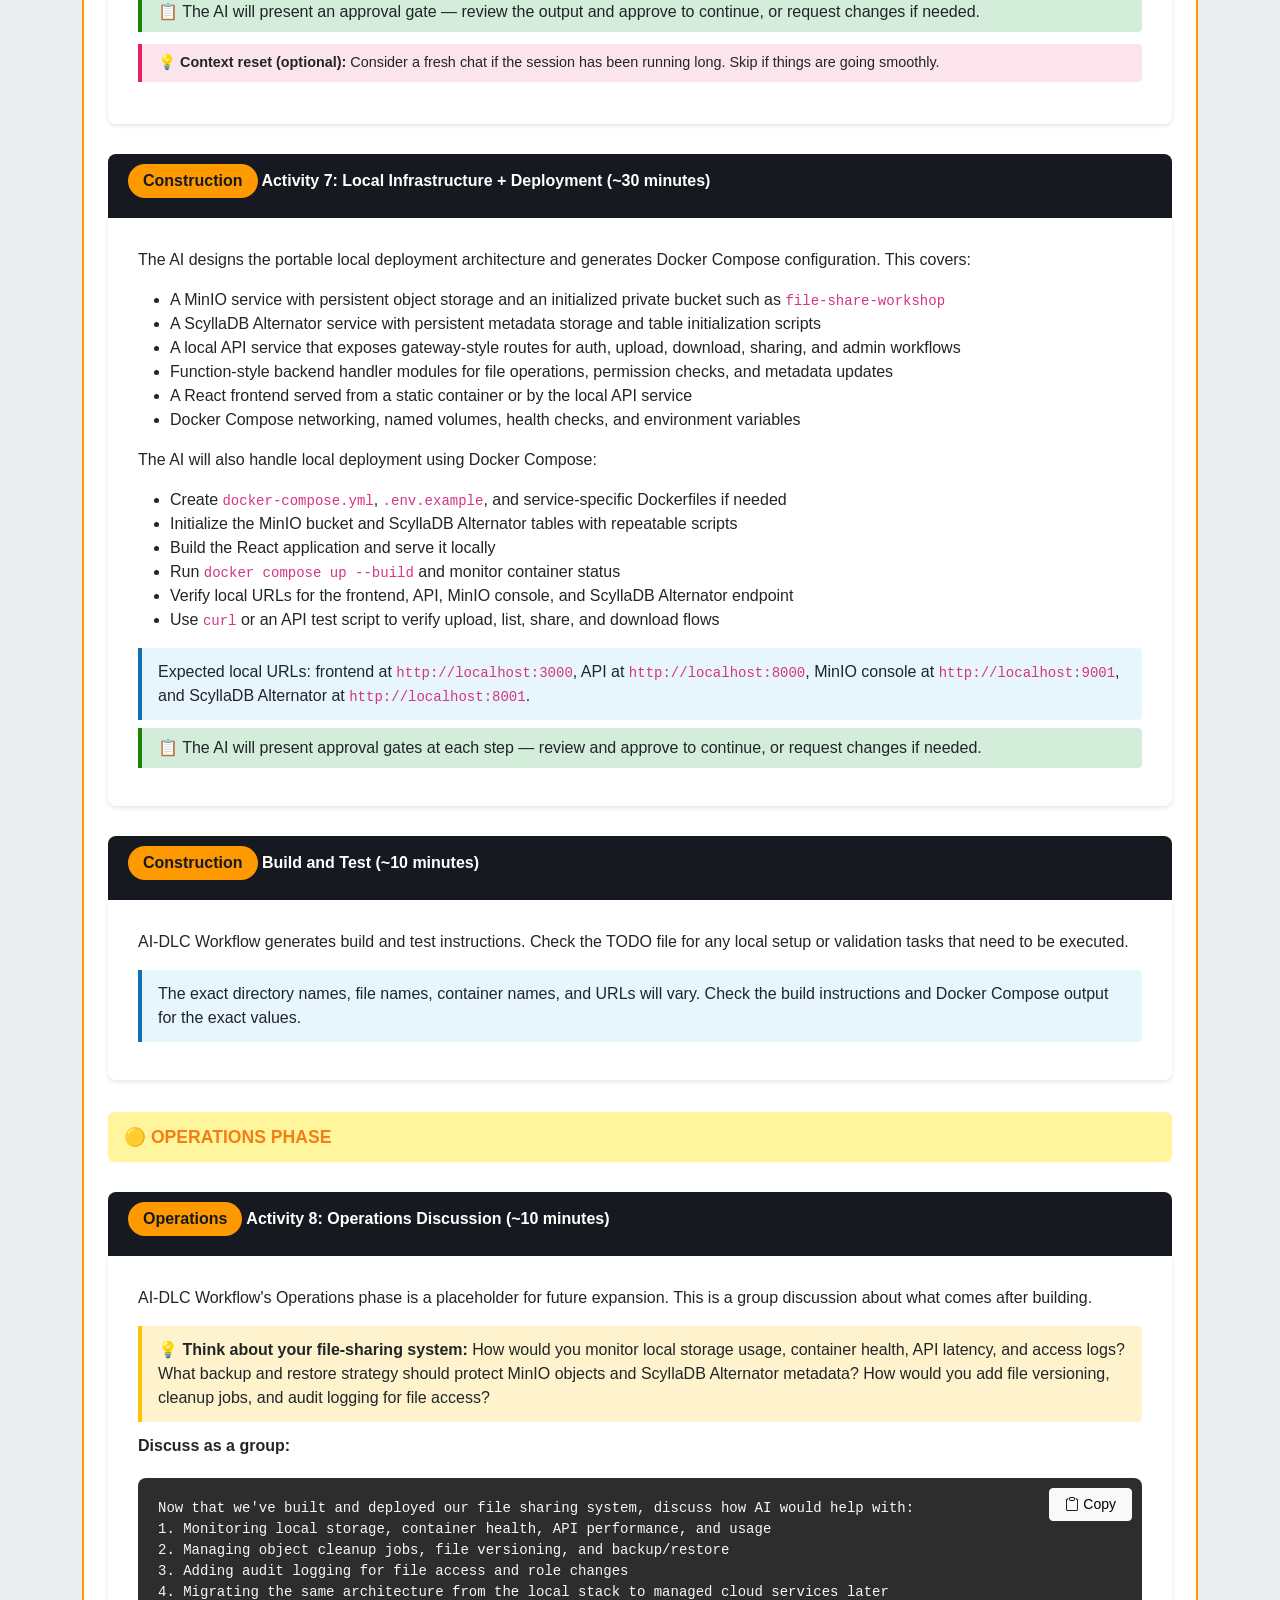
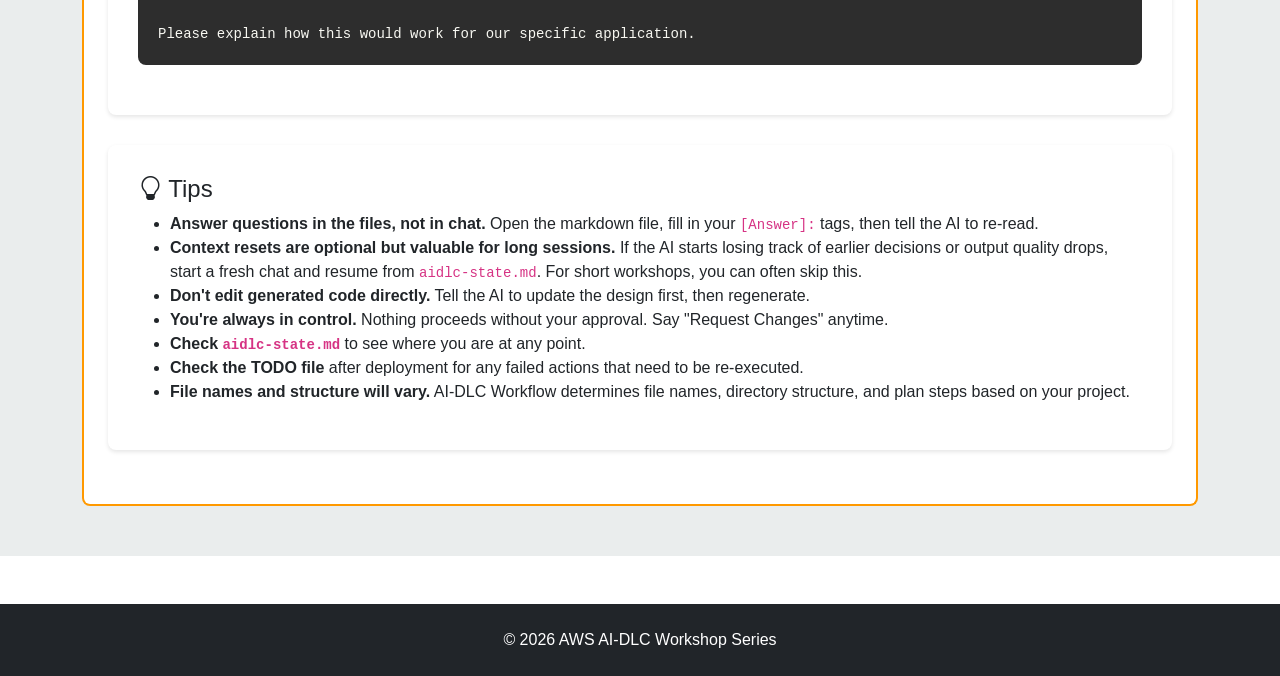
<file: website/public/s3-file-sharing.html>
<!DOCTYPE html>
<html lang="en">
<head>
    <meta charset="UTF-8">
    <meta name="viewport" content="width=device-width, initial-scale=1.0">
    <title>Workshop 3: Portable File-Sharing System - AI-DLC Workshop</title>
    <meta name="description" content="Build a portable file-sharing system using MinIO, ScyllaDB Alternator, a local API service, function-style handlers, Docker Compose, and React. Learn AI-DLC methodology.">
    <link href="https://cdn.jsdelivr.net/npm/bootstrap@5.3.2/dist/css/bootstrap.min.css" rel="stylesheet">
    <link rel="stylesheet" href="https://cdn.jsdelivr.net/npm/bootstrap-icons@1.11.3/font/bootstrap-icons.min.css">
    <link rel="stylesheet" href="assets/css/styles.css">
    <style>
        .method-tabs { border: 2px solid var(--aws-orange); border-radius: 8px 8px 0 0; background: var(--aws-squid-ink); padding: 0; }
        .method-tabs .nav-item { flex: 1; }
        .method-tabs .nav-link { font-weight: 600; padding: .85rem 1.5rem; color: #aaa; border: none; border-radius: 0; text-align: center; transition: all .2s; }
        .method-tabs .nav-link:hover { color: #fff; background: rgba(255,153,0,.1); }
        .method-tabs .nav-link.active { background: var(--aws-orange); color: var(--aws-squid-ink); }
        .method-tabs .nav-item:first-child .nav-link { border-radius: 6px 0 0 0; }
        .method-tabs .nav-item:last-child .nav-link { border-radius: 0 6px 0 0; }
        .tab-content-bordered { border: 2px solid var(--aws-orange); border-top: none; border-radius: 0 0 8px 8px; padding: 1.5rem; background: #fff; }
        .think-box { background: #fff3cd; border-left: 4px solid #ffc107; padding: .75rem 1rem; border-radius: 0 4px 4px 0; margin: .75rem 0; }
        .gate-box { background: #d4edda; border-left: 4px solid #1D8102; padding: .5rem 1rem; border-radius: 0 4px 4px 0; margin: .5rem 0; }
        .context-reset { background: #fce4ec; border-left: 4px solid #e91e63; padding: .5rem 1rem; border-radius: 0 4px 4px 0; margin: .75rem 0; font-size: .9rem; }
        .note-box { background: #E7F6FD; border-left: 4px solid var(--aws-blue); padding: .75rem 1rem; border-radius: 0 4px 4px 0; margin: .5rem 0; }
        .phase-divider { padding: .75rem 1rem; border-radius: 6px; font-weight: 600; font-size: 1.1rem; margin: 2rem 0 1.5rem; }
        .phase-inception { background: #bbdefb; color: #1565c0; }
        .phase-construction { background: #c8e6c9; color: #2e7d32; }
        .phase-operations { background: #fff59d; color: #f57f17; }
    </style>
</head>
<body>
    <nav class="navbar navbar-expand-lg navbar-dark bg-primary sticky-top">
        <div class="container">
            <a class="navbar-brand" href="index.html"><i class="bi bi-cpu"></i> AI-DLC Workshop Series</a>
            <button class="navbar-toggler" type="button" data-bs-toggle="collapse" data-bs-target="#navbarNav"><span class="navbar-toggler-icon"></span></button>
            <div class="collapse navbar-collapse" id="navbarNav">
                <ul class="navbar-nav ms-auto"><li class="nav-item"><a class="nav-link" href="index.html">Home</a></li></ul>
            </div>
        </div>
    </nav>
    <section class="workshop-detail">
        <div class="container">
            <a href="index.html" class="btn btn-outline-primary back-btn"><i class="bi bi-arrow-left"></i> Back to Workshops</a>
            <h2 class="mb-4"><span id="workshop-number"></span>Portable File-Sharing System</h2>
            <p class="lead">Build a complete web-based file sharing system that runs locally with open-source infrastructure</p>
            <div class="vision-section">
                <div class="alert alert-info"><i class="bi bi-info-circle"></i> This workshop references a <strong>vision.md</strong> file. Download it first before starting.</div>
                <div class="mb-4"><button class="btn btn-success" onclick="downloadVision()"><i class="bi bi-download"></i> Download vision.md</button></div>
                <h3>Workshop Overview</h3>
                <p><strong>Duration:</strong> ~4 hours | <strong>Project:</strong> Portable File-Sharing System</p>
                <p>Build a web-based file sharing system with MinIO for S3-compatible object storage, ScyllaDB Alternator for metadata, a local API service for gateway-style routing, function-style backend handlers, and React for the frontend. Includes multiple user roles (Admin, Uploader, Reader, Viewer) with role-based permissions.</p>
                <div class="note-box">
                    <strong>Portable stack:</strong> This workshop teaches the same cloud-native patterns without requiring AWS services. MinIO replaces S3, ScyllaDB Alternator replaces DynamoDB, local API routes replace API Gateway, function-style handlers replace Lambda functions, and Docker Compose replaces CloudFormation/SAM deployment.
                </div>
                <h4>Prerequisites</h4>
                <ul>
                    <li>Basic React/JavaScript and Python knowledge</li>
                    <li>Access to an AI assistant (Kiro, Claude, Cursor, etc.)</li>
                    <li>Docker Desktop or Docker Engine with Docker Compose</li>
                    <li>Node.js, npm, and Python installed</li>
                    <li>Optional: MinIO Client (<code>mc</code>) for inspecting local buckets</li>
                    <li>Code editor</li>
                </ul>
            </div>
            <h3 class="mt-5 mb-3">Workshop Activities</h3>
            <ul class="nav nav-tabs method-tabs" role="tablist">
                <li class="nav-item"><a class="nav-link active" data-bs-toggle="tab" href="#tab-workflow" role="tab"><i class="bi bi-diagram-3"></i> Using AI-DLC Workflow</a></li>
                <li class="nav-item"><a class="nav-link" data-bs-toggle="tab" href="#tab-prompts" role="tab"><i class="bi bi-clipboard"></i> Copy-Paste Prompts</a></li>
            </ul>
            <div class="tab-content tab-content-bordered">
<!-- ==================== AI-DLC WORKFLOW TAB ==================== -->
<div class="tab-pane fade show active" id="tab-workflow" role="tabpanel">
    <div class="alert alert-info"><i class="bi bi-info-circle"></i> <strong>Prerequisite:</strong> AI-DLC Workflow rules installed in your coding assistant. <a href="setup-instructions.html#workshop-3-setup">Workshop 3 Setup Instructions →</a></div>
    <div class="alert alert-warning"><i class="bi bi-exclamation-triangle"></i> AI-DLC Workflow is adaptive. Based on how you answer questions, the complexity of your request, and the AI's assessment, some stages may be skipped, combined, or run at different levels of detail. The activities below represent the typical flow for this use case, but your experience may differ. The workflow will always tell you what it's doing and why — follow its lead and approve or request changes at each gate.</div>

    <!-- Activity 1 -->
    <div class="mb-4">
        <div class="prompt-title"><span class="step-badge">Start</span> Activity 1: Start the Workflow (10 minutes)</div>
        <div class="vision-section" style="border-radius:0 0 8px 8px;margin-top:0">
            <p>Make sure <code>vision.md</code> is in your workspace before starting. You kick off the entire workflow by pointing the AI to it — AI-DLC Workflow takes it from there.</p>
            <div class="think-box">💡 <strong>Think about your file-sharing system:</strong> The vision.md file has all the details. This one prompt points the AI to it. The workflow reads the file, asks you clarifying questions, and handles the phasing automatically.</div>
            <p><strong>Open a new chat and type:</strong></p>
            <div class="prompt-box"><button class="btn btn-sm btn-light copy-btn" onclick="copyId('wf-0',event)"><i class="bi bi-clipboard"></i> Copy</button><pre id="wf-0">Using AI-DLC, build the system described in vision.md.</pre></div>
            <p>AI-DLC Workflow activates and runs Workspace Detection automatically. It will display a welcome message, scan your workspace (including <code>vision.md</code>), set up the <code>aidlc-docs/</code> directory with state and audit tracking, and proceed to the next stage.</p>
        </div>
    </div>

    <div class="phase-divider phase-inception">🔵 INCEPTION PHASE — No code is generated. This phase is about understanding what to build and why.</div>

    <!-- Activity 2 -->
    <div class="mb-4">
        <div class="prompt-title"><span class="step-badge">Inception</span> Activity 2: Requirements Analysis (~15 minutes)</div>
        <div class="vision-section" style="border-radius:0 0 8px 8px;margin-top:0">
            <p>The AI analyzes your request and the <code>vision.md</code> file, then asks clarifying questions about role permissions, file sharing workflows, storage limits, authentication approach, etc.</p>
            <div class="think-box">💡 <strong>Think about your file-sharing system:</strong> What can each role do — can Viewers only view, or can they also download? What file types and size limits apply? How does sharing work — by link, by user, or by group?</div>
            <p><strong>When the AI presents the questions file:</strong> Open it, fill in your <code>[Answer]:</code> tags. Then tell the AI:</p>
            <div class="prompt-box"><button class="btn btn-sm btn-light copy-btn" onclick="copyId('wf-1',event)"><i class="bi bi-clipboard"></i> Copy</button><pre id="wf-1">I have answered the clarification questions. Please re-read the file and proceed.</pre></div>
            <p>The AI may ask follow-up questions. Once resolved, it generates a requirements document and presents an approval gate.</p>
            <div class="gate-box">📋 The AI will present an approval gate — review the output and approve to continue, or request changes if needed.</div>
        </div>
    </div>

    <!-- Activity 3 -->
    <div class="mb-4">
        <div class="prompt-title"><span class="step-badge">Inception</span> Activity 3: User Stories (~25 minutes)</div>
        <div class="vision-section" style="border-radius:0 0 8px 8px;margin-top:0">
            <p>The AI creates user stories based on the <code>vision.md</code> requirements. It runs in two parts: first it plans how to structure the stories, then it generates them with personas and acceptance criteria.</p>
            <div class="think-box">💡 <strong>Think about your file-sharing system:</strong> You'll get stories for each role — Admin managing users, Uploader sharing files, Reader accessing shared content, Viewer browsing. The acceptance criteria define the contract for code generation.</div>
            <p><strong>Part 1 — Planning:</strong> The AI creates a story generation plan with questions. Open the plan file, fill in your answers, then tell the AI you're done.</p>
            <div class="gate-box">📋 The AI will present an approval gate — review the output and approve to continue, or request changes if needed.</div>
            <p class="mt-3"><strong>Part 2 — Generation:</strong> The AI executes the plan step by step, marking checkboxes as it goes.</p>
            <div class="gate-box">📋 The AI will present an approval gate — review the output and approve to continue, or request changes if needed.</div>
            <div class="context-reset">💡 <strong>Context reset (optional):</strong> For longer sessions, starting a fresh chat here helps maintain output quality. Resume with: <code>Go to aidlc-docs/aidlc-state.md, find the first unchecked item, then go to the corresponding plan file and resume from that point.</code> For shorter workshops, you can skip this and continue in the same chat.</div>
        </div>
    </div>

    <!-- Activity 4 -->
    <div class="mb-4">
        <div class="prompt-title"><span class="step-badge">Inception</span> Activity 4: Workflow Planning + Units (~10 minutes)</div>
        <div class="vision-section" style="border-radius:0 0 8px 8px;margin-top:0">
            <p>The AI determines which Construction stages to run and decomposes the system into multiple units that can be built independently. Each unit contains highly cohesive user stories. The units are loosely coupled and ordered so everything is built properly.</p>
            <div class="think-box">💡 <strong>Think about your file-sharing system:</strong> The ordering of units matters — backend units need to be built before frontend. Make sure Infrastructure Design is included since you need a local Docker Compose runtime.</div>
            <p>Make sure Infrastructure Design is included. If it's marked SKIP:</p>
            <div class="prompt-box"><button class="btn btn-sm btn-light copy-btn" onclick="copyId('wf-2',event)"><i class="bi bi-clipboard"></i> Copy</button><pre id="wf-2">Add Infrastructure Design to the plan. We need a local Docker Compose deployment using MinIO, ScyllaDB Alternator, a local API service, function-style handlers, and the React frontend.</pre></div>
            <div class="gate-box mt-2">📋 The AI will present an approval gate — review the output and approve to continue, or request changes if needed.</div>
            <div class="context-reset">💡 <strong>Context reset (optional):</strong> Starting a fresh chat before Construction can help if the Inception phase was long. Skip if things are going smoothly.</div>
        </div>
    </div>

    <div class="phase-divider phase-construction">🟢 CONSTRUCTION PHASE</div>

    <!-- Activity 5 -->
    <div class="mb-4">
        <div class="prompt-title"><span class="step-badge">Construction</span> Activity 5: Functional Design (~20 minutes)</div>
        <div class="vision-section" style="border-radius:0 0 8px 8px;margin-top:0">
            <p>AI-DLC Workflow designs the detailed component model — all components, attributes, behaviors, and how they interact to implement the user stories. Components should be at a business level, no code yet.</p>
            <div class="think-box">💡 <strong>Think about your file-sharing system:</strong> The design will cover components for user management, file operations, sharing/permissions, and the frontend. Watch how the AI maps role-based permissions across components.</div>
            <p>Review the design. If you want changes, tell the AI. When satisfied:</p>
            <div class="gate-box">📋 The AI will present an approval gate — review the output and approve to continue, or request changes if needed.</div>
        </div>
    </div>

    <!-- Activity 6 -->
    <div class="mb-4">
        <div class="prompt-title"><span class="step-badge">Construction</span> Activity 6: Code Generation (~60 minutes)</div>
        <div class="vision-section" style="border-radius:0 0 8px 8px;margin-top:0">
            <p>The main build activity. The AI creates a plan, gets your approval, then executes step by step. Code goes in the workspace root, documentation goes in <code>aidlc-docs/</code>.</p>
            <div class="think-box">💡 <strong>Think about your file-sharing system:</strong> The plan should cover both backend and frontend. Key things to watch for:
                <ul class="mb-0 mt-1">
                    <li>Bootstrap CDN styling with creative color theme (not default blue), responsive layout, visual hierarchy, hover effects</li>
                    <li>No mock data hardcoded — use real MinIO object storage and real ScyllaDB Alternator metadata. Final app should not have any mock data hardcoded anywhere</li>
                    <li>S3-compatible SDK configuration using a local endpoint URL, access key, secret key, and path-style addressing</li>
                    <li>Function-style backend handlers organized so they could later be moved to serverless functions, but runnable locally as normal application code</li>
                    <li>Docker Compose services, named volumes, health checks, and initialization scripts for buckets and tables</li>
                    <li>Integration tests that write objects to MinIO and metadata to ScyllaDB Alternator</li>
                    <li>Container logs checked immediately after first local deploy</li>
                    <li>Only <code>npm install</code> and <code>npm run build</code> — no dev server, deploy separately</li>
                    <li>TODO file for post-deployment tasks tracking failed local setup or validation actions</li>
                    <li>Backend requests tested with real local HTTP requests</li>
                    <li>Check off corresponding tasks in spec task docs as they complete</li>
                </ul>
            </div>
            <p><strong>Part 1 — Planning:</strong> The AI creates a code generation plan with numbered, checkboxed steps. Review that it covers all units and components.</p>
            <div class="gate-box">📋 The AI will present an approval gate — review the output and approve to continue, or request changes if needed.</div>
            <p class="mt-3"><strong>Part 2 — Generation:</strong> The AI executes each step, checking off tasks in both the plan and the spec task docs.</p>
            <p>When complete, review the generated code and respond:</p>
            <div class="gate-box">📋 The AI will present an approval gate — review the output and approve to continue, or request changes if needed.</div>
            <div class="context-reset">💡 <strong>Context reset (optional):</strong> Consider a fresh chat if the session has been running long. Skip if things are going smoothly.</div>
        </div>
    </div>

    <!-- Activity 7 -->
    <div class="mb-4">
        <div class="prompt-title"><span class="step-badge">Construction</span> Activity 7: Local Infrastructure + Deployment (~30 minutes)</div>
        <div class="vision-section" style="border-radius:0 0 8px 8px;margin-top:0">
            <p>The AI designs the portable local deployment architecture and generates Docker Compose configuration. This covers:</p>
            <ul>
                <li>A MinIO service with persistent object storage and an initialized private bucket such as <code>file-share-workshop</code></li>
                <li>A ScyllaDB Alternator service with persistent metadata storage and table initialization scripts</li>
                <li>A local API service that exposes gateway-style routes for auth, upload, download, sharing, and admin workflows</li>
                <li>Function-style backend handler modules for file operations, permission checks, and metadata updates</li>
                <li>A React frontend served from a static container or by the local API service</li>
                <li>Docker Compose networking, named volumes, health checks, and environment variables</li>
            </ul>
            <p>The AI will also handle local deployment using Docker Compose:</p>
            <ul>
                <li>Create <code>docker-compose.yml</code>, <code>.env.example</code>, and service-specific Dockerfiles if needed</li>
                <li>Initialize the MinIO bucket and ScyllaDB Alternator tables with repeatable scripts</li>
                <li>Build the React application and serve it locally</li>
                <li>Run <code>docker compose up --build</code> and monitor container status</li>
                <li>Verify local URLs for the frontend, API, MinIO console, and ScyllaDB Alternator endpoint</li>
                <li>Use <code>curl</code> or an API test script to verify upload, list, share, and download flows</li>
            </ul>
            <div class="note-box">Expected local URLs: frontend at <code>http://localhost:3000</code>, API at <code>http://localhost:8000</code>, MinIO console at <code>http://localhost:9001</code>, and ScyllaDB Alternator at <code>http://localhost:8001</code>.</div>
            <div class="gate-box mt-2">📋 The AI will present approval gates at each step — review and approve to continue, or request changes if needed.</div>
        </div>
    </div>

    <!-- Build and Test -->
    <div class="mb-4">
        <div class="prompt-title"><span class="step-badge">Construction</span> Build and Test (~10 minutes)</div>
        <div class="vision-section" style="border-radius:0 0 8px 8px;margin-top:0">
            <p>AI-DLC Workflow generates build and test instructions. Check the TODO file for any local setup or validation tasks that need to be executed.</p>
            <div class="note-box">The exact directory names, file names, container names, and URLs will vary. Check the build instructions and Docker Compose output for the exact values.</div>
        </div>
    </div>

    <div class="phase-divider phase-operations">🟡 OPERATIONS PHASE</div>

    <!-- Activity 8 -->
    <div class="mb-4">
        <div class="prompt-title"><span class="step-badge">Operations</span> Activity 8: Operations Discussion (~10 minutes)</div>
        <div class="vision-section" style="border-radius:0 0 8px 8px;margin-top:0">
            <p>AI-DLC Workflow's Operations phase is a placeholder for future expansion. This is a group discussion about what comes after building.</p>
            <div class="think-box">💡 <strong>Think about your file-sharing system:</strong> How would you monitor local storage usage, container health, API latency, and access logs? What backup and restore strategy should protect MinIO objects and ScyllaDB Alternator metadata? How would you add file versioning, cleanup jobs, and audit logging for file access?</div>
            <p><strong>Discuss as a group:</strong></p>
            <div class="prompt-box"><button class="btn btn-sm btn-light copy-btn" onclick="copyId('wf-3',event)"><i class="bi bi-clipboard"></i> Copy</button><pre id="wf-3">Now that we've built and deployed our file sharing system, discuss how AI would help with:
1. Monitoring local storage, container health, API performance, and usage
2. Managing object cleanup jobs, file versioning, and backup/restore
3. Adding audit logging for file access and role changes
4. Migrating the same architecture from the local stack to managed cloud services later

Please explain how this would work for our specific application.</pre></div>
        </div>
    </div>

    <!-- Tips -->
    <div class="vision-section">
        <h4><i class="bi bi-lightbulb"></i> Tips</h4>
        <ul>
            <li><strong>Answer questions in the files, not in chat.</strong> Open the markdown file, fill in your <code>[Answer]:</code> tags, then tell the AI to re-read.</li>
            <li><strong>Context resets are optional but valuable for long sessions.</strong> If the AI starts losing track of earlier decisions or output quality drops, start a fresh chat and resume from <code>aidlc-state.md</code>. For short workshops, you can often skip this.</li>
            <li><strong>Don't edit generated code directly.</strong> Tell the AI to update the design first, then regenerate.</li>
            <li><strong>You're always in control.</strong> Nothing proceeds without your approval. Say "Request Changes" anytime.</li>
            <li><strong>Check <code>aidlc-state.md</code></strong> to see where you are at any point.</li>
            <li><strong>Check the TODO file</strong> after deployment for any failed actions that need to be re-executed.</li>
            <li><strong>File names and structure will vary.</strong> AI-DLC Workflow determines file names, directory structure, and plan steps based on your project.</li>
        </ul>
    </div>
</div>
<!-- ==================== COPY-PASTE PROMPTS TAB ==================== -->
<div class="tab-pane fade" id="tab-prompts" role="tabpanel">
    <div class="alert alert-secondary"><i class="bi bi-clipboard"></i> Run each prompt separately and allow to complete before moving to next prompt.</div>

    <div class="mb-4">
        <div class="prompt-title"><span class="step-badge">Inception</span> AI-DLC 1: Build the User Stories</div>
        <div class="prompt-box"><button class="btn btn-sm btn-light copy-btn" onclick="copyId('p-0',event)"><i class="bi bi-clipboard"></i> Copy</button><pre id="p-0">You are an expert product manager and are tasked with creating well defined user stories that becomes the contract for developing the system as mentioned in the Task section below. Plan for the work ahead and write your steps in a Markdown file: .aidlc/user_stories_plan.md with checkboxes for each step in the plan. List your Deliverables in the plan. If any step needs my clarification, add a note in the step to get my confirmation. Do not make critical decisions on your own. Upon completing the plan, ask for my review and approval. After my approval, you can go ahead to execute the same plan one step at a time. Once you finish each step, mark the checkboxes as done in the plan.

Your Task: Build user stories for the high level requirements as described here in the markdown file vision.md

Write the user stories to a .aidlc/user_stories.md file</pre></div>
    </div>

    <div class="mb-4">
        <div class="prompt-title"><span class="step-badge">Inception</span> AI-DLC 2: Create the units with specs</div>
        <div class="prompt-box"><button class="btn btn-sm btn-light copy-btn" onclick="copyId('p-1',event)"><i class="bi bi-clipboard"></i> Copy</button><pre id="p-1">Your Role: You are an experienced software architect. Before you start the task as mentioned below, please do the planning and write your steps in the .aidlc/units_plan.md file with checkboxes against each step in the plan. If any step needs my clarification, please add it to the step to interact with me and get my confirmation. Do not make critical decisions on your own. Once you produce the plan, ask for my review and approval. After my approval, you can go ahead to execute the same plan one step at a time. Once you finish each step, mark the checkboxes as done in the plan.

Your Task: Group the user stories in .aidlc/user_stories.md into multiple units that can be built independently. Each unit contains highly cohesive user stories that can be built by a single team. The units are loosely coupled with each other. For each unit, create a spec folder in specs/ with requirements, design, and tasks. The units must be in order so everything is built properly.</pre></div>
    </div>

    <div class="mb-4">
        <div class="prompt-title"><span class="step-badge">Construction</span> AI-DLC 3: Create the Component Model</div>
        <div class="prompt-box"><button class="btn btn-sm btn-light copy-btn" onclick="copyId('p-2',event)"><i class="bi bi-clipboard"></i> Copy</button><pre id="p-2">Your Role: You are an experienced software architect and engineer. Before you start the task as mentioned below, please do the planning and write your steps in in a Markdown file named .aidlc/component_model_plan.md with checkboxes against each step in the plan. List your Deliverables in the plan file. If any step needs my clarification, please add it to the step to interact with me and get my confirmation. Do not make critical decisions on your own. Once you produce the plan, ask for my review and approval. After my approval, you can go ahead to execute the same plan one step at a time. Once you finish each step, mark the checkboxes as done in the plan.
 
Your Task: 
Refer to all the specs/. Design the component model to implement all the user stories. This model shall contain all the components, the attributes, the behaviors and how the components interact to implement the user stories. 
-	The components should be at a business level, do not generate any code yet. 
-	Write the component model into a Markdown file: .aidlc/component_model.md.</pre></div>
    </div>

    <div class="mb-4">
        <div class="prompt-title"><span class="step-badge">Construction</span> AI-DLC 4: Build the code for the vision</div>
        <div class="prompt-box"><button class="btn btn-sm btn-light copy-btn" onclick="copyId('p-3',event)"><i class="bi bi-clipboard"></i> Copy</button><pre id="p-3">Your Role: You are an experienced software engineer. Read the specs documents and proceed with building the application, task by task. Before you start building please do the planning and write your steps in the markdown file .aidlc/app_plan.md file with checkboxes against each step in the plan. List your Deliverables in the plan file. If any step needs my clarification, please add it to the step to interact with me and get my confirmation. Do not make critical decisions on your own. Once you produce the plan, ask for my review and approval.

After my approval, execute the same plan and all the specs in specs/ folder, one step at a time. Remember to check off each task as it gets completed, check off the corresponding task in the spec task docs, and if the task involves a back-end, server-side request make sure to test it with a real local HTTP request. NEVER mock up any data except when you need a placeholder. The final app should not have any mock data hardcoded anywhere.
Task: You MUST refer to component design in the .aidlc/component_model.md file and the .aidlc/user_stories.md file.
-	Use modern design styling for the UX with Bootstrap CDN: icons, color theme, responsive layout, intuitive visual hierarchy, CSS for hover effects
-	Choose a creative professional color theme avoiding default blue (e.g. green, blue, teal, gray, purple, orange, teal etc.) 
-	Do not run the npm dev server, only use npm-install and npm-run-build. We will deploy the app separately
-	Create a TODO file for post-deployment tasks where you keep track of local setup or validation actions that failed and need to be re-executed after a full deploy
-	Use real MinIO object storage through an S3-compatible SDK endpoint; do not fake file storage
-	Use real ScyllaDB Alternator tables for metadata and permissions; do not fake metadata persistence
-	Configure local endpoints, access keys, table names, bucket names, and ports through environment variables and .env.example
-	Organize backend logic as function-style handlers that can run locally through the API service and could later be adapted to serverless functions
-	Create integration tests that write objects to MinIO and metadata to ScyllaDB Alternator
-	Read container logs immediately after first local deploy</pre></div>
    </div>

    <div class="mb-4">
        <div class="prompt-title"><span class="step-badge">Operations</span> AI-DLC 5: Deploy the code locally</div>
        <div class="prompt-box"><button class="btn btn-sm btn-light copy-btn" onclick="copyId('p-4',event)"><i class="bi bi-clipboard"></i> Copy</button><pre id="p-4">Your Role: You are an experienced platform engineer. Before you start the task as mentioned below, please do the planning and write your steps in the markdown file .aidlc/deployment_plan.md file with checkboxes against each step in the plan. List your Deliverables in the plan file. If any step needs my clarification, please add it to the step to interact with me and get my confirmation. Do not make critical decisions on your own. Once you produce the plan, ask for my review and approval. After my approval, you can go ahead to execute the same plan one step at a time. Once you finish each step, mark the checkboxes as done in the plan.
Task: Use the following steps to deploy the application code generated in the backend and react-app folders as a portable local developer stack. Do not require AWS services, AWS credentials, AWS CLI, SAM, CloudFormation, API Gateway, Lambda, or CloudFront.
Step 1: Create local infrastructure as code
Create a docker-compose.yml file that defines:
  - A MinIO service for S3-compatible object storage, with a persistent named volume and console exposed on localhost:9001
  - A ScyllaDB Alternator service for metadata and permissions, with a persistent named volume and endpoint exposed on localhost:8001
  - A backend API service exposed on localhost:8000 that provides gateway-style routes for auth, users, uploads, downloads, sharing, and admin workflows
  - A frontend service exposed on localhost:3000 that serves the built React application
  - Health checks, service dependencies, local network configuration, and named volumes
Create a .env.example file with all local endpoint URLs, table names, bucket names, access keys, and ports.
Step 2: Create initialization scripts
- Create repeatable scripts to initialize the MinIO bucket, access policy needed by the app, and ScyllaDB Alternator tables
- Make initialization idempotent so rerunning it does not corrupt existing local data
- Document how to reset local volumes when a clean environment is needed
Step 3: Build and run the local stack
- Build the React application
- Run docker compose up --build
- Monitor container status with docker compose ps
- Read container logs for the API, MinIO, ScyllaDB Alternator, and frontend services
Step 4: Verify the deployed application
- curl the backend health endpoint at http://localhost:8000
- Verify the frontend loads at http://localhost:3000
- Verify the MinIO console is reachable at http://localhost:9001
- Verify ScyllaDB Alternator is reachable at http://localhost:8001
- Run an integration test or script that uploads a real file to MinIO, writes metadata to ScyllaDB Alternator, lists the file, creates a share, and downloads the file</pre></div>
    </div>
</div>
            </div><!-- /tab-content-bordered -->
        </div>
    </section>
    <footer class="bg-dark text-white text-center py-4 mt-5">
        <div class="container"><p class="mb-0">&copy; 2026 AWS AI-DLC Workshop Series</p></div>
    </footer>
    <script src="https://cdn.jsdelivr.net/npm/bootstrap@5.3.2/dist/js/bootstrap.bundle.min.js"></script>
    <script src="assets/js/s3-file-sharing.js"></script>
    <script>
    function copyId(id, event) {
        const el = document.getElementById(id);
        navigator.clipboard.writeText(el.textContent.trim()).then(() => {
            const btn = event.target.closest('button');
            const orig = btn.innerHTML;
            btn.innerHTML = '<i class="bi bi-check"></i> Copied!';
            btn.classList.add('btn-success'); btn.classList.remove('btn-light');
            setTimeout(() => { btn.innerHTML = orig; btn.classList.remove('btn-success'); btn.classList.add('btn-light'); }, 2000);
        });
    }
    </script>
</body>
</html>
</file>
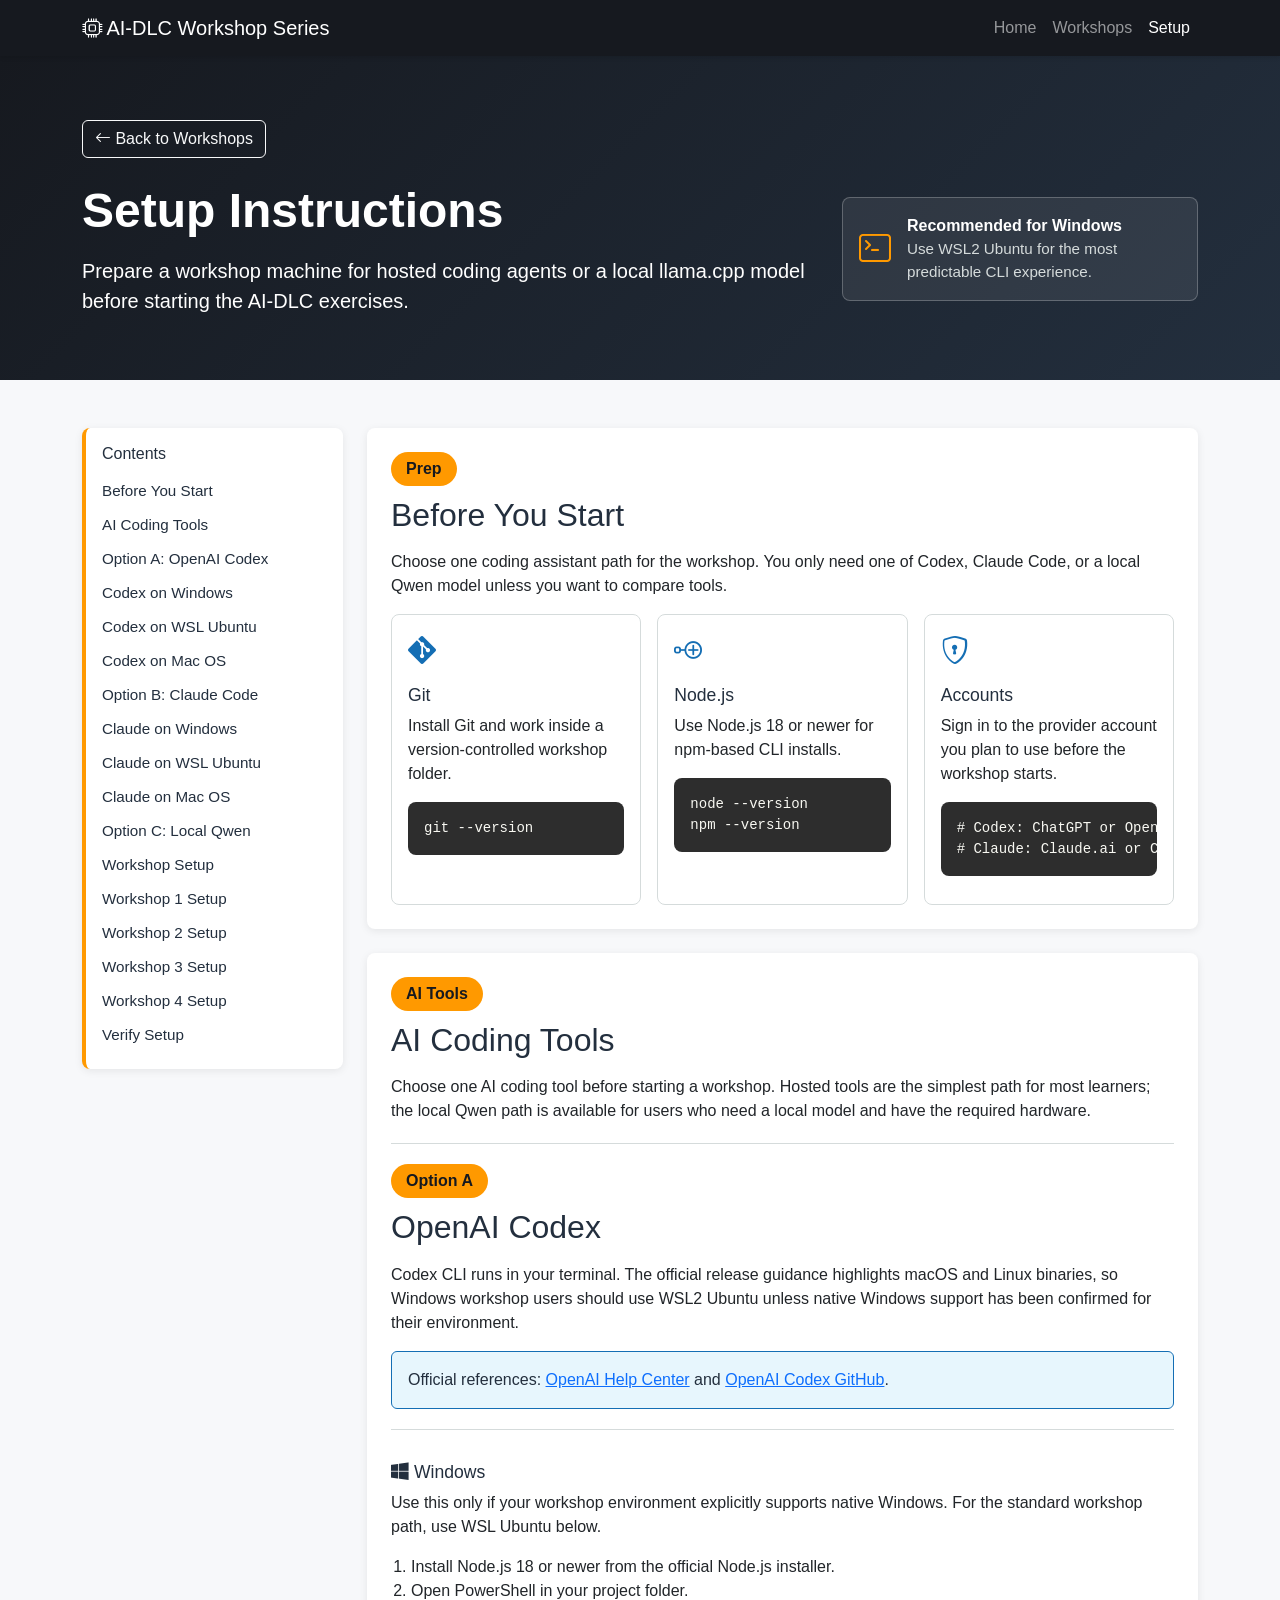
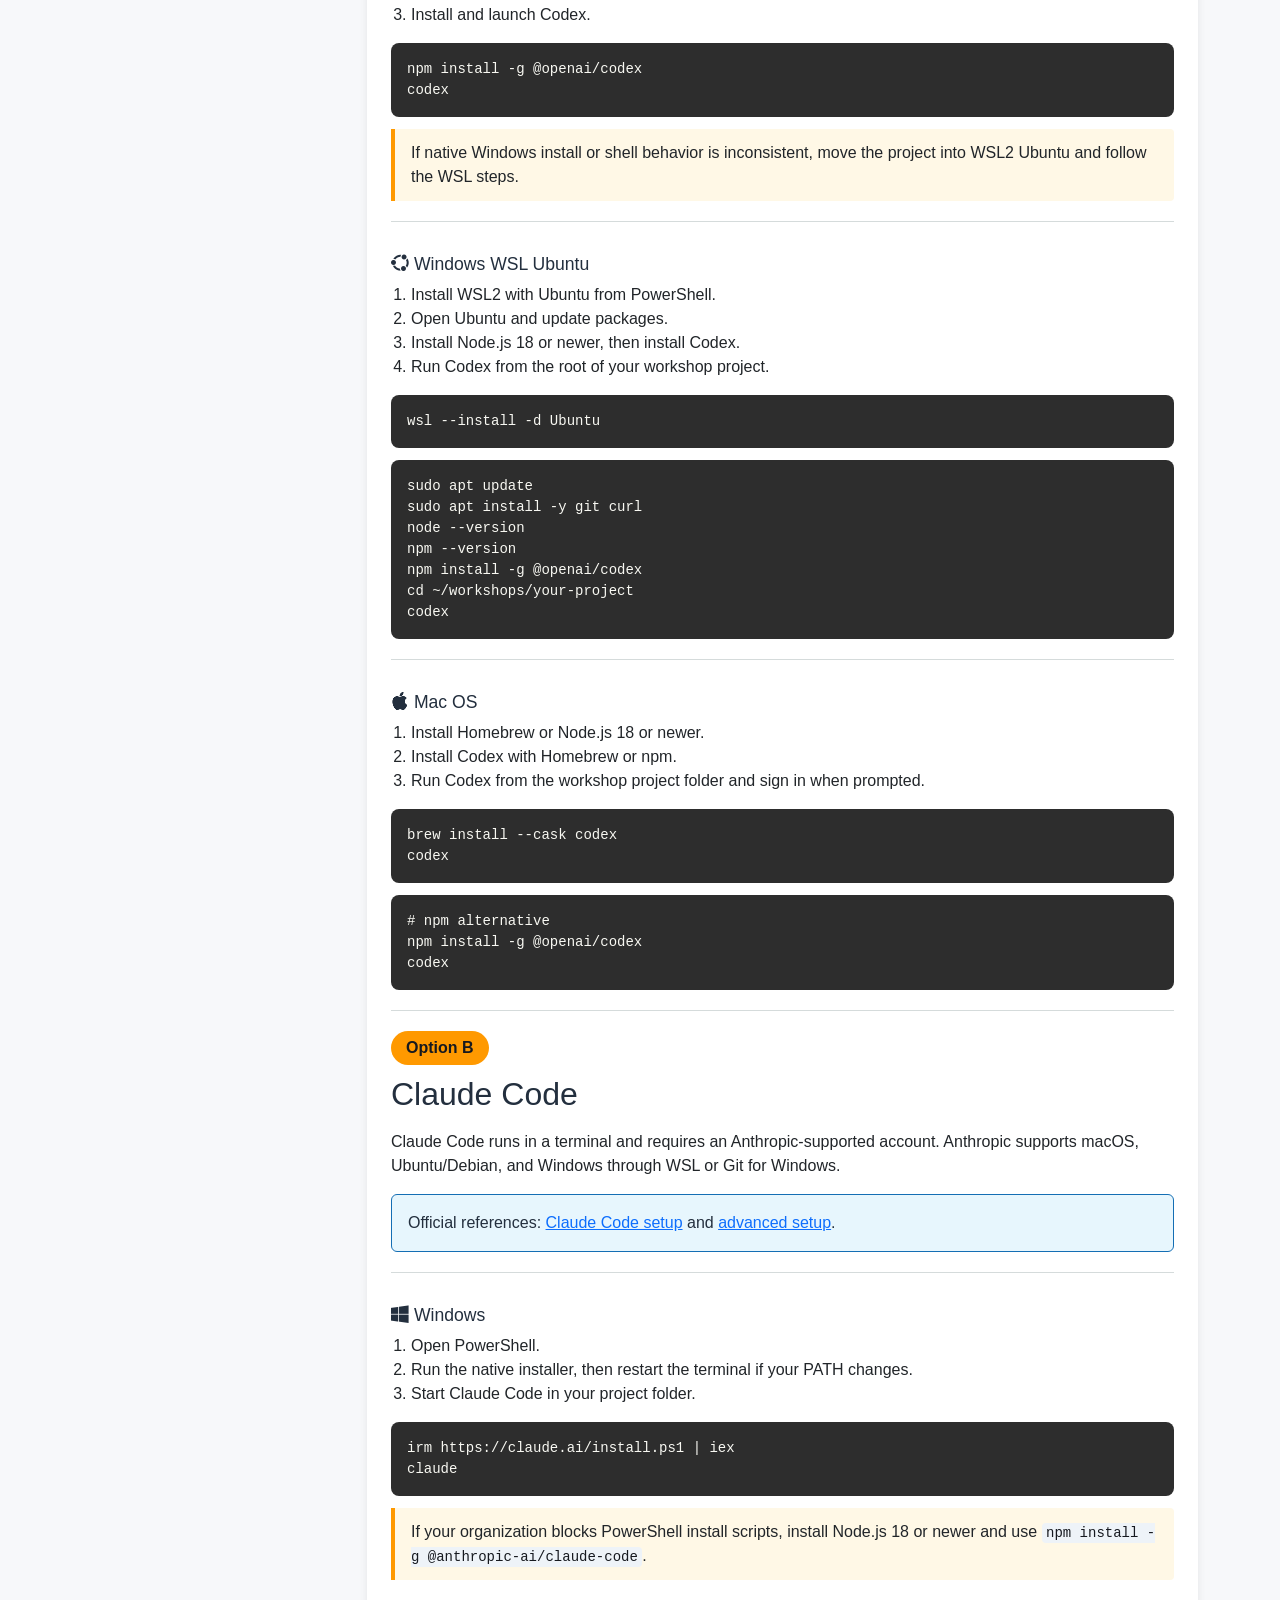
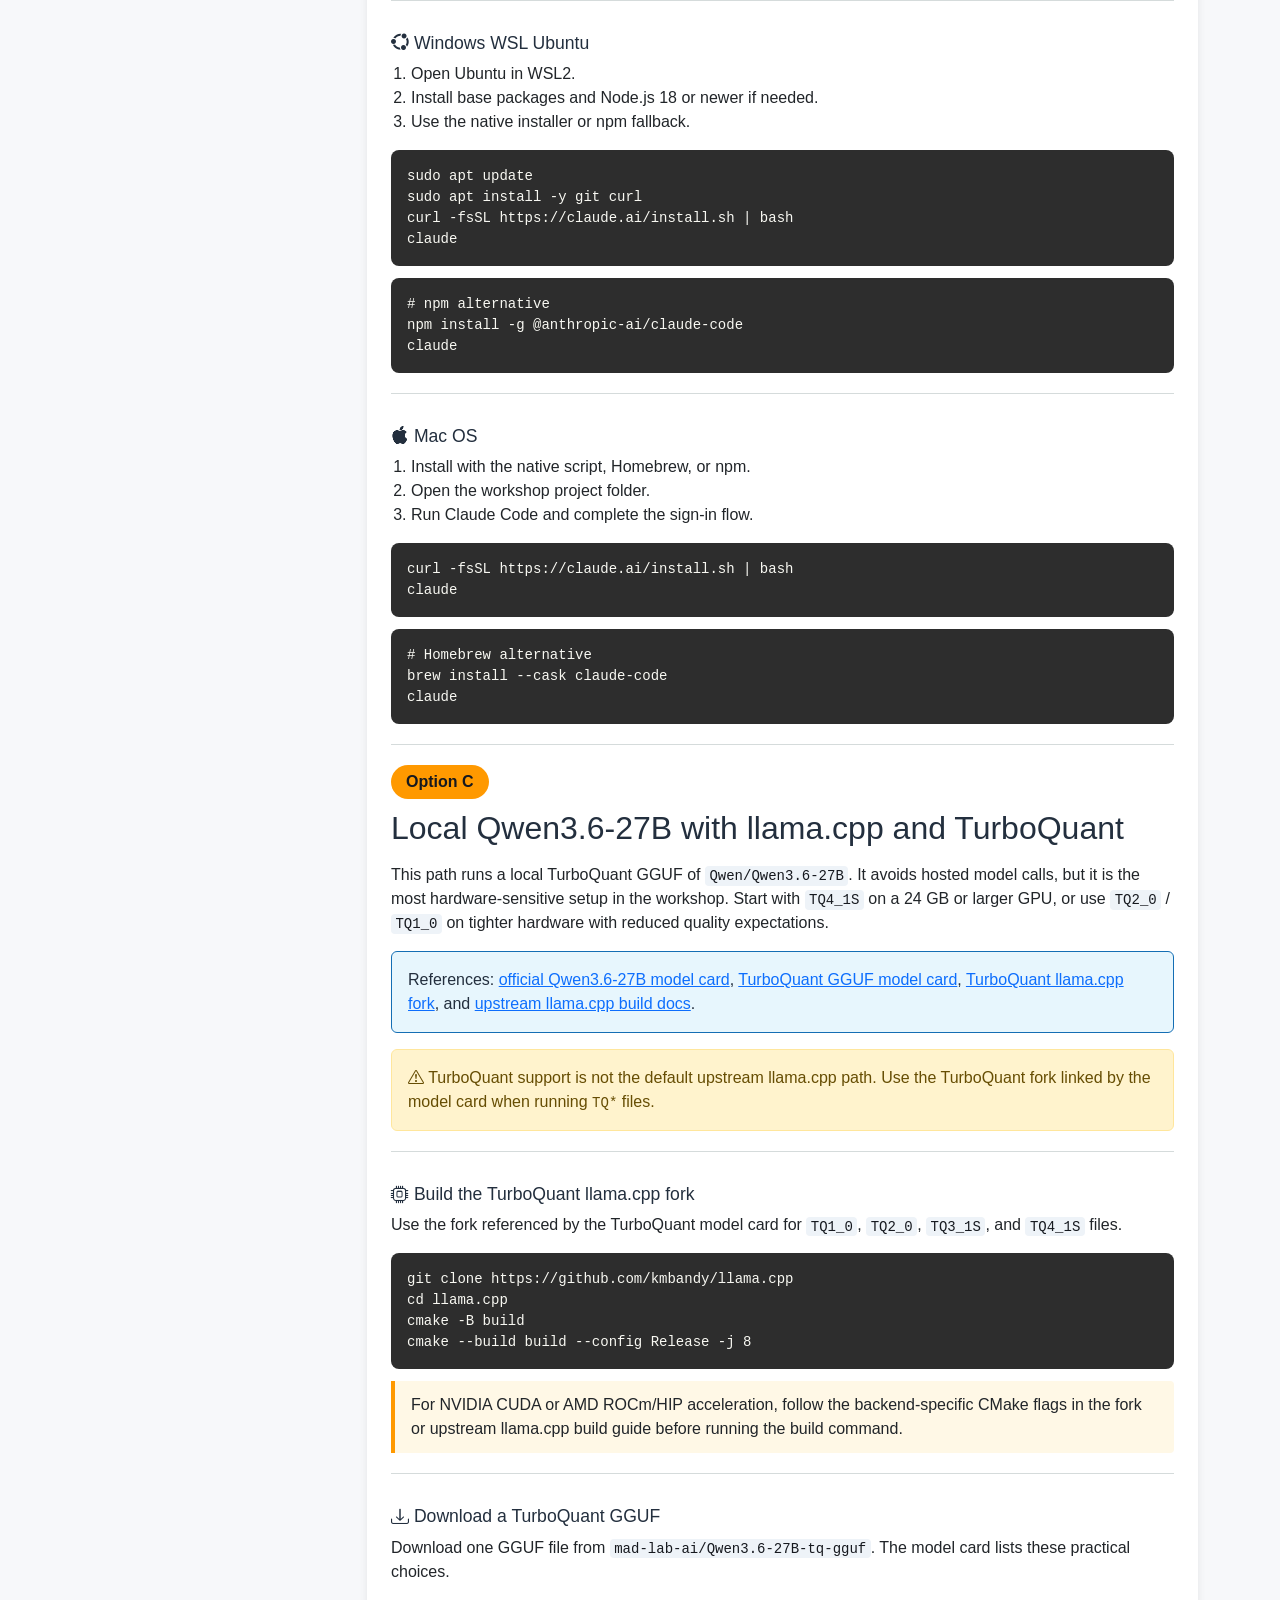
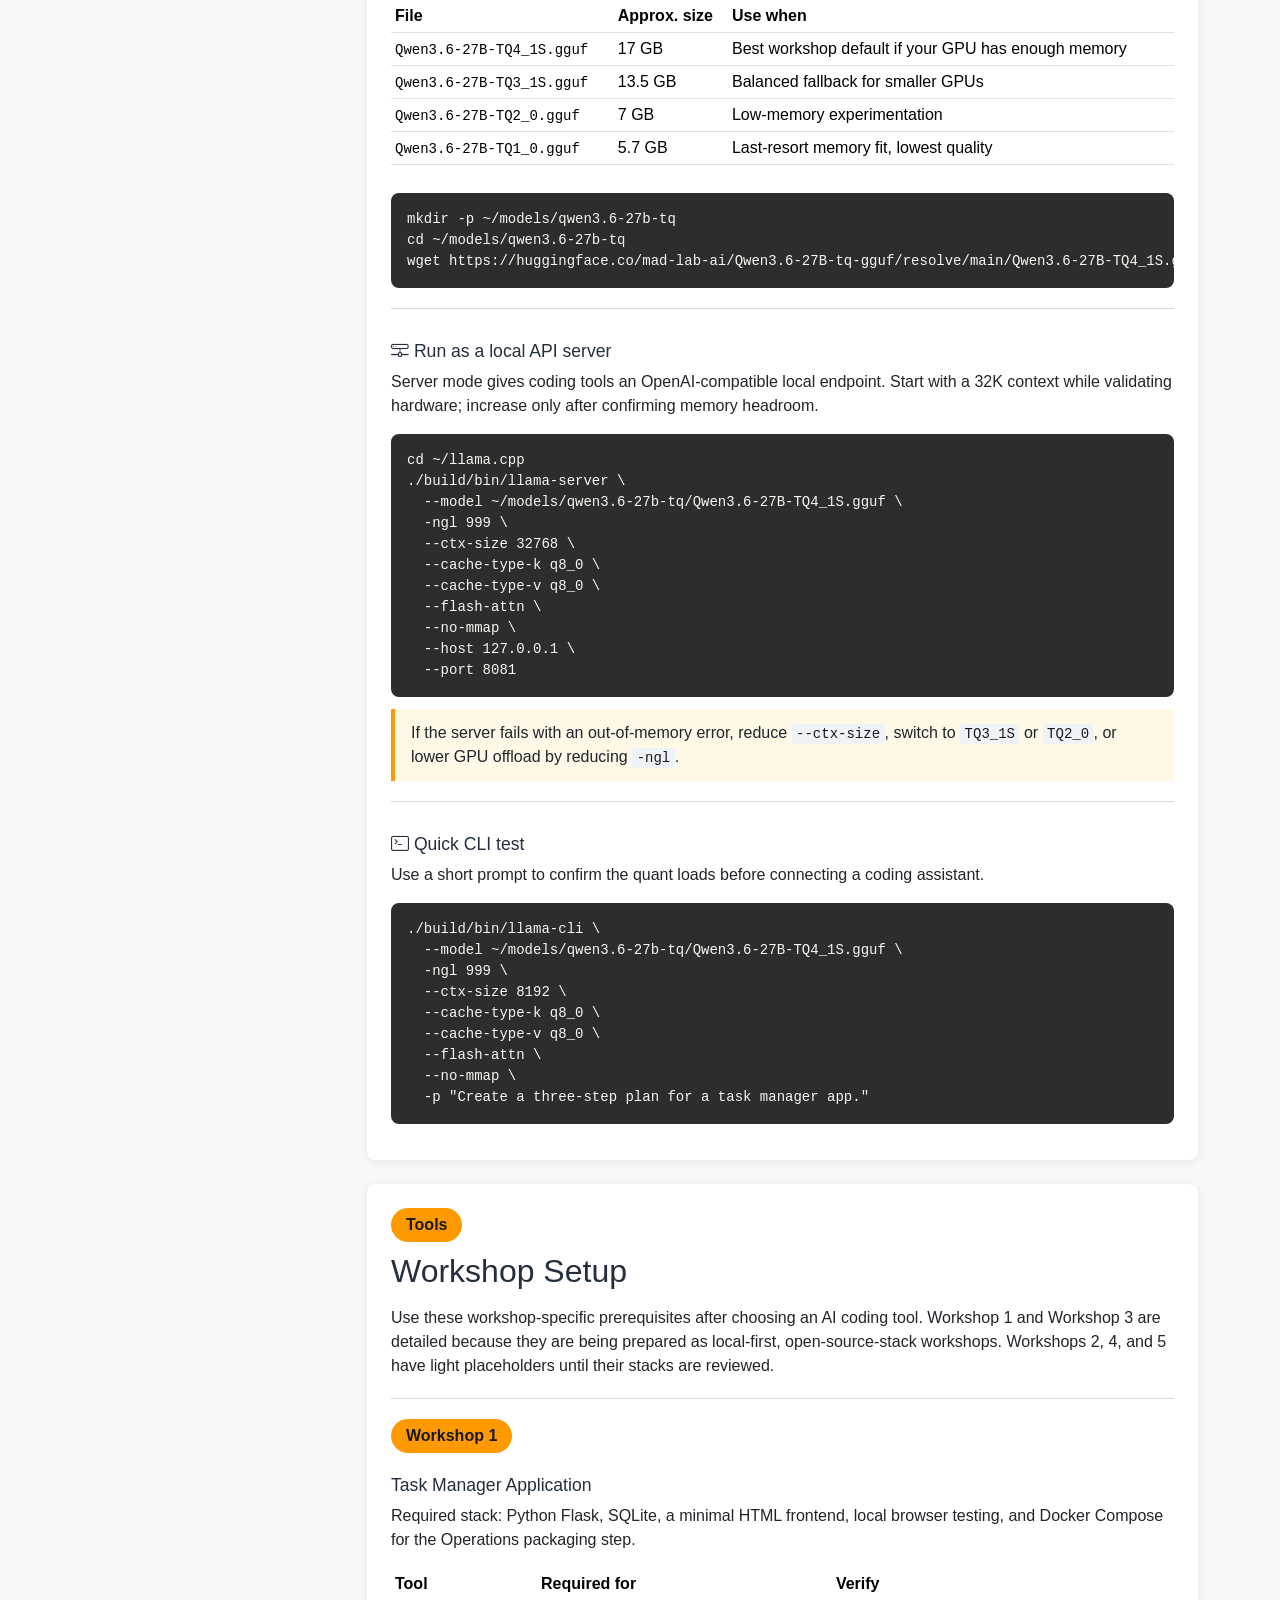
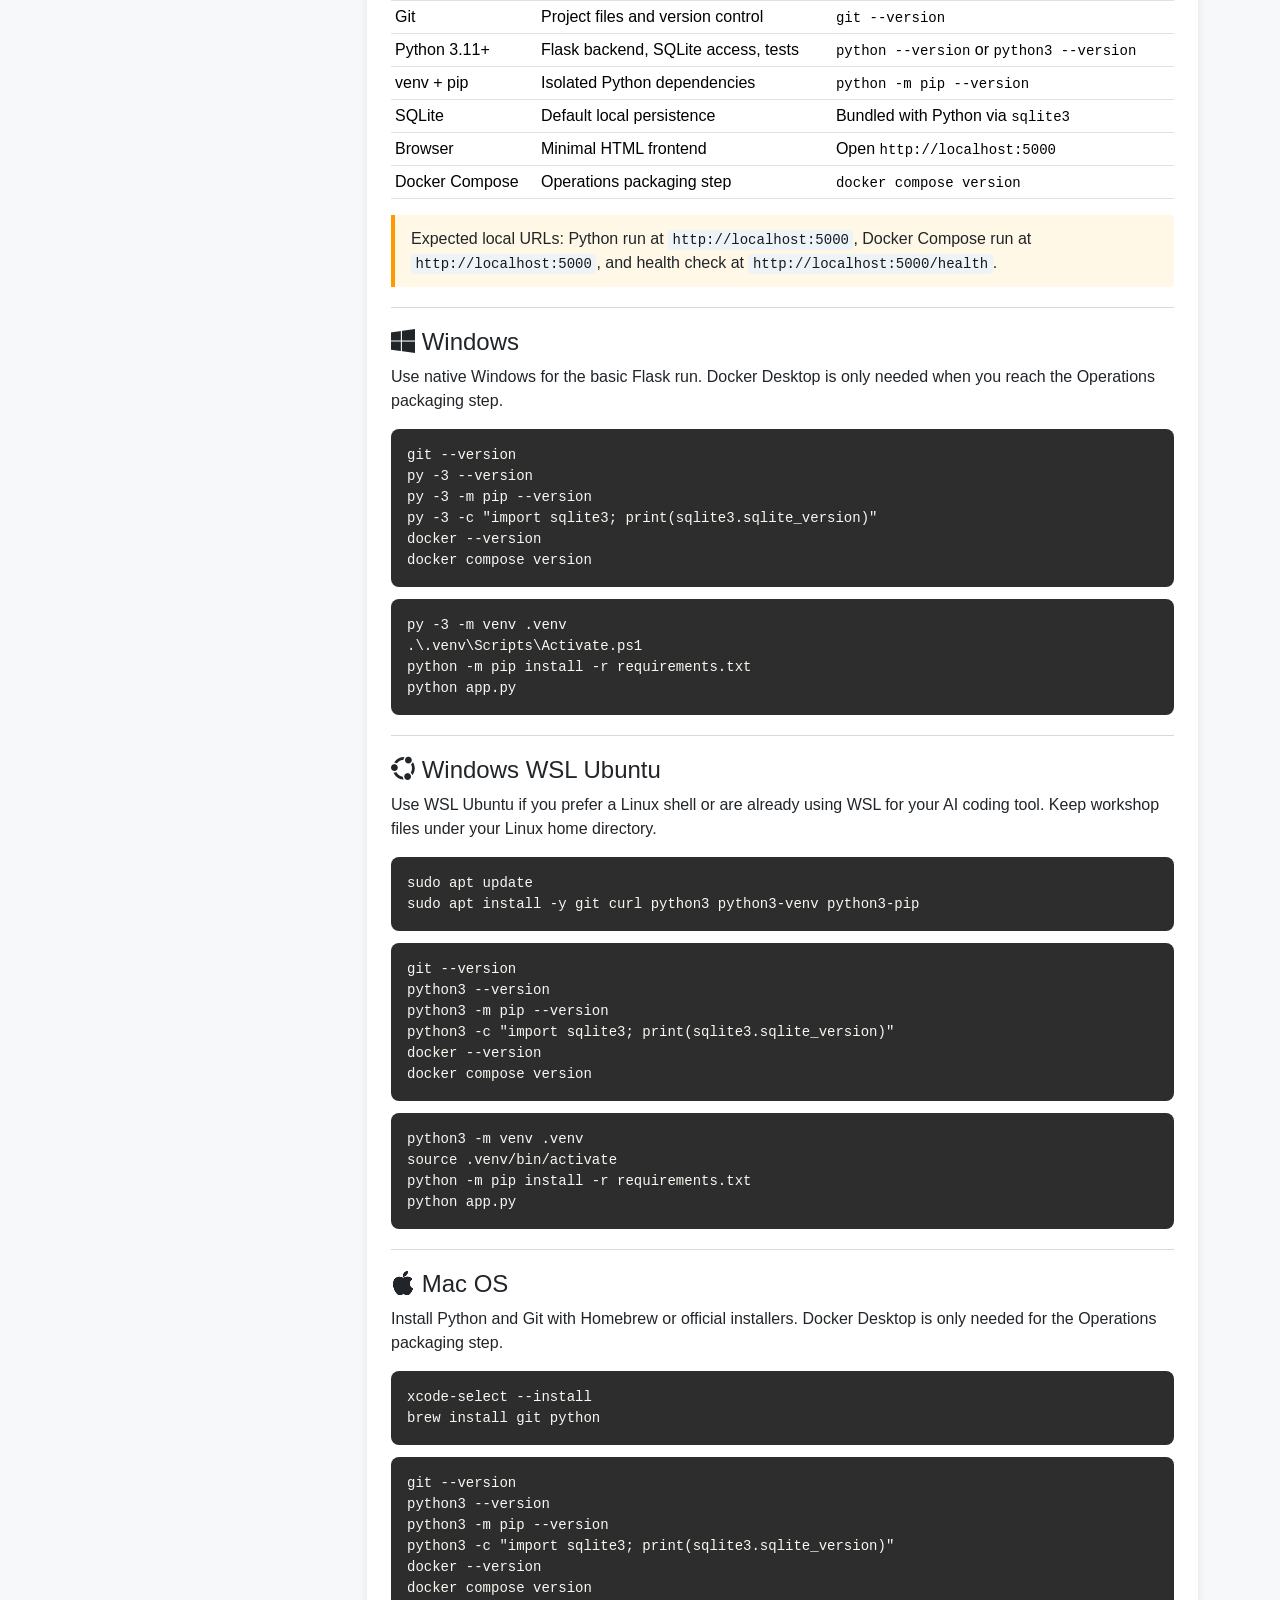
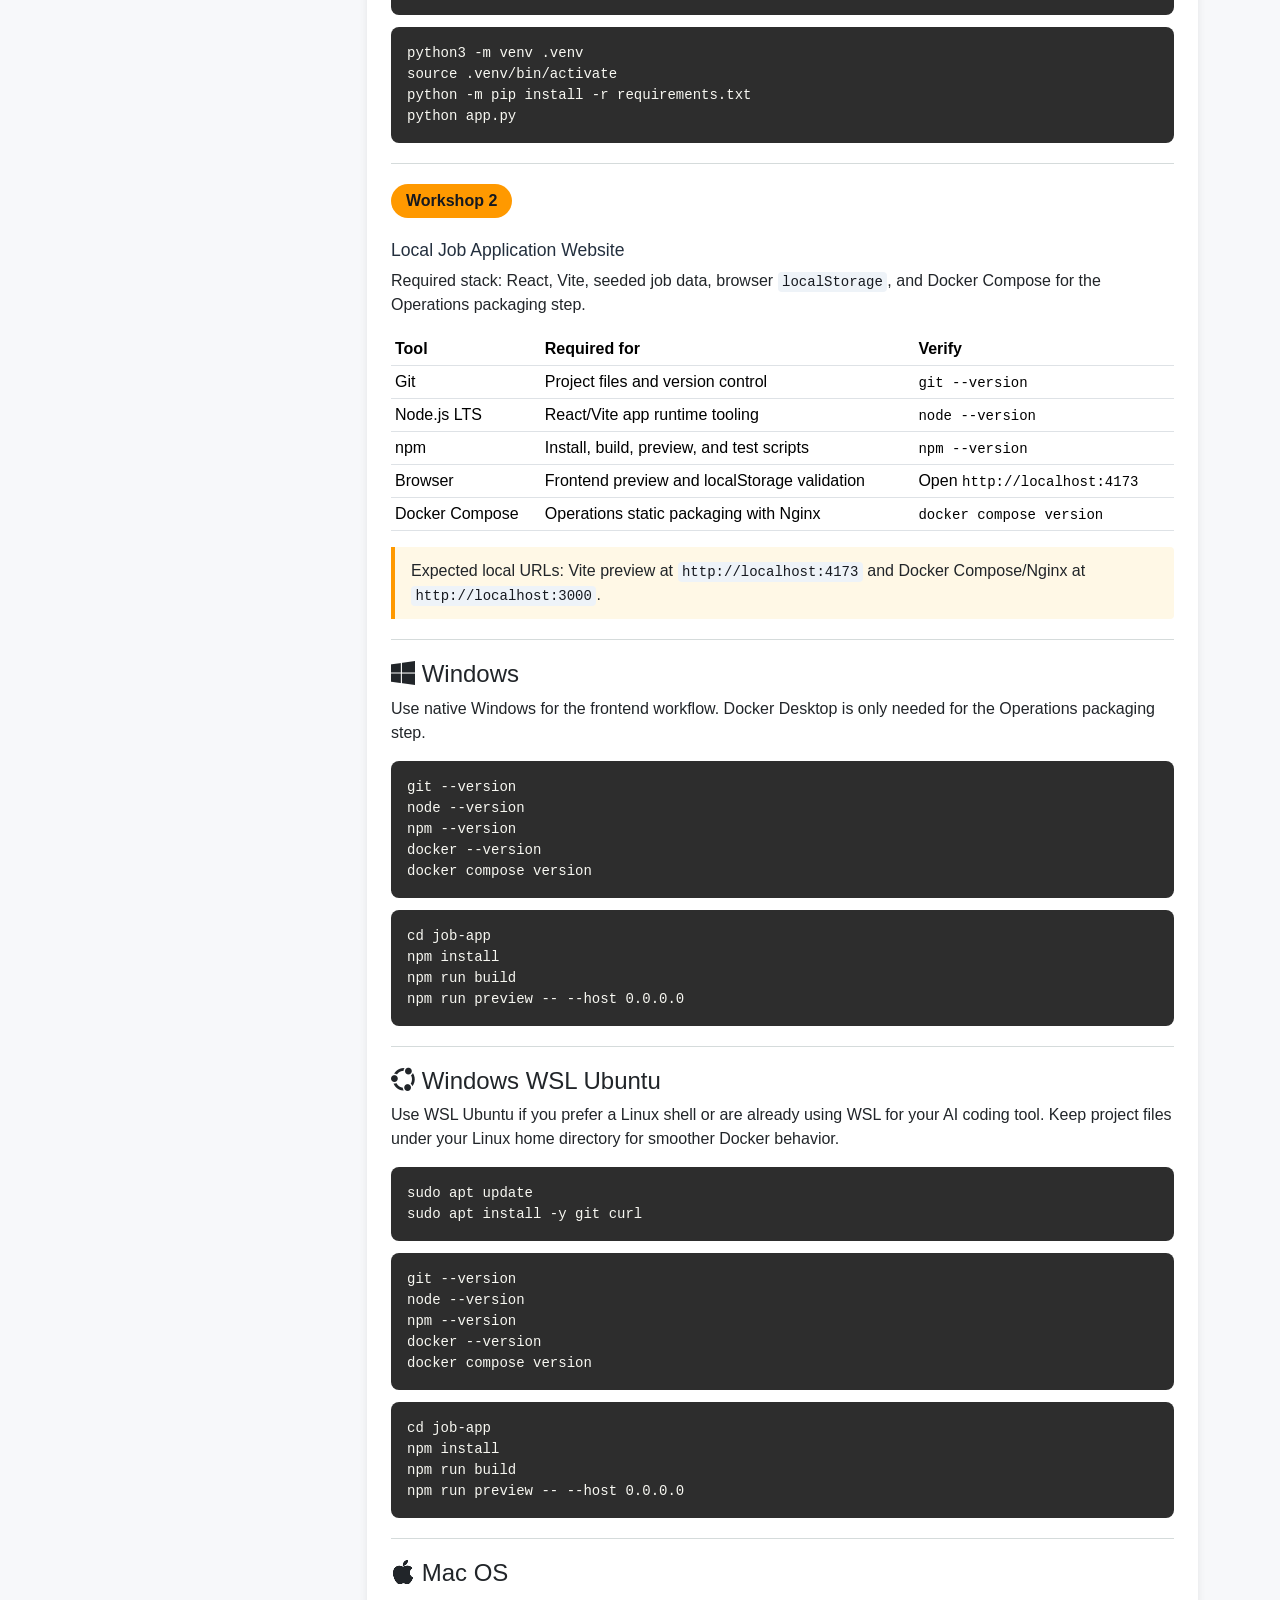
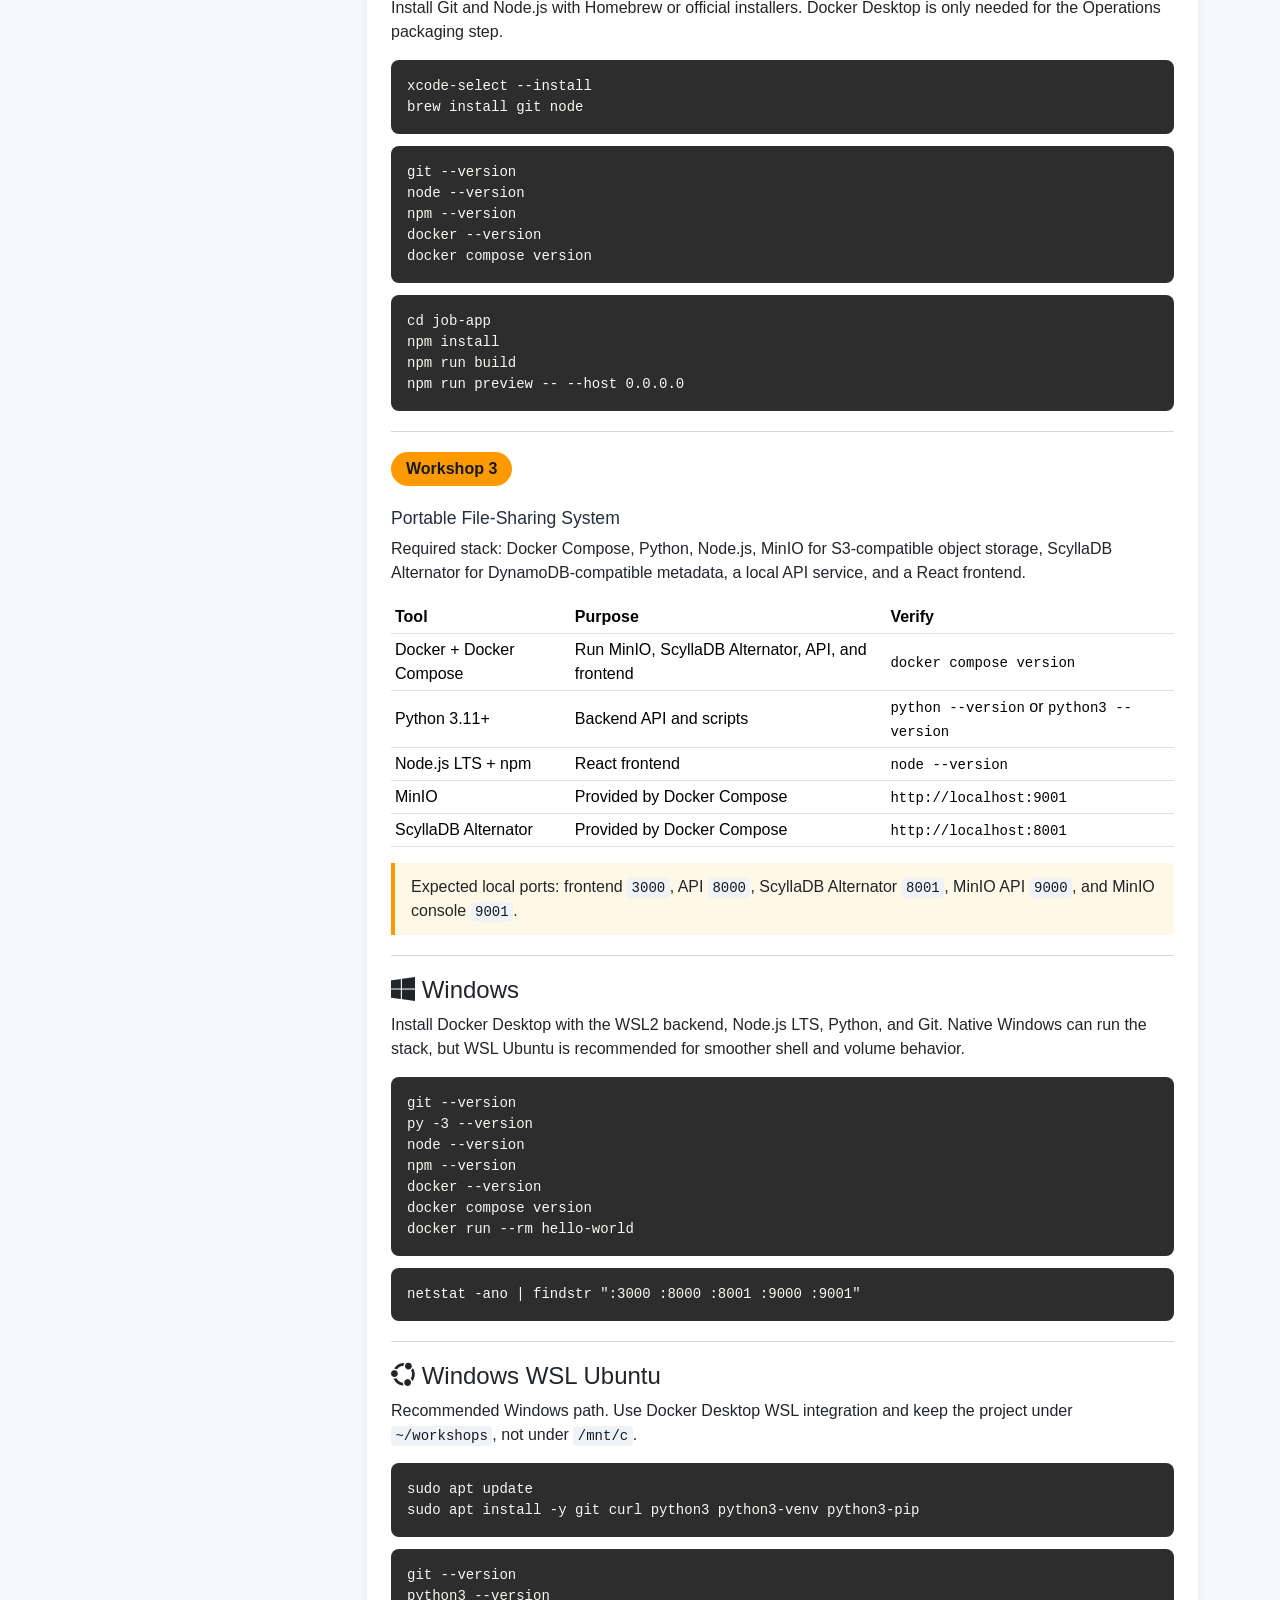
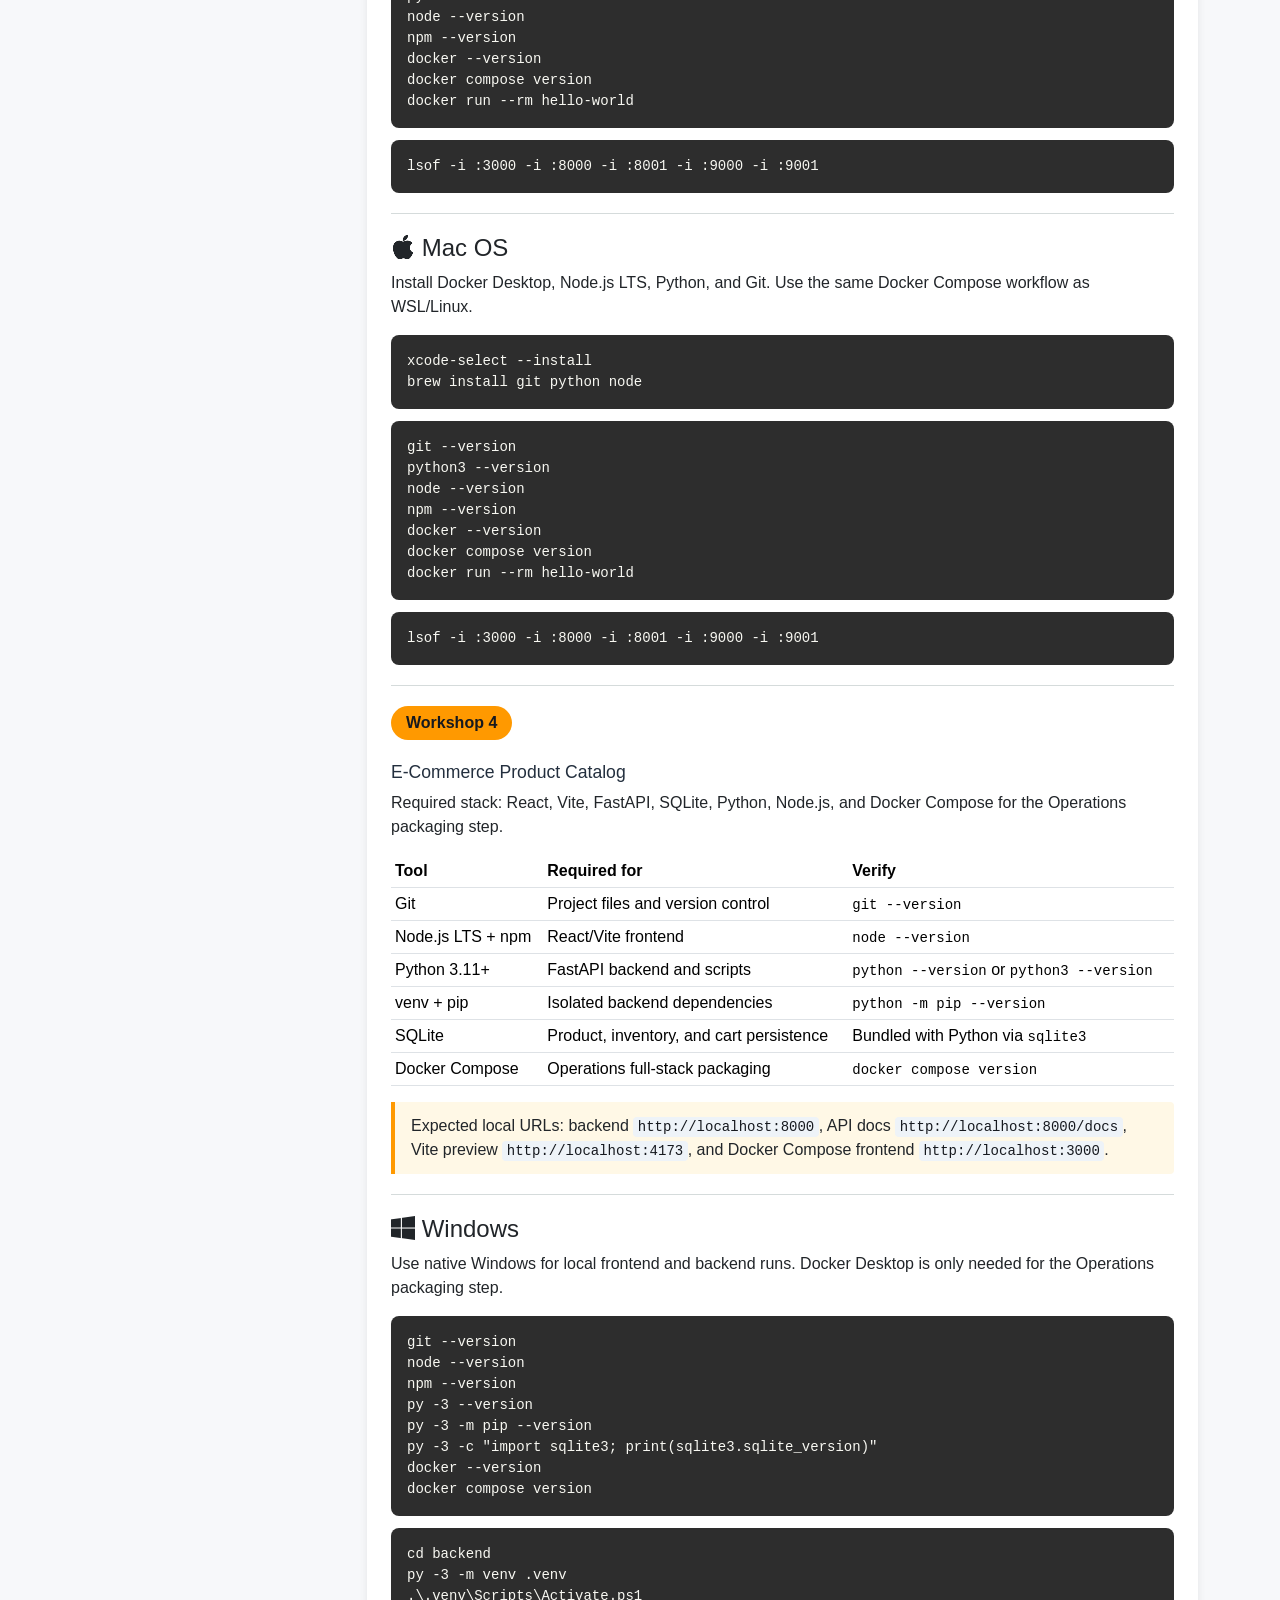
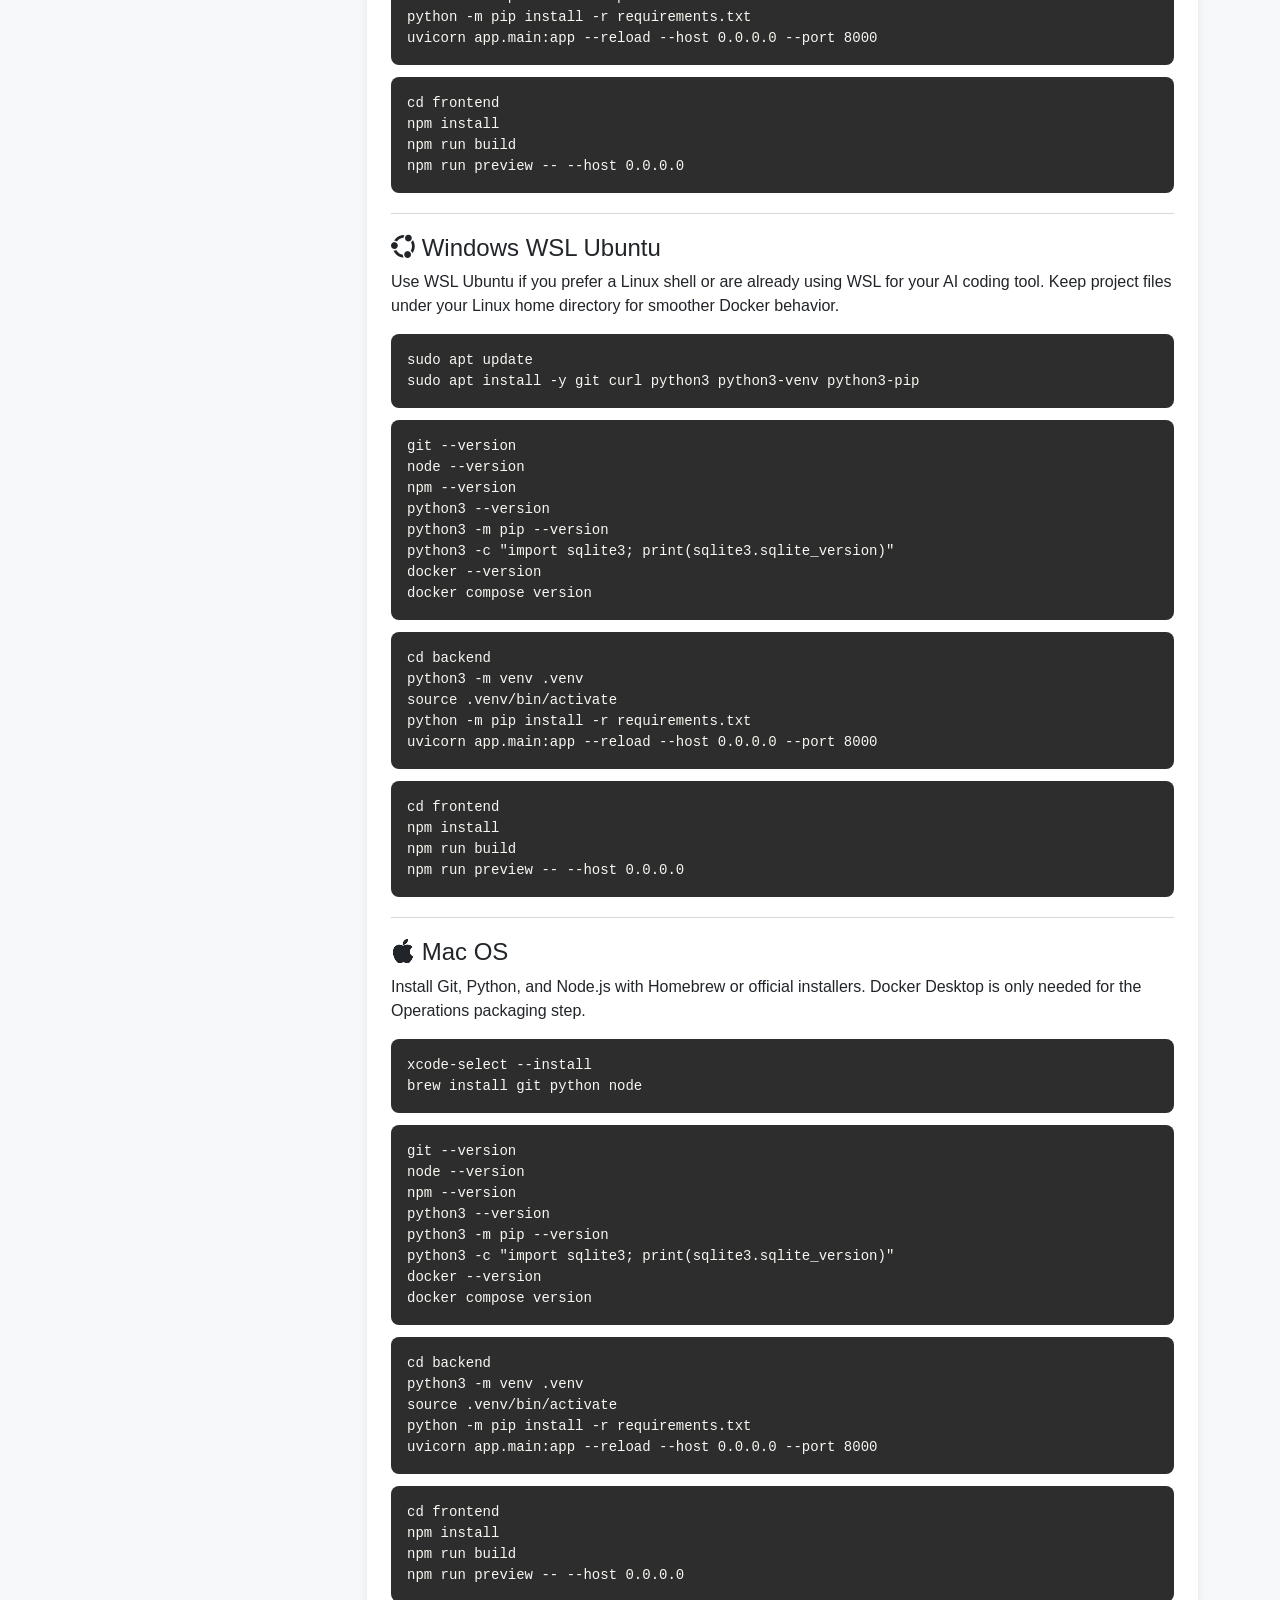
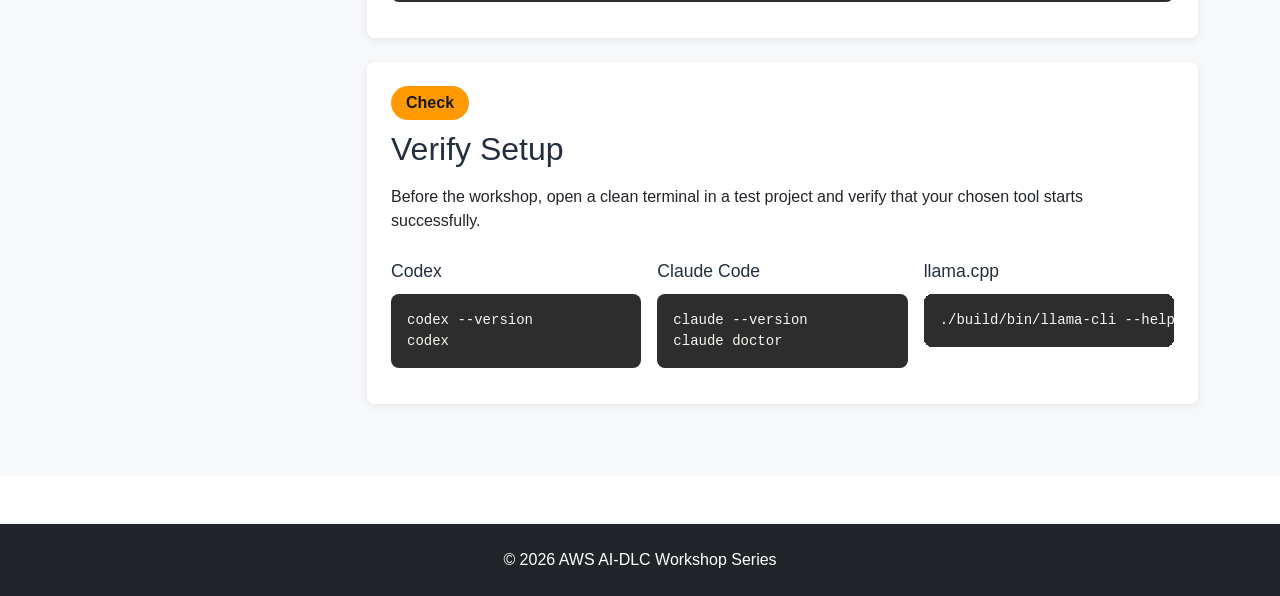
<file: website/public/setup-instructions.html>
<!DOCTYPE html>
<html lang="en">
<head>
    <meta charset="UTF-8">
    <meta name="viewport" content="width=device-width, initial-scale=1.0">
    <title>Setup Instructions - AI-DLC Workshop</title>
    <meta name="description" content="Setup OpenAI Codex, Claude Code, and local Qwen with llama.cpp for the AI-DLC workshop series.">
    <link href="https://cdn.jsdelivr.net/npm/bootstrap@5.3.2/dist/css/bootstrap.min.css" rel="stylesheet">
    <link rel="stylesheet" href="https://cdn.jsdelivr.net/npm/bootstrap-icons@1.11.3/font/bootstrap-icons.min.css">
    <link rel="stylesheet" href="assets/css/styles.css">
</head>
<body>
    <nav class="navbar navbar-expand-lg navbar-dark bg-primary sticky-top">
        <div class="container">
            <a class="navbar-brand" href="index.html"><i class="bi bi-cpu"></i> AI-DLC Workshop Series</a>
            <button class="navbar-toggler" type="button" data-bs-toggle="collapse" data-bs-target="#navbarNav">
                <span class="navbar-toggler-icon"></span>
            </button>
            <div class="collapse navbar-collapse" id="navbarNav">
                <ul class="navbar-nav ms-auto">
                    <li class="nav-item"><a class="nav-link" href="index.html">Home</a></li>
                    <li class="nav-item"><a class="nav-link" href="index.html#workshops">Workshops</a></li>
                    <li class="nav-item"><a class="nav-link active" href="setup-instructions.html">Setup</a></li>
                </ul>
            </div>
        </div>
    </nav>

    <section class="setup-hero">
        <div class="container">
            <a href="index.html" class="btn btn-outline-light mb-4"><i class="bi bi-arrow-left"></i> Back to Workshops</a>
            <div class="row align-items-center g-4">
                <div class="col-lg-8">
                    <h1 class="display-5 fw-bold mb-3">Setup Instructions</h1>
                    <p class="lead mb-0">Prepare a workshop machine for hosted coding agents or a local llama.cpp model before starting the AI-DLC exercises.</p>
                </div>
                <div class="col-lg-4">
                    <div class="setup-callout">
                        <i class="bi bi-terminal"></i>
                        <div>
                            <strong>Recommended for Windows</strong>
                            <span>Use WSL2 Ubuntu for the most predictable CLI experience.</span>
                        </div>
                    </div>
                </div>
            </div>
        </div>
    </section>

    <main class="setup-page py-5">
        <div class="container">
            <div class="row g-4">
                <aside class="col-lg-3">
                    <nav class="setup-toc sticky-lg-top" aria-label="Setup table of contents">
                        <h2>Contents</h2>
                        <a href="#before-you-start">Before You Start</a>
                        <a href="#ai-coding-tools">AI Coding Tools</a>
                        <a href="#openai-codex">Option A: OpenAI Codex</a>
                        <a href="#codex-windows">Codex on Windows</a>
                        <a href="#codex-wsl">Codex on WSL Ubuntu</a>
                        <a href="#codex-macos">Codex on Mac OS</a>
                        <a href="#claude-code">Option B: Claude Code</a>
                        <a href="#claude-windows">Claude on Windows</a>
                        <a href="#claude-wsl">Claude on WSL Ubuntu</a>
                        <a href="#claude-macos">Claude on Mac OS</a>
                        <a href="#qwen-llamacpp">Option C: Local Qwen</a>
                        <a href="#workshop-setup">Workshop Setup</a>
                        <a href="#workshop-1-setup">Workshop 1 Setup</a>
                        <a href="#workshop-2-setup">Workshop 2 Setup</a>
                        <a href="#workshop-3-setup">Workshop 3 Setup</a>
                        <a href="#workshop-4-setup">Workshop 4 Setup</a>
                        <a href="#verify-setup">Verify Setup</a>
                    </nav>
                </aside>

                <div class="col-lg-9">
                    <section id="before-you-start" class="setup-section">
                        <span class="step-badge">Prep</span>
                        <h2>Before You Start</h2>
                        <p>Choose one coding assistant path for the workshop. You only need one of Codex, Claude Code, or a local Qwen model unless you want to compare tools.</p>
                        <div class="row g-3">
                            <div class="col-md-4">
                                <div class="setup-card h-100">
                                    <i class="bi bi-git"></i>
                                    <h3>Git</h3>
                                    <p>Install Git and work inside a version-controlled workshop folder.</p>
                                    <pre><code>git --version</code></pre>
                                </div>
                            </div>
                            <div class="col-md-4">
                                <div class="setup-card h-100">
                                    <i class="bi bi-node-plus"></i>
                                    <h3>Node.js</h3>
                                    <p>Use Node.js 18 or newer for npm-based CLI installs.</p>
                                    <pre><code>node --version
npm --version</code></pre>
                                </div>
                            </div>
                            <div class="col-md-4">
                                <div class="setup-card h-100">
                                    <i class="bi bi-shield-lock"></i>
                                    <h3>Accounts</h3>
                                    <p>Sign in to the provider account you plan to use before the workshop starts.</p>
                                    <pre><code># Codex: ChatGPT or OpenAI API
# Claude: Claude.ai or Console</code></pre>
                                </div>
                            </div>
                        </div>
                    </section>

                    <section id="ai-coding-tools" class="setup-section">
                        <span class="step-badge">AI Tools</span>
                        <h2>AI Coding Tools</h2>
                        <p>Choose one AI coding tool before starting a workshop. Hosted tools are the simplest path for most learners; the local Qwen path is available for users who need a local model and have the required hardware.</p>

                        <article id="openai-codex" class="tutorial-block">
                        <span class="step-badge">Option A</span>
                        <h2>OpenAI Codex</h2>
                        <p>Codex CLI runs in your terminal. The official release guidance highlights macOS and Linux binaries, so Windows workshop users should use WSL2 Ubuntu unless native Windows support has been confirmed for their environment.</p>
                        <div class="alert alert-info">Official references: <a href="https://help.openai.com/en/articles/11096431-openai-codex-ci-getting-started" target="_blank">OpenAI Help Center</a> and <a href="https://github.com/openai/codex" target="_blank">OpenAI Codex GitHub</a>.</div>

                        <article id="codex-windows" class="tutorial-block">
                            <h3><i class="bi bi-windows"></i> Windows</h3>
                            <p>Use this only if your workshop environment explicitly supports native Windows. For the standard workshop path, use WSL Ubuntu below.</p>
                            <ol>
                                <li>Install Node.js 18 or newer from the official Node.js installer.</li>
                                <li>Open PowerShell in your project folder.</li>
                                <li>Install and launch Codex.</li>
                            </ol>
                            <pre><code>npm install -g @openai/codex
codex</code></pre>
                            <p class="setup-note">If native Windows install or shell behavior is inconsistent, move the project into WSL2 Ubuntu and follow the WSL steps.</p>
                        </article>

                        <article id="codex-wsl" class="tutorial-block">
                            <h3><i class="bi bi-ubuntu"></i> Windows WSL Ubuntu</h3>
                            <ol>
                                <li>Install WSL2 with Ubuntu from PowerShell.</li>
                                <li>Open Ubuntu and update packages.</li>
                                <li>Install Node.js 18 or newer, then install Codex.</li>
                                <li>Run Codex from the root of your workshop project.</li>
                            </ol>
                            <pre><code>wsl --install -d Ubuntu</code></pre>
                            <pre><code>sudo apt update
sudo apt install -y git curl
node --version
npm --version
npm install -g @openai/codex
cd ~/workshops/your-project
codex</code></pre>
                        </article>

                        <article id="codex-macos" class="tutorial-block">
                            <h3><i class="bi bi-apple"></i> Mac OS</h3>
                            <ol>
                                <li>Install Homebrew or Node.js 18 or newer.</li>
                                <li>Install Codex with Homebrew or npm.</li>
                                <li>Run Codex from the workshop project folder and sign in when prompted.</li>
                            </ol>
                            <pre><code>brew install --cask codex
codex</code></pre>
                            <pre><code># npm alternative
npm install -g @openai/codex
codex</code></pre>
                        </article>
                        </article>

                        <article id="claude-code" class="tutorial-block">
                        <span class="step-badge">Option B</span>
                        <h2>Claude Code</h2>
                        <p>Claude Code runs in a terminal and requires an Anthropic-supported account. Anthropic supports macOS, Ubuntu/Debian, and Windows through WSL or Git for Windows.</p>
                        <div class="alert alert-info">Official references: <a href="https://docs.anthropic.com/en/docs/claude-code/getting-started" target="_blank">Claude Code setup</a> and <a href="https://code.claude.com/docs/en/setup" target="_blank">advanced setup</a>.</div>

                        <article id="claude-windows" class="tutorial-block">
                            <h3><i class="bi bi-windows"></i> Windows</h3>
                            <ol>
                                <li>Open PowerShell.</li>
                                <li>Run the native installer, then restart the terminal if your PATH changes.</li>
                                <li>Start Claude Code in your project folder.</li>
                            </ol>
                            <pre><code>irm https://claude.ai/install.ps1 | iex
claude</code></pre>
                            <p class="setup-note">If your organization blocks PowerShell install scripts, install Node.js 18 or newer and use <code>npm install -g @anthropic-ai/claude-code</code>.</p>
                        </article>

                        <article id="claude-wsl" class="tutorial-block">
                            <h3><i class="bi bi-ubuntu"></i> Windows WSL Ubuntu</h3>
                            <ol>
                                <li>Open Ubuntu in WSL2.</li>
                                <li>Install base packages and Node.js 18 or newer if needed.</li>
                                <li>Use the native installer or npm fallback.</li>
                            </ol>
                            <pre><code>sudo apt update
sudo apt install -y git curl
curl -fsSL https://claude.ai/install.sh | bash
claude</code></pre>
                            <pre><code># npm alternative
npm install -g @anthropic-ai/claude-code
claude</code></pre>
                        </article>

                        <article id="claude-macos" class="tutorial-block">
                            <h3><i class="bi bi-apple"></i> Mac OS</h3>
                            <ol>
                                <li>Install with the native script, Homebrew, or npm.</li>
                                <li>Open the workshop project folder.</li>
                                <li>Run Claude Code and complete the sign-in flow.</li>
                            </ol>
                            <pre><code>curl -fsSL https://claude.ai/install.sh | bash
claude</code></pre>
                            <pre><code># Homebrew alternative
brew install --cask claude-code
claude</code></pre>
                        </article>
                        </article>

                        <article id="qwen-llamacpp" class="tutorial-block">
                        <span class="step-badge">Option C</span>
                        <h2>Local Qwen3.6-27B with llama.cpp and TurboQuant</h2>
                        <p>This path runs a local TurboQuant GGUF of <code>Qwen/Qwen3.6-27B</code>. It avoids hosted model calls, but it is the most hardware-sensitive setup in the workshop. Start with <code>TQ4_1S</code> on a 24 GB or larger GPU, or use <code>TQ2_0</code> / <code>TQ1_0</code> on tighter hardware with reduced quality expectations.</p>
                        <div class="alert alert-info">References: <a href="https://huggingface.co/Qwen/Qwen3.6-27B" target="_blank">official Qwen3.6-27B model card</a>, <a href="https://huggingface.co/mad-lab-ai/Qwen3.6-27B-tq-gguf" target="_blank">TurboQuant GGUF model card</a>, <a href="https://github.com/kmbandy/llama.cpp" target="_blank">TurboQuant llama.cpp fork</a>, and <a href="https://github.com/ggml-org/llama.cpp/blob/master/docs/build.md" target="_blank">upstream llama.cpp build docs</a>.</div>
                        <div class="alert alert-warning"><i class="bi bi-exclamation-triangle"></i> TurboQuant support is not the default upstream llama.cpp path. Use the TurboQuant fork linked by the model card when running <code>TQ*</code> files.</div>

                        <article class="tutorial-block">
                            <h3><i class="bi bi-cpu"></i> Build the TurboQuant llama.cpp fork</h3>
                            <p>Use the fork referenced by the TurboQuant model card for <code>TQ1_0</code>, <code>TQ2_0</code>, <code>TQ3_1S</code>, and <code>TQ4_1S</code> files.</p>
                            <pre><code>git clone https://github.com/kmbandy/llama.cpp
cd llama.cpp
cmake -B build
cmake --build build --config Release -j 8</code></pre>
                            <p class="setup-note">For NVIDIA CUDA or AMD ROCm/HIP acceleration, follow the backend-specific CMake flags in the fork or upstream llama.cpp build guide before running the build command.</p>
                        </article>

                        <article class="tutorial-block">
                            <h3><i class="bi bi-download"></i> Download a TurboQuant GGUF</h3>
                            <p>Download one GGUF file from <code>mad-lab-ai/Qwen3.6-27B-tq-gguf</code>. The model card lists these practical choices.</p>
                            <div class="table-responsive">
                                <table class="table table-sm align-middle">
                                    <thead>
                                        <tr><th>File</th><th>Approx. size</th><th>Use when</th></tr>
                                    </thead>
                                    <tbody>
                                        <tr><td><code>Qwen3.6-27B-TQ4_1S.gguf</code></td><td>17 GB</td><td>Best workshop default if your GPU has enough memory</td></tr>
                                        <tr><td><code>Qwen3.6-27B-TQ3_1S.gguf</code></td><td>13.5 GB</td><td>Balanced fallback for smaller GPUs</td></tr>
                                        <tr><td><code>Qwen3.6-27B-TQ2_0.gguf</code></td><td>7 GB</td><td>Low-memory experimentation</td></tr>
                                        <tr><td><code>Qwen3.6-27B-TQ1_0.gguf</code></td><td>5.7 GB</td><td>Last-resort memory fit, lowest quality</td></tr>
                                    </tbody>
                                </table>
                            </div>
                            <pre><code>mkdir -p ~/models/qwen3.6-27b-tq
cd ~/models/qwen3.6-27b-tq
wget https://huggingface.co/mad-lab-ai/Qwen3.6-27B-tq-gguf/resolve/main/Qwen3.6-27B-TQ4_1S.gguf</code></pre>
                        </article>

                        <article class="tutorial-block">
                            <h3><i class="bi bi-hdd-network"></i> Run as a local API server</h3>
                            <p>Server mode gives coding tools an OpenAI-compatible local endpoint. Start with a 32K context while validating hardware; increase only after confirming memory headroom.</p>
                            <pre><code>cd ~/llama.cpp
./build/bin/llama-server \
  --model ~/models/qwen3.6-27b-tq/Qwen3.6-27B-TQ4_1S.gguf \
  -ngl 999 \
  --ctx-size 32768 \
  --cache-type-k q8_0 \
  --cache-type-v q8_0 \
  --flash-attn \
  --no-mmap \
  --host 127.0.0.1 \
  --port 8081</code></pre>
                            <p class="setup-note">If the server fails with an out-of-memory error, reduce <code>--ctx-size</code>, switch to <code>TQ3_1S</code> or <code>TQ2_0</code>, or lower GPU offload by reducing <code>-ngl</code>.</p>
                        </article>

                        <article class="tutorial-block">
                            <h3><i class="bi bi-terminal"></i> Quick CLI test</h3>
                            <p>Use a short prompt to confirm the quant loads before connecting a coding assistant.</p>
                            <pre><code>./build/bin/llama-cli \
  --model ~/models/qwen3.6-27b-tq/Qwen3.6-27B-TQ4_1S.gguf \
  -ngl 999 \
  --ctx-size 8192 \
  --cache-type-k q8_0 \
  --cache-type-v q8_0 \
  --flash-attn \
  --no-mmap \
  -p "Create a three-step plan for a task manager app."</code></pre>
                        </article>
                        </article>
                    </section>

                    <section id="workshop-setup" class="setup-section">
                        <span class="step-badge">Tools</span>
                        <h2>Workshop Setup</h2>
                        <p>Use these workshop-specific prerequisites after choosing an AI coding tool. Workshop 1 and Workshop 3 are detailed because they are being prepared as local-first, open-source-stack workshops. Workshops 2, 4, and 5 have light placeholders until their stacks are reviewed.</p>

                        <article id="workshop-1-setup" class="tutorial-block">
                            <span class="step-badge">Workshop 1</span>
                            <h3>Task Manager Application</h3>
                            <p>Required stack: Python Flask, SQLite, a minimal HTML frontend, local browser testing, and Docker Compose for the Operations packaging step.</p>
                            <div class="table-responsive">
                                <table class="table table-sm align-middle">
                                    <thead>
                                        <tr><th>Tool</th><th>Required for</th><th>Verify</th></tr>
                                    </thead>
                                    <tbody>
                                        <tr><td>Git</td><td>Project files and version control</td><td><code>git --version</code></td></tr>
                                        <tr><td>Python 3.11+</td><td>Flask backend, SQLite access, tests</td><td><code>python --version</code> or <code>python3 --version</code></td></tr>
                                        <tr><td>venv + pip</td><td>Isolated Python dependencies</td><td><code>python -m pip --version</code></td></tr>
                                        <tr><td>SQLite</td><td>Default local persistence</td><td>Bundled with Python via <code>sqlite3</code></td></tr>
                                        <tr><td>Browser</td><td>Minimal HTML frontend</td><td>Open <code>http://localhost:5000</code></td></tr>
                                        <tr><td>Docker Compose</td><td>Operations packaging step</td><td><code>docker compose version</code></td></tr>
                                    </tbody>
                                </table>
                            </div>
                            <p class="setup-note">Expected local URLs: Python run at <code>http://localhost:5000</code>, Docker Compose run at <code>http://localhost:5000</code>, and health check at <code>http://localhost:5000/health</code>.</p>

                            <article id="workshop-1-windows" class="tutorial-block">
                                <h4><i class="bi bi-windows"></i> Windows</h4>
                                <p>Use native Windows for the basic Flask run. Docker Desktop is only needed when you reach the Operations packaging step.</p>
                                <pre><code>git --version
py -3 --version
py -3 -m pip --version
py -3 -c "import sqlite3; print(sqlite3.sqlite_version)"
docker --version
docker compose version</code></pre>
                                <pre><code>py -3 -m venv .venv
.\.venv\Scripts\Activate.ps1
python -m pip install -r requirements.txt
python app.py</code></pre>
                            </article>

                            <article id="workshop-1-wsl" class="tutorial-block">
                                <h4><i class="bi bi-ubuntu"></i> Windows WSL Ubuntu</h4>
                                <p>Use WSL Ubuntu if you prefer a Linux shell or are already using WSL for your AI coding tool. Keep workshop files under your Linux home directory.</p>
                                <pre><code>sudo apt update
sudo apt install -y git curl python3 python3-venv python3-pip</code></pre>
                                <pre><code>git --version
python3 --version
python3 -m pip --version
python3 -c "import sqlite3; print(sqlite3.sqlite_version)"
docker --version
docker compose version</code></pre>
                                <pre><code>python3 -m venv .venv
source .venv/bin/activate
python -m pip install -r requirements.txt
python app.py</code></pre>
                            </article>

                            <article id="workshop-1-macos" class="tutorial-block">
                                <h4><i class="bi bi-apple"></i> Mac OS</h4>
                                <p>Install Python and Git with Homebrew or official installers. Docker Desktop is only needed for the Operations packaging step.</p>
                                <pre><code>xcode-select --install
brew install git python</code></pre>
                                <pre><code>git --version
python3 --version
python3 -m pip --version
python3 -c "import sqlite3; print(sqlite3.sqlite_version)"
docker --version
docker compose version</code></pre>
                                <pre><code>python3 -m venv .venv
source .venv/bin/activate
python -m pip install -r requirements.txt
python app.py</code></pre>
                            </article>
                        </article>

                        <article id="workshop-2-setup" class="tutorial-block">
                            <span class="step-badge">Workshop 2</span>
                            <h3>Local Job Application Website</h3>
                            <p>Required stack: React, Vite, seeded job data, browser <code>localStorage</code>, and Docker Compose for the Operations packaging step.</p>
                            <div class="table-responsive">
                                <table class="table table-sm align-middle">
                                    <thead>
                                        <tr><th>Tool</th><th>Required for</th><th>Verify</th></tr>
                                    </thead>
                                    <tbody>
                                        <tr><td>Git</td><td>Project files and version control</td><td><code>git --version</code></td></tr>
                                        <tr><td>Node.js LTS</td><td>React/Vite app runtime tooling</td><td><code>node --version</code></td></tr>
                                        <tr><td>npm</td><td>Install, build, preview, and test scripts</td><td><code>npm --version</code></td></tr>
                                        <tr><td>Browser</td><td>Frontend preview and localStorage validation</td><td>Open <code>http://localhost:4173</code></td></tr>
                                        <tr><td>Docker Compose</td><td>Operations static packaging with Nginx</td><td><code>docker compose version</code></td></tr>
                                    </tbody>
                                </table>
                            </div>
                            <p class="setup-note">Expected local URLs: Vite preview at <code>http://localhost:4173</code> and Docker Compose/Nginx at <code>http://localhost:3000</code>.</p>

                            <article id="workshop-2-windows" class="tutorial-block">
                                <h4><i class="bi bi-windows"></i> Windows</h4>
                                <p>Use native Windows for the frontend workflow. Docker Desktop is only needed for the Operations packaging step.</p>
                                <pre><code>git --version
node --version
npm --version
docker --version
docker compose version</code></pre>
                                <pre><code>cd job-app
npm install
npm run build
npm run preview -- --host 0.0.0.0</code></pre>
                            </article>

                            <article id="workshop-2-wsl" class="tutorial-block">
                                <h4><i class="bi bi-ubuntu"></i> Windows WSL Ubuntu</h4>
                                <p>Use WSL Ubuntu if you prefer a Linux shell or are already using WSL for your AI coding tool. Keep project files under your Linux home directory for smoother Docker behavior.</p>
                                <pre><code>sudo apt update
sudo apt install -y git curl</code></pre>
                                <pre><code>git --version
node --version
npm --version
docker --version
docker compose version</code></pre>
                                <pre><code>cd job-app
npm install
npm run build
npm run preview -- --host 0.0.0.0</code></pre>
                            </article>

                            <article id="workshop-2-macos" class="tutorial-block">
                                <h4><i class="bi bi-apple"></i> Mac OS</h4>
                                <p>Install Git and Node.js with Homebrew or official installers. Docker Desktop is only needed for the Operations packaging step.</p>
                                <pre><code>xcode-select --install
brew install git node</code></pre>
                                <pre><code>git --version
node --version
npm --version
docker --version
docker compose version</code></pre>
                                <pre><code>cd job-app
npm install
npm run build
npm run preview -- --host 0.0.0.0</code></pre>
                            </article>
                        </article>

                        <article id="workshop-3-setup" class="tutorial-block">
                            <span class="step-badge">Workshop 3</span>
                            <h3>Portable File-Sharing System</h3>
                            <p>Required stack: Docker Compose, Python, Node.js, MinIO for S3-compatible object storage, ScyllaDB Alternator for DynamoDB-compatible metadata, a local API service, and a React frontend.</p>
                            <div class="table-responsive">
                                <table class="table table-sm align-middle">
                                    <thead>
                                        <tr><th>Tool</th><th>Purpose</th><th>Verify</th></tr>
                                    </thead>
                                    <tbody>
                                        <tr><td>Docker + Docker Compose</td><td>Run MinIO, ScyllaDB Alternator, API, and frontend</td><td><code>docker compose version</code></td></tr>
                                        <tr><td>Python 3.11+</td><td>Backend API and scripts</td><td><code>python --version</code> or <code>python3 --version</code></td></tr>
                                        <tr><td>Node.js LTS + npm</td><td>React frontend</td><td><code>node --version</code></td></tr>
                                        <tr><td>MinIO</td><td>Provided by Docker Compose</td><td><code>http://localhost:9001</code></td></tr>
                                        <tr><td>ScyllaDB Alternator</td><td>Provided by Docker Compose</td><td><code>http://localhost:8001</code></td></tr>
                                    </tbody>
                                </table>
                            </div>
                            <p class="setup-note">Expected local ports: frontend <code>3000</code>, API <code>8000</code>, ScyllaDB Alternator <code>8001</code>, MinIO API <code>9000</code>, and MinIO console <code>9001</code>.</p>

                            <article id="workshop-3-windows" class="tutorial-block">
                                <h4><i class="bi bi-windows"></i> Windows</h4>
                                <p>Install Docker Desktop with the WSL2 backend, Node.js LTS, Python, and Git. Native Windows can run the stack, but WSL Ubuntu is recommended for smoother shell and volume behavior.</p>
                                <pre><code>git --version
py -3 --version
node --version
npm --version
docker --version
docker compose version
docker run --rm hello-world</code></pre>
                                <pre><code>netstat -ano | findstr ":3000 :8000 :8001 :9000 :9001"</code></pre>
                            </article>

                            <article id="workshop-3-wsl" class="tutorial-block">
                                <h4><i class="bi bi-ubuntu"></i> Windows WSL Ubuntu</h4>
                                <p>Recommended Windows path. Use Docker Desktop WSL integration and keep the project under <code>~/workshops</code>, not under <code>/mnt/c</code>.</p>
                                <pre><code>sudo apt update
sudo apt install -y git curl python3 python3-venv python3-pip</code></pre>
                                <pre><code>git --version
python3 --version
node --version
npm --version
docker --version
docker compose version
docker run --rm hello-world</code></pre>
                                <pre><code>lsof -i :3000 -i :8000 -i :8001 -i :9000 -i :9001</code></pre>
                            </article>

                            <article id="workshop-3-macos" class="tutorial-block">
                                <h4><i class="bi bi-apple"></i> Mac OS</h4>
                                <p>Install Docker Desktop, Node.js LTS, Python, and Git. Use the same Docker Compose workflow as WSL/Linux.</p>
                                <pre><code>xcode-select --install
brew install git python node</code></pre>
                                <pre><code>git --version
python3 --version
node --version
npm --version
docker --version
docker compose version
docker run --rm hello-world</code></pre>
                                <pre><code>lsof -i :3000 -i :8000 -i :8001 -i :9000 -i :9001</code></pre>
                            </article>
                        </article>

                        <article id="workshop-4-setup" class="tutorial-block">
                            <span class="step-badge">Workshop 4</span>
                            <h3>E-Commerce Product Catalog</h3>
                            <p>Required stack: React, Vite, FastAPI, SQLite, Python, Node.js, and Docker Compose for the Operations packaging step.</p>
                            <div class="table-responsive">
                                <table class="table table-sm align-middle">
                                    <thead>
                                        <tr><th>Tool</th><th>Required for</th><th>Verify</th></tr>
                                    </thead>
                                    <tbody>
                                        <tr><td>Git</td><td>Project files and version control</td><td><code>git --version</code></td></tr>
                                        <tr><td>Node.js LTS + npm</td><td>React/Vite frontend</td><td><code>node --version</code></td></tr>
                                        <tr><td>Python 3.11+</td><td>FastAPI backend and scripts</td><td><code>python --version</code> or <code>python3 --version</code></td></tr>
                                        <tr><td>venv + pip</td><td>Isolated backend dependencies</td><td><code>python -m pip --version</code></td></tr>
                                        <tr><td>SQLite</td><td>Product, inventory, and cart persistence</td><td>Bundled with Python via <code>sqlite3</code></td></tr>
                                        <tr><td>Docker Compose</td><td>Operations full-stack packaging</td><td><code>docker compose version</code></td></tr>
                                    </tbody>
                                </table>
                            </div>
                            <p class="setup-note">Expected local URLs: backend <code>http://localhost:8000</code>, API docs <code>http://localhost:8000/docs</code>, Vite preview <code>http://localhost:4173</code>, and Docker Compose frontend <code>http://localhost:3000</code>.</p>

                            <article id="workshop-4-windows" class="tutorial-block">
                                <h4><i class="bi bi-windows"></i> Windows</h4>
                                <p>Use native Windows for local frontend and backend runs. Docker Desktop is only needed for the Operations packaging step.</p>
                                <pre><code>git --version
node --version
npm --version
py -3 --version
py -3 -m pip --version
py -3 -c "import sqlite3; print(sqlite3.sqlite_version)"
docker --version
docker compose version</code></pre>
                                <pre><code>cd backend
py -3 -m venv .venv
.\.venv\Scripts\Activate.ps1
python -m pip install -r requirements.txt
uvicorn app.main:app --reload --host 0.0.0.0 --port 8000</code></pre>
                                <pre><code>cd frontend
npm install
npm run build
npm run preview -- --host 0.0.0.0</code></pre>
                            </article>

                            <article id="workshop-4-wsl" class="tutorial-block">
                                <h4><i class="bi bi-ubuntu"></i> Windows WSL Ubuntu</h4>
                                <p>Use WSL Ubuntu if you prefer a Linux shell or are already using WSL for your AI coding tool. Keep project files under your Linux home directory for smoother Docker behavior.</p>
                                <pre><code>sudo apt update
sudo apt install -y git curl python3 python3-venv python3-pip</code></pre>
                                <pre><code>git --version
node --version
npm --version
python3 --version
python3 -m pip --version
python3 -c "import sqlite3; print(sqlite3.sqlite_version)"
docker --version
docker compose version</code></pre>
                                <pre><code>cd backend
python3 -m venv .venv
source .venv/bin/activate
python -m pip install -r requirements.txt
uvicorn app.main:app --reload --host 0.0.0.0 --port 8000</code></pre>
                                <pre><code>cd frontend
npm install
npm run build
npm run preview -- --host 0.0.0.0</code></pre>
                            </article>

                            <article id="workshop-4-macos" class="tutorial-block">
                                <h4><i class="bi bi-apple"></i> Mac OS</h4>
                                <p>Install Git, Python, and Node.js with Homebrew or official installers. Docker Desktop is only needed for the Operations packaging step.</p>
                                <pre><code>xcode-select --install
brew install git python node</code></pre>
                                <pre><code>git --version
node --version
npm --version
python3 --version
python3 -m pip --version
python3 -c "import sqlite3; print(sqlite3.sqlite_version)"
docker --version
docker compose version</code></pre>
                                <pre><code>cd backend
python3 -m venv .venv
source .venv/bin/activate
python -m pip install -r requirements.txt
uvicorn app.main:app --reload --host 0.0.0.0 --port 8000</code></pre>
                                <pre><code>cd frontend
npm install
npm run build
npm run preview -- --host 0.0.0.0</code></pre>
                            </article>
                        </article>

                        <article id="workshop-5-setup" class="tutorial-block d-none">
                            <span class="step-badge">Workshop 5</span>
                            <h3>Brownfield E-Commerce</h3>
                            <p>Required stack: existing Node.js backend, React frontend, SQLite database, Docker Compose, and AI-DLC reverse engineering. SQLite CLI is recommended for inspecting and debugging the existing database.</p>
                            <div class="table-responsive">
                                <table class="table table-sm align-middle">
                                    <thead>
                                        <tr><th>Tool</th><th>Required for</th><th>Verify</th></tr>
                                    </thead>
                                    <tbody>
                                        <tr><td>Git</td><td>Clone and review the brownfield repo</td><td><code>git --version</code></td></tr>
                                        <tr><td>Node.js LTS + npm</td><td>Existing backend/frontend scripts</td><td><code>node --version</code></td></tr>
                                        <tr><td>Docker Compose</td><td>Required local runtime/packaging path</td><td><code>docker compose version</code></td></tr>
                                        <tr><td>SQLite CLI</td><td>Recommended database inspection/debugging</td><td><code>sqlite3 --version</code></td></tr>
                                        <tr><td>Browser</td><td>Local app validation</td><td>Check repo scripts for ports</td></tr>
                                    </tbody>
                                </table>
                            </div>
                            <p class="setup-note">Ports depend on the brownfield repo scripts. Common defaults are frontend <code>http://localhost:3000</code> or <code>http://localhost:5173</code>, and backend <code>http://localhost:3001</code> or <code>http://localhost:8000</code>. Inspect <code>package.json</code> after cloning.</p>

                            <article id="workshop-5-windows" class="tutorial-block">
                                <h4><i class="bi bi-windows"></i> Windows</h4>
                                <p>Use native Windows or WSL Ubuntu. Docker Desktop is required for the local runtime/packaging path.</p>
                                <pre><code>git --version
node --version
npm --version
docker --version
docker compose version
sqlite3 --version</code></pre>
                                <pre><code># After cloning the brownfield repo
dir
npm run
type package.json</code></pre>
                            </article>

                            <article id="workshop-5-wsl" class="tutorial-block">
                                <h4><i class="bi bi-ubuntu"></i> Windows WSL Ubuntu</h4>
                                <p>Recommended Windows path. Use Docker Desktop WSL integration and keep the repo under your Linux home directory.</p>
                                <pre><code>sudo apt update
sudo apt install -y git curl sqlite3</code></pre>
                                <pre><code>git --version
node --version
npm --version
docker --version
docker compose version
sqlite3 --version</code></pre>
                                <pre><code># After cloning the brownfield repo
find . -maxdepth 3 -name package.json
npm run
cat package.json</code></pre>
                            </article>

                            <article id="workshop-5-macos" class="tutorial-block">
                                <h4><i class="bi bi-apple"></i> Mac OS</h4>
                                <p>Install Git, Node.js, SQLite CLI, and Docker Desktop before starting the brownfield workflow.</p>
                                <pre><code>xcode-select --install
brew install git node sqlite</code></pre>
                                <pre><code>git --version
node --version
npm --version
docker --version
docker compose version
sqlite3 --version</code></pre>
                                <pre><code># After cloning the brownfield repo
find . -maxdepth 3 -name package.json
npm run
cat package.json</code></pre>
                            </article>
                        </article>
                    </section>

                    <section id="verify-setup" class="setup-section">
                        <span class="step-badge">Check</span>
                        <h2>Verify Setup</h2>
                        <p>Before the workshop, open a clean terminal in a test project and verify that your chosen tool starts successfully.</p>
                        <div class="verify-grid">
                            <div>
                                <h3>Codex</h3>
                                <pre><code>codex --version
codex</code></pre>
                            </div>
                            <div>
                                <h3>Claude Code</h3>
                                <pre><code>claude --version
claude doctor</code></pre>
                            </div>
                            <div>
                                <h3>llama.cpp</h3>
                                <pre><code>./build/bin/llama-cli --help</code></pre>
                            </div>
                        </div>
                    </section>
                </div>
            </div>
        </div>
    </main>

    <footer class="bg-dark text-white text-center py-4 mt-5">
        <div class="container">
            <p class="mb-0">&copy; 2026 AWS AI-DLC Workshop Series</p>
        </div>
    </footer>

    <script src="https://cdn.jsdelivr.net/npm/bootstrap@5.3.2/dist/js/bootstrap.bundle.min.js"></script>
</body>
</html>
</file>
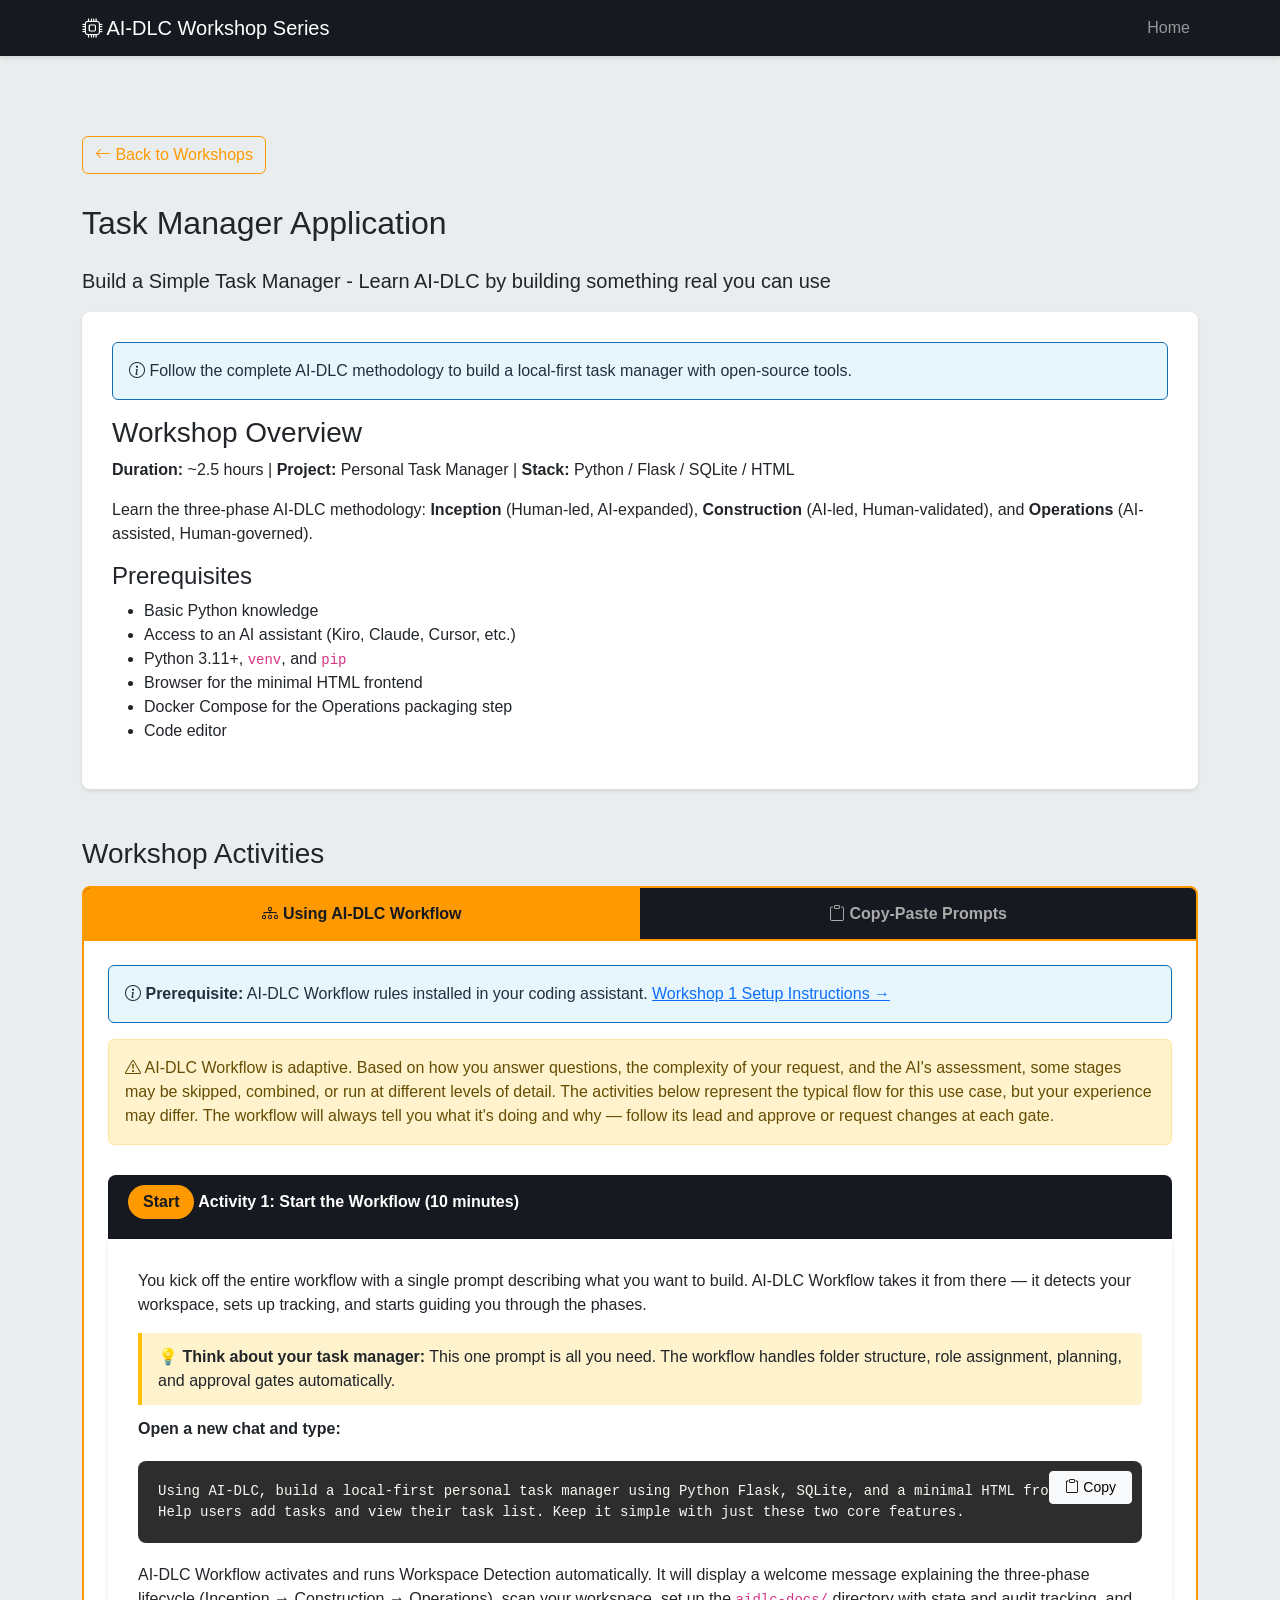
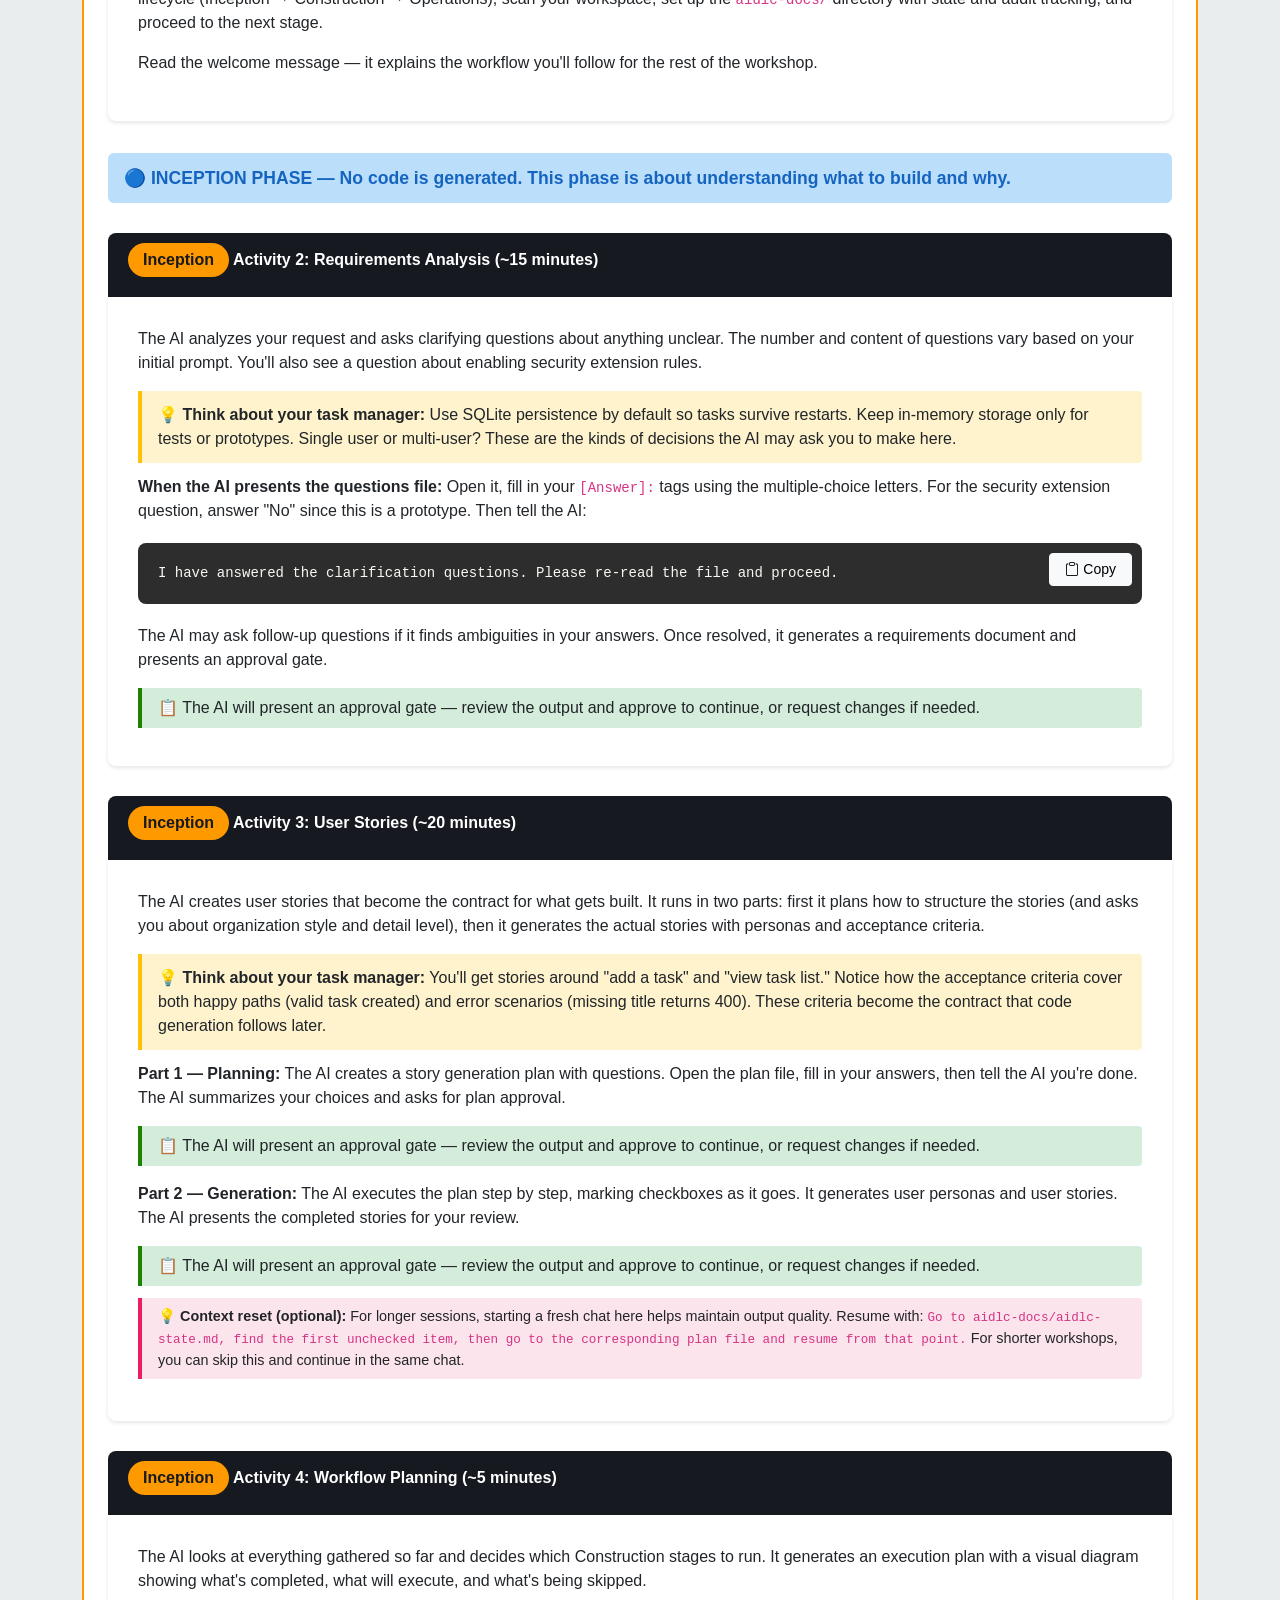
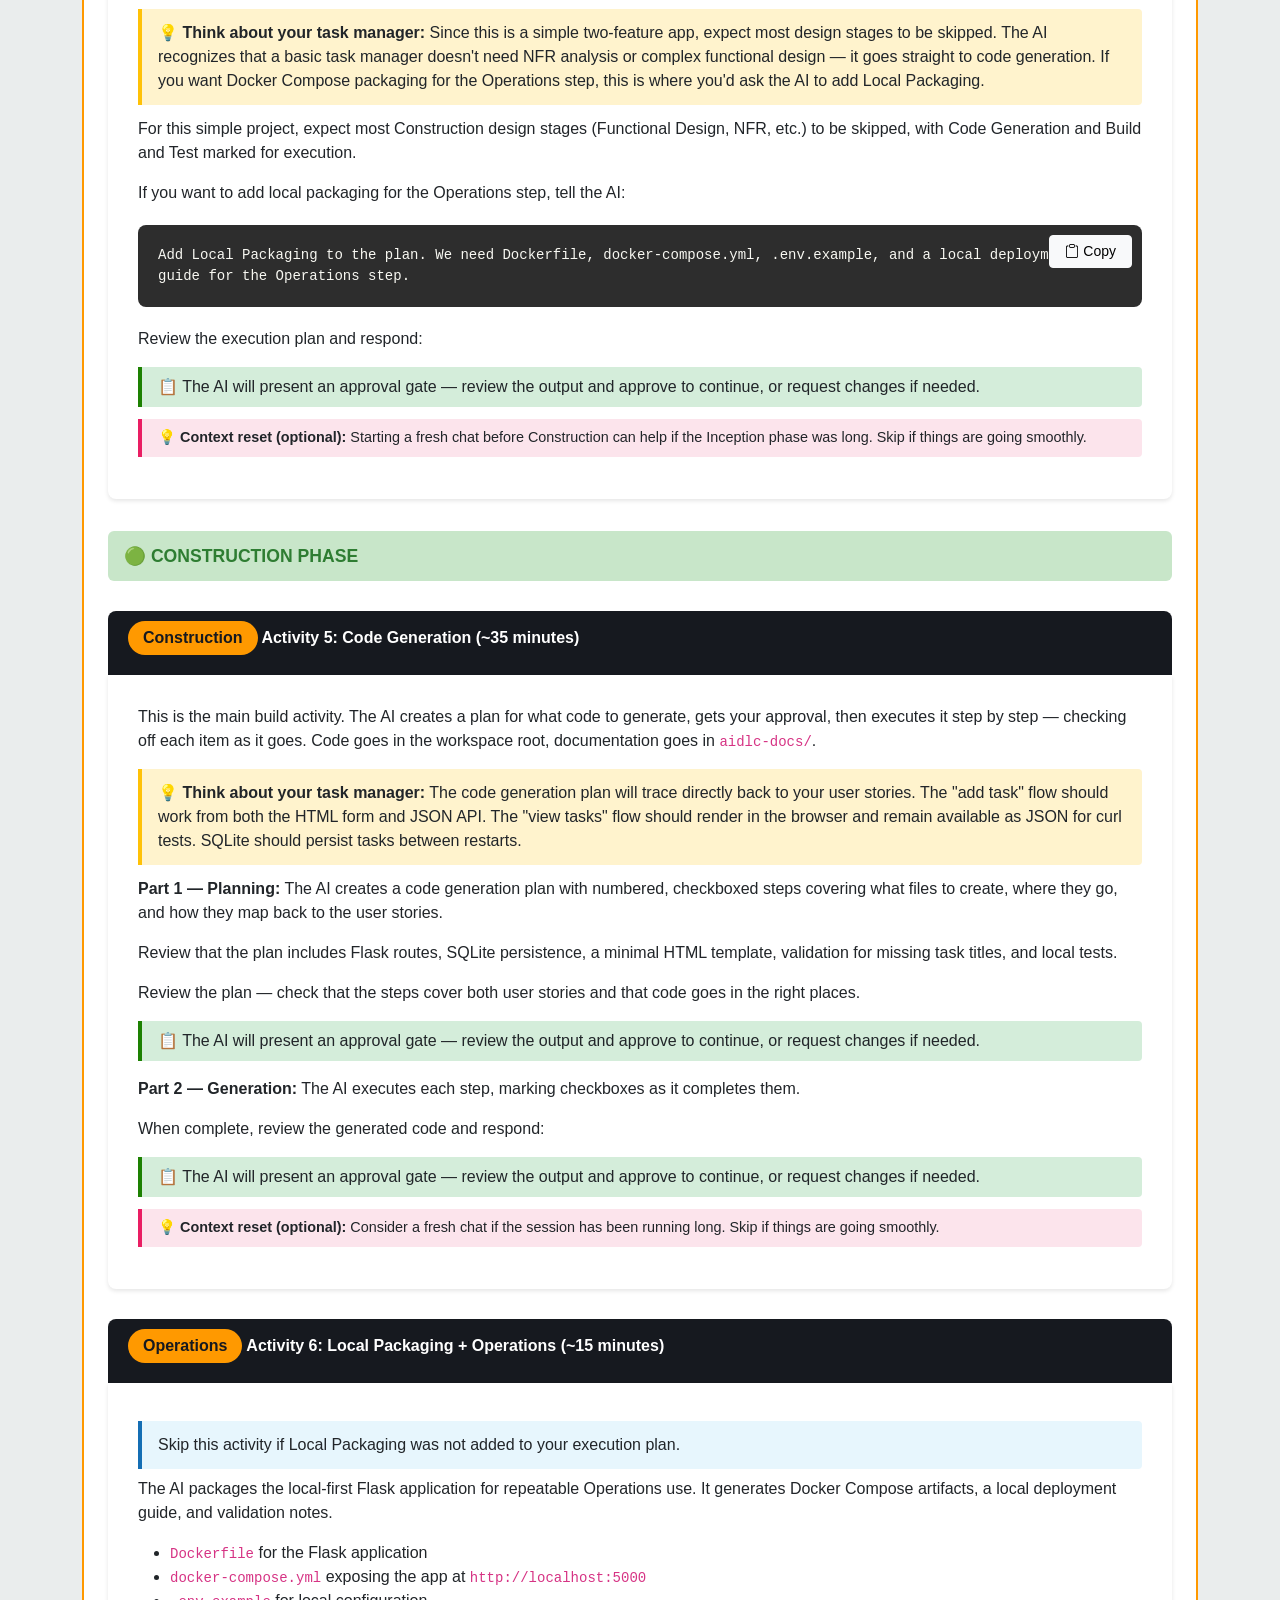
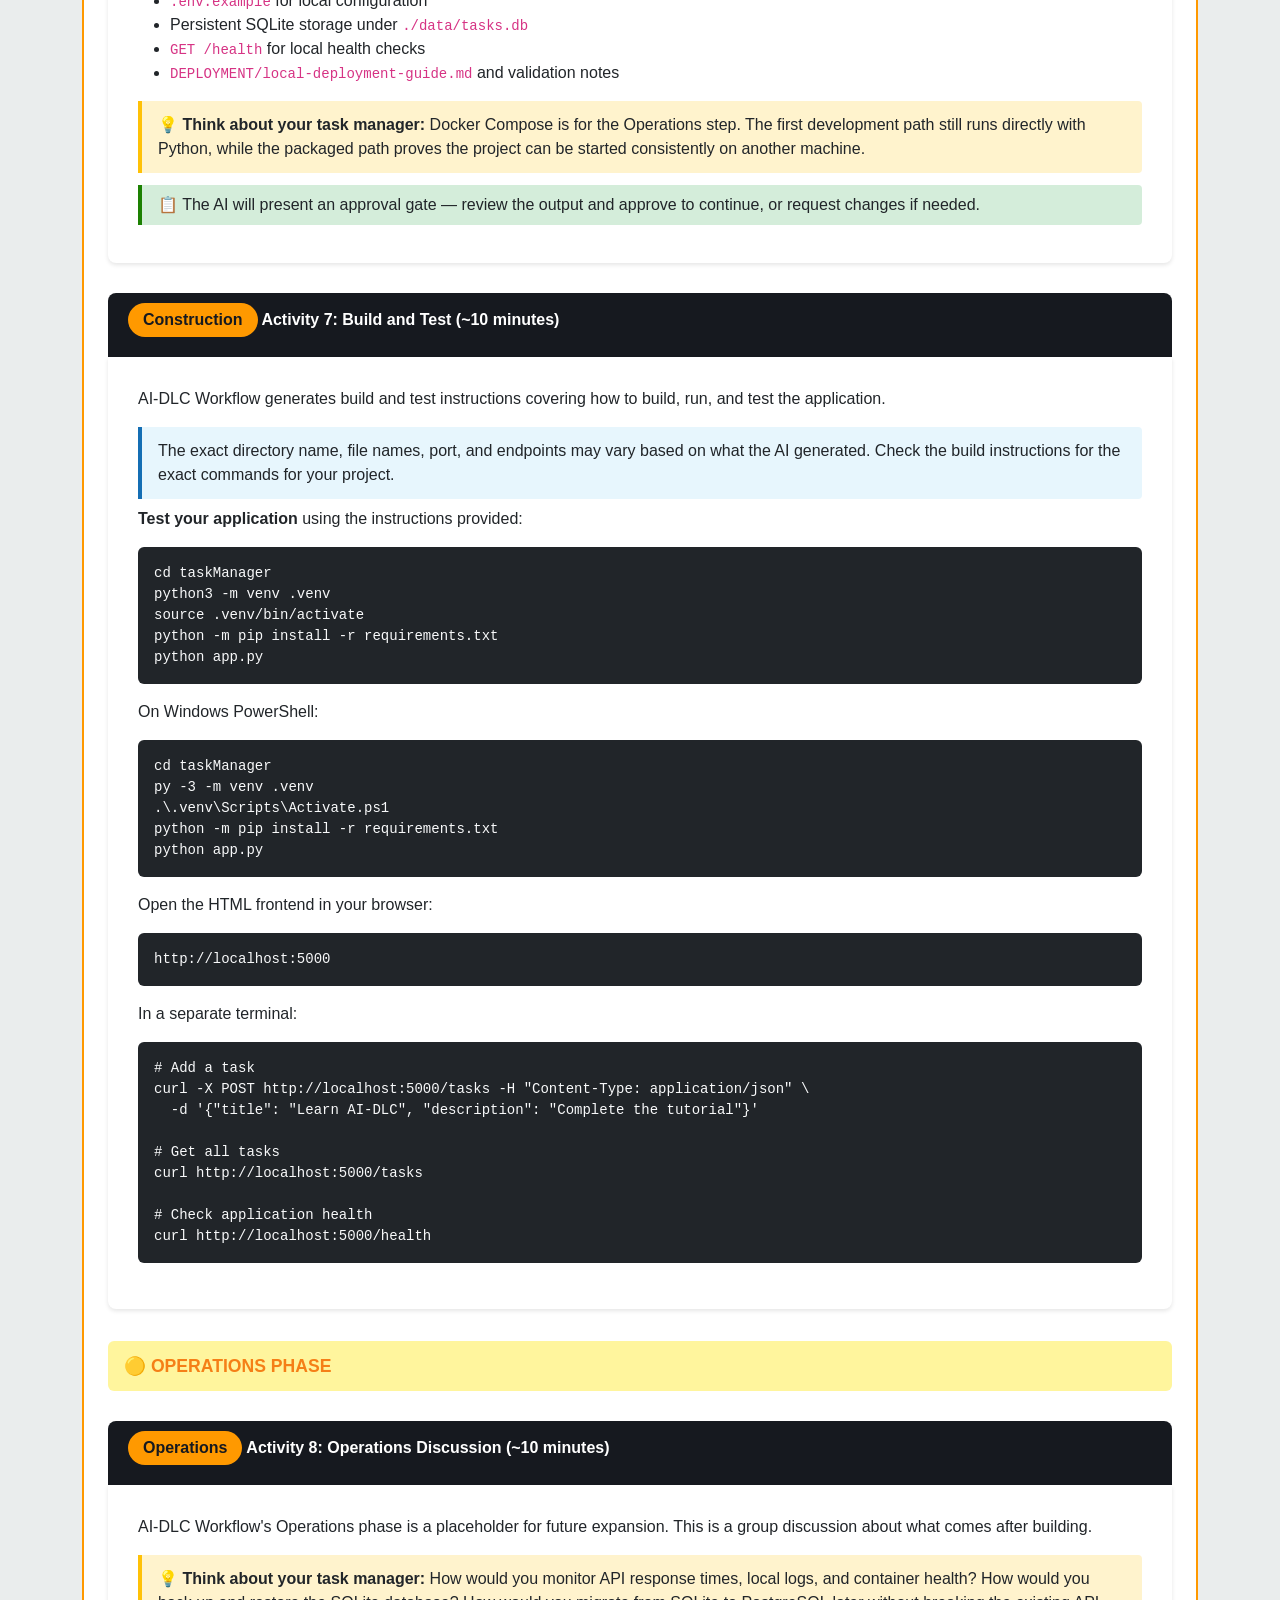
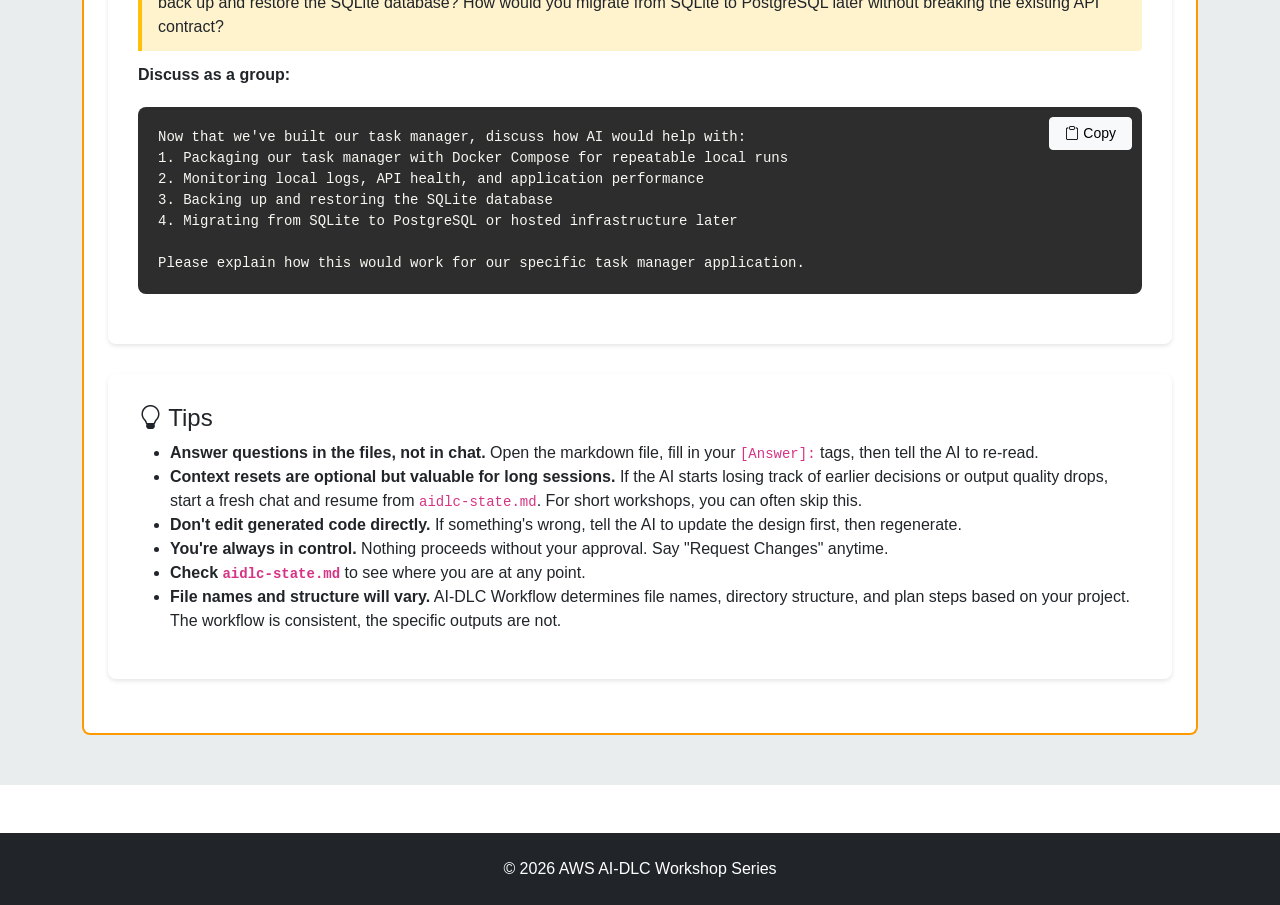
<file: website/public/task-manager.html>
<!DOCTYPE html>
<html lang="en">
<head>
    <meta charset="UTF-8">
    <meta name="viewport" content="width=device-width, initial-scale=1.0">
    <title>Workshop 1: Task Manager Application - AI-DLC Workshop</title>
    <meta name="description" content="Build a Python Flask task manager using AI-DLC Workflow. Hands-on tutorial covering Inception, Construction, and Operations phases.">
    <link href="https://cdn.jsdelivr.net/npm/bootstrap@5.3.2/dist/css/bootstrap.min.css" rel="stylesheet">
    <link rel="stylesheet" href="https://cdn.jsdelivr.net/npm/bootstrap-icons@1.11.3/font/bootstrap-icons.min.css">
    <link rel="stylesheet" href="assets/css/styles.css">
    <style>
        .method-tabs { border: 2px solid var(--aws-orange); border-radius: 8px 8px 0 0; background: var(--aws-squid-ink); padding: 0; }
        .method-tabs .nav-item { flex: 1; }
        .method-tabs .nav-link { font-weight: 600; padding: .85rem 1.5rem; color: #aaa; border: none; border-radius: 0; text-align: center; transition: all .2s; }
        .method-tabs .nav-link:hover { color: #fff; background: rgba(255,153,0,.1); }
        .method-tabs .nav-link.active { background: var(--aws-orange); color: var(--aws-squid-ink); }
        .method-tabs .nav-item:first-child .nav-link { border-radius: 6px 0 0 0; }
        .method-tabs .nav-item:last-child .nav-link { border-radius: 0 6px 0 0; }
        .tab-content-bordered { border: 2px solid var(--aws-orange); border-top: none; border-radius: 0 0 8px 8px; padding: 1.5rem; background: #fff; }
        .think-box { background: #fff3cd; border-left: 4px solid #ffc107; padding: .75rem 1rem; border-radius: 0 4px 4px 0; margin: .75rem 0; }
        .gate-box { background: #d4edda; border-left: 4px solid #1D8102; padding: .5rem 1rem; border-radius: 0 4px 4px 0; margin: .5rem 0; }
        .context-reset { background: #fce4ec; border-left: 4px solid #e91e63; padding: .5rem 1rem; border-radius: 0 4px 4px 0; margin: .75rem 0; font-size: .9rem; }
        .note-box { background: #E7F6FD; border-left: 4px solid var(--aws-blue); padding: .75rem 1rem; border-radius: 0 4px 4px 0; margin: .5rem 0; }
        .phase-divider { padding: .75rem 1rem; border-radius: 6px; font-weight: 600; font-size: 1.1rem; margin: 2rem 0 1.5rem; }
        .phase-inception { background: #bbdefb; color: #1565c0; }
        .phase-construction { background: #c8e6c9; color: #2e7d32; }
        .phase-operations { background: #fff59d; color: #f57f17; }
    </style>
</head>
<body>
    <nav class="navbar navbar-expand-lg navbar-dark bg-primary sticky-top">
        <div class="container">
            <a class="navbar-brand" href="index.html"><i class="bi bi-cpu"></i> AI-DLC Workshop Series</a>
            <button class="navbar-toggler" type="button" data-bs-toggle="collapse" data-bs-target="#navbarNav"><span class="navbar-toggler-icon"></span></button>
            <div class="collapse navbar-collapse" id="navbarNav">
                <ul class="navbar-nav ms-auto"><li class="nav-item"><a class="nav-link" href="index.html">Home</a></li></ul>
            </div>
        </div>
    </nav>

    <section class="workshop-detail">
        <div class="container">
            <a href="index.html" class="btn btn-outline-primary back-btn"><i class="bi bi-arrow-left"></i> Back to Workshops</a>

            <h2 class="mb-4"><span id="workshop-number"></span>Task Manager Application</h2>
            <p class="lead">Build a Simple Task Manager - Learn AI-DLC by building something real you can use</p>

            <div class="vision-section">
                <div class="alert alert-info"><i class="bi bi-info-circle"></i> Follow the complete AI-DLC methodology to build a local-first task manager with open-source tools.</div>
                <h3>Workshop Overview</h3>
                <p><strong>Duration:</strong> ~2.5 hours | <strong>Project:</strong> Personal Task Manager | <strong>Stack:</strong> Python / Flask / SQLite / HTML</p>
                <p>Learn the three-phase AI-DLC methodology: <strong>Inception</strong> (Human-led, AI-expanded), <strong>Construction</strong> (AI-led, Human-validated), and <strong>Operations</strong> (AI-assisted, Human-governed).</p>
                <h4>Prerequisites</h4>
                <ul>
                    <li>Basic Python knowledge</li>
                    <li>Access to an AI assistant (Kiro, Claude, Cursor, etc.)</li>
                    <li>Python 3.11+, <code>venv</code>, and <code>pip</code></li>
                    <li>Browser for the minimal HTML frontend</li>
                    <li>Docker Compose for the Operations packaging step</li>
                    <li>Code editor</li>
                </ul>
            </div>

            <h3 class="mt-5 mb-3">Workshop Activities</h3>

            <!-- Tabs -->
            <ul class="nav nav-tabs method-tabs" role="tablist">
                <li class="nav-item"><a class="nav-link active" data-bs-toggle="tab" href="#tab-workflow" role="tab"><i class="bi bi-diagram-3"></i> Using AI-DLC Workflow</a></li>
                <li class="nav-item"><a class="nav-link" data-bs-toggle="tab" href="#tab-prompts" role="tab"><i class="bi bi-clipboard"></i> Copy-Paste Prompts</a></li>
            </ul>

            <div class="tab-content tab-content-bordered">

<!-- ==================== AI-DLC WORKFLOW TAB ==================== -->
<div class="tab-pane fade show active" id="tab-workflow" role="tabpanel">

    <div class="alert alert-info"><i class="bi bi-info-circle"></i> <strong>Prerequisite:</strong> AI-DLC Workflow rules installed in your coding assistant. <a href="setup-instructions.html#workshop-1-setup">Workshop 1 Setup Instructions →</a></div>
    <div class="alert alert-warning"><i class="bi bi-exclamation-triangle"></i> AI-DLC Workflow is adaptive. Based on how you answer questions, the complexity of your request, and the AI's assessment, some stages may be skipped, combined, or run at different levels of detail. The activities below represent the typical flow for this use case, but your experience may differ. The workflow will always tell you what it's doing and why — follow its lead and approve or request changes at each gate.</div>

    <!-- Activity 1 -->
    <div class="mb-4">
        <div class="prompt-title"><span class="step-badge">Start</span> Activity 1: Start the Workflow (10 minutes)</div>
        <div class="vision-section" style="border-radius:0 0 8px 8px;margin-top:0">
            <p>You kick off the entire workflow with a single prompt describing what you want to build. AI-DLC Workflow takes it from there — it detects your workspace, sets up tracking, and starts guiding you through the phases.</p>
            <div class="think-box">💡 <strong>Think about your task manager:</strong> This one prompt is all you need. The workflow handles folder structure, role assignment, planning, and approval gates automatically.</div>
            <p><strong>Open a new chat and type:</strong></p>
            <div class="prompt-box"><button class="btn btn-sm btn-light copy-btn" onclick="copyPrompt('wf-0',event)"><i class="bi bi-clipboard"></i> Copy</button><pre id="wf-0">Using AI-DLC, build a local-first personal task manager using Python Flask, SQLite, and a minimal HTML frontend. Help users add tasks and view their task list. Keep it simple with just these two core features.</pre></div>
            <p>AI-DLC Workflow activates and runs Workspace Detection automatically. It will display a welcome message explaining the three-phase lifecycle (Inception → Construction → Operations), scan your workspace, set up the <code>aidlc-docs/</code> directory with state and audit tracking, and proceed to the next stage.</p>
            <p>Read the welcome message — it explains the workflow you'll follow for the rest of the workshop.</p>
        </div>
    </div>

    <div class="phase-divider phase-inception">🔵 INCEPTION PHASE — No code is generated. This phase is about understanding what to build and why.</div>

    <!-- Activity 2 -->
    <div class="mb-4">
        <div class="prompt-title"><span class="step-badge">Inception</span> Activity 2: Requirements Analysis (~15 minutes)</div>
        <div class="vision-section" style="border-radius:0 0 8px 8px;margin-top:0">
            <p>The AI analyzes your request and asks clarifying questions about anything unclear. The number and content of questions vary based on your initial prompt. You'll also see a question about enabling security extension rules.</p>
            <div class="think-box">💡 <strong>Think about your task manager:</strong> Use SQLite persistence by default so tasks survive restarts. Keep in-memory storage only for tests or prototypes. Single user or multi-user? These are the kinds of decisions the AI may ask you to make here.</div>
            <p><strong>When the AI presents the questions file:</strong> Open it, fill in your <code>[Answer]:</code> tags using the multiple-choice letters. For the security extension question, answer "No" since this is a prototype. Then tell the AI:</p>
            <div class="prompt-box"><button class="btn btn-sm btn-light copy-btn" onclick="copyPrompt('wf-1',event)"><i class="bi bi-clipboard"></i> Copy</button><pre id="wf-1">I have answered the clarification questions. Please re-read the file and proceed.</pre></div>
            <p>The AI may ask follow-up questions if it finds ambiguities in your answers. Once resolved, it generates a requirements document and presents an approval gate.</p>
            <div class="gate-box">📋 The AI will present an approval gate — review the output and approve to continue, or request changes if needed.</div>
        </div>
    </div>

    <!-- Activity 3 -->
    <div class="mb-4">
        <div class="prompt-title"><span class="step-badge">Inception</span> Activity 3: User Stories (~20 minutes)</div>
        <div class="vision-section" style="border-radius:0 0 8px 8px;margin-top:0">
            <p>The AI creates user stories that become the contract for what gets built. It runs in two parts: first it plans how to structure the stories (and asks you about organization style and detail level), then it generates the actual stories with personas and acceptance criteria.</p>
            <div class="think-box">💡 <strong>Think about your task manager:</strong> You'll get stories around "add a task" and "view task list." Notice how the acceptance criteria cover both happy paths (valid task created) and error scenarios (missing title returns 400). These criteria become the contract that code generation follows later.</div>
            <p><strong>Part 1 — Planning:</strong> The AI creates a story generation plan with questions. Open the plan file, fill in your answers, then tell the AI you're done. The AI summarizes your choices and asks for plan approval.</p>
            <div class="gate-box">📋 The AI will present an approval gate — review the output and approve to continue, or request changes if needed.</div>
            <p class="mt-3"><strong>Part 2 — Generation:</strong> The AI executes the plan step by step, marking checkboxes as it goes. It generates user personas and user stories. The AI presents the completed stories for your review.</p>
            <div class="gate-box">📋 The AI will present an approval gate — review the output and approve to continue, or request changes if needed.</div>
            <div class="context-reset">💡 <strong>Context reset (optional):</strong> For longer sessions, starting a fresh chat here helps maintain output quality. Resume with: <code>Go to aidlc-docs/aidlc-state.md, find the first unchecked item, then go to the corresponding plan file and resume from that point.</code> For shorter workshops, you can skip this and continue in the same chat.</div>
        </div>
    </div>

    <!-- Activity 4 -->
    <div class="mb-4">
        <div class="prompt-title"><span class="step-badge">Inception</span> Activity 4: Workflow Planning (~5 minutes)</div>
        <div class="vision-section" style="border-radius:0 0 8px 8px;margin-top:0">
            <p>The AI looks at everything gathered so far and decides which Construction stages to run. It generates an execution plan with a visual diagram showing what's completed, what will execute, and what's being skipped.</p>
            <div class="think-box">💡 <strong>Think about your task manager:</strong> Since this is a simple two-feature app, expect most design stages to be skipped. The AI recognizes that a basic task manager doesn't need NFR analysis or complex functional design — it goes straight to code generation. If you want Docker Compose packaging for the Operations step, this is where you'd ask the AI to add Local Packaging.</div>
            <p>For this simple project, expect most Construction design stages (Functional Design, NFR, etc.) to be skipped, with Code Generation and Build and Test marked for execution.</p>
            <p>If you want to add local packaging for the Operations step, tell the AI:</p>
            <div class="prompt-box"><button class="btn btn-sm btn-light copy-btn" onclick="copyPrompt('wf-2',event)"><i class="bi bi-clipboard"></i> Copy</button><pre id="wf-2">Add Local Packaging to the plan. We need Dockerfile, docker-compose.yml, .env.example, and a local deployment guide for the Operations step.</pre></div>
            <p>Review the execution plan and respond:</p>
            <div class="gate-box">📋 The AI will present an approval gate — review the output and approve to continue, or request changes if needed.</div>
            <div class="context-reset">💡 <strong>Context reset (optional):</strong> Starting a fresh chat before Construction can help if the Inception phase was long. Skip if things are going smoothly.</div>
        </div>
    </div>

    <div class="phase-divider phase-construction">🟢 CONSTRUCTION PHASE</div>

    <!-- Activity 5 -->
    <div class="mb-4">
        <div class="prompt-title"><span class="step-badge">Construction</span> Activity 5: Code Generation (~35 minutes)</div>
        <div class="vision-section" style="border-radius:0 0 8px 8px;margin-top:0">
            <p>This is the main build activity. The AI creates a plan for what code to generate, gets your approval, then executes it step by step — checking off each item as it goes. Code goes in the workspace root, documentation goes in <code>aidlc-docs/</code>.</p>
            <div class="think-box">💡 <strong>Think about your task manager:</strong> The code generation plan will trace directly back to your user stories. The "add task" flow should work from both the HTML form and JSON API. The "view tasks" flow should render in the browser and remain available as JSON for curl tests. SQLite should persist tasks between restarts.</div>
            <p><strong>Part 1 — Planning:</strong> The AI creates a code generation plan with numbered, checkboxed steps covering what files to create, where they go, and how they map back to the user stories.</p>
            <p>Review that the plan includes Flask routes, SQLite persistence, a minimal HTML template, validation for missing task titles, and local tests.</p>
            <p>Review the plan — check that the steps cover both user stories and that code goes in the right places.</p>
            <div class="gate-box">📋 The AI will present an approval gate — review the output and approve to continue, or request changes if needed.</div>
            <p class="mt-3"><strong>Part 2 — Generation:</strong> The AI executes each step, marking checkboxes as it completes them.</p>
            <p>When complete, review the generated code and respond:</p>
            <div class="gate-box">📋 The AI will present an approval gate — review the output and approve to continue, or request changes if needed.</div>
            <div class="context-reset">💡 <strong>Context reset (optional):</strong> Consider a fresh chat if the session has been running long. Skip if things are going smoothly.</div>
        </div>
    </div>

    <!-- Activity 6 -->
    <div class="mb-4">
        <div class="prompt-title"><span class="step-badge">Operations</span> Activity 6: Local Packaging + Operations (~15 minutes)</div>
        <div class="vision-section" style="border-radius:0 0 8px 8px;margin-top:0">
            <div class="note-box mb-2">Skip this activity if Local Packaging was not added to your execution plan.</div>
            <p>The AI packages the local-first Flask application for repeatable Operations use. It generates Docker Compose artifacts, a local deployment guide, and validation notes.</p>
            <ul>
                <li><code>Dockerfile</code> for the Flask application</li>
                <li><code>docker-compose.yml</code> exposing the app at <code>http://localhost:5000</code></li>
                <li><code>.env.example</code> for local configuration</li>
                <li>Persistent SQLite storage under <code>./data/tasks.db</code></li>
                <li><code>GET /health</code> for local health checks</li>
                <li><code>DEPLOYMENT/local-deployment-guide.md</code> and validation notes</li>
            </ul>
            <div class="think-box">💡 <strong>Think about your task manager:</strong> Docker Compose is for the Operations step. The first development path still runs directly with Python, while the packaged path proves the project can be started consistently on another machine.</div>
            <div class="gate-box">📋 The AI will present an approval gate — review the output and approve to continue, or request changes if needed.</div>
        </div>
    </div>

    <!-- Activity 7 -->
    <div class="mb-4">
        <div class="prompt-title"><span class="step-badge">Construction</span> Activity 7: Build and Test (~10 minutes)</div>
        <div class="vision-section" style="border-radius:0 0 8px 8px;margin-top:0">
            <p>AI-DLC Workflow generates build and test instructions covering how to build, run, and test the application.</p>
            <div class="note-box mb-2">The exact directory name, file names, port, and endpoints may vary based on what the AI generated. Check the build instructions for the exact commands for your project.</div>
            <p><strong>Test your application</strong> using the instructions provided:</p>
            <pre class="bg-dark text-light p-3 rounded">cd taskManager
python3 -m venv .venv
source .venv/bin/activate
python -m pip install -r requirements.txt
python app.py</pre>
            <p class="mt-3">On Windows PowerShell:</p>
            <pre class="bg-dark text-light p-3 rounded">cd taskManager
py -3 -m venv .venv
.\.venv\Scripts\Activate.ps1
python -m pip install -r requirements.txt
python app.py</pre>
            <p class="mt-3">Open the HTML frontend in your browser:</p>
            <pre class="bg-dark text-light p-3 rounded">http://localhost:5000</pre>
            <p class="mt-3">In a separate terminal:</p>
            <pre class="bg-dark text-light p-3 rounded"># Add a task
curl -X POST http://localhost:5000/tasks -H "Content-Type: application/json" \
  -d '{"title": "Learn AI-DLC", "description": "Complete the tutorial"}'

# Get all tasks
curl http://localhost:5000/tasks

# Check application health
curl http://localhost:5000/health</pre>
        </div>
    </div>

    <div class="phase-divider phase-operations">🟡 OPERATIONS PHASE</div>

    <!-- Activity 8 -->
    <div class="mb-4">
        <div class="prompt-title"><span class="step-badge">Operations</span> Activity 8: Operations Discussion (~10 minutes)</div>
        <div class="vision-section" style="border-radius:0 0 8px 8px;margin-top:0">
            <p>AI-DLC Workflow's Operations phase is a placeholder for future expansion. This is a group discussion about what comes after building.</p>
            <div class="think-box">💡 <strong>Think about your task manager:</strong> How would you monitor API response times, local logs, and container health? How would you back up and restore the SQLite database? How would you migrate from SQLite to PostgreSQL later without breaking the existing API contract?</div>
            <p><strong>Discuss as a group:</strong></p>
            <div class="prompt-box"><button class="btn btn-sm btn-light copy-btn" onclick="copyPrompt('wf-3',event)"><i class="bi bi-clipboard"></i> Copy</button><pre id="wf-3">Now that we've built our task manager, discuss how AI would help with:
1. Packaging our task manager with Docker Compose for repeatable local runs
2. Monitoring local logs, API health, and application performance
3. Backing up and restoring the SQLite database
4. Migrating from SQLite to PostgreSQL or hosted infrastructure later

Please explain how this would work for our specific task manager application.</pre></div>
        </div>
    </div>

    <!-- Tips -->
    <div class="vision-section">
        <h4><i class="bi bi-lightbulb"></i> Tips</h4>
        <ul>
            <li><strong>Answer questions in the files, not in chat.</strong> Open the markdown file, fill in your <code>[Answer]:</code> tags, then tell the AI to re-read.</li>
            <li><strong>Context resets are optional but valuable for long sessions.</strong> If the AI starts losing track of earlier decisions or output quality drops, start a fresh chat and resume from <code>aidlc-state.md</code>. For short workshops, you can often skip this.</li>
            <li><strong>Don't edit generated code directly.</strong> If something's wrong, tell the AI to update the design first, then regenerate.</li>
            <li><strong>You're always in control.</strong> Nothing proceeds without your approval. Say "Request Changes" anytime.</li>
            <li><strong>Check <code>aidlc-state.md</code></strong> to see where you are at any point.</li>
            <li><strong>File names and structure will vary.</strong> AI-DLC Workflow determines file names, directory structure, and plan steps based on your project. The workflow is consistent, the specific outputs are not.</li>
        </ul>
    </div>
</div>

<!-- ==================== COPY-PASTE PROMPTS TAB ==================== -->
<div class="tab-pane fade" id="tab-prompts" role="tabpanel">
    <div class="alert alert-secondary"><i class="bi bi-clipboard"></i> Copy and paste each prompt into your AI assistant. Follow the activities in order.</div>
    <div class="mb-4">
        <div class="prompt-title"><span class="step-badge">Setup</span> Activity 1: Setup (10 minutes)</div>
        <div class="prompt-box"><button class="btn btn-sm btn-light copy-btn" onclick="copyPrompt('p-0',event)"><i class="bi bi-clipboard"></i> Copy</button><pre id="p-0">We will work on building an application today. For every front end and backend component we will create a project folder. All documents will reside in the aidlc-docs folder. Throughout our session I'll ask you to plan your work ahead and create an md file for the plan. You may work only after I approve said plan. These plans will always be stored in aidlc-docs/plans folder. You will create many types of documents in the md format. Requirement, features changes documents will reside in aidlc-docs/requirements folder. User stories must be stored in the aidlc-docs/story-artifacts folder. Architecture and Design documents must be stored in the aidlc-docs/design-artifacts folder. All prompts in order must be stored in the aidlc-docs/prompts.md file. Confirm your understanding of this prompt. Create the necessary folders and files for storage, if they do not exist already.</pre></div>
    </div>

    <div class="mb-4">
        <div class="prompt-title"><span class="step-badge">Inception</span> Activity 1.5: Intent Definition (5 minutes)</div>
        <div class="prompt-box"><button class="btn btn-sm btn-light copy-btn" onclick="copyPrompt('p-1',event)"><i class="bi bi-clipboard"></i> Copy</button><pre id="p-1">Intent:
Build a simple personal task manager to help users add tasks and view their task list.

Do not propose solutions yet.
Acknowledge the intent and confirm understanding.</pre></div>
    </div>

    <div class="mb-4">
        <div class="prompt-title"><span class="step-badge">Inception</span> Activity 2: User Stories Creation (30 minutes)</div>
        <div class="prompt-box"><button class="btn btn-sm btn-light copy-btn" onclick="copyPrompt('p-2',event)"><i class="bi bi-clipboard"></i> Copy</button><pre id="p-2">Your Role: You are an expert product manager and are tasked with creating well defined user stories that becomes the contract for developing the system as mentioned in the Task section below. Plan for the work ahead and write your steps in an md file (user_stories_plan.md) with checkboxes for each step in the plan. If any step needs my clarification, add a note in the step to get my confirmation. Do not make critical decisions on your own. Upon completing the plan, ask for my review and approval. After my approval, you can go ahead to execute the same plan one step at a time. Once you finish each step, mark the checkboxes as done in the plan.

Your Task: Build user stories for the high-level requirement as described here: "Build a simple task manager that allows me to add new tasks and view my task list. Keep it simple with just these two core features." Save the final user stories in aidlc-docs/story-artifacts/mvp_user_stories.md file.</pre></div>
        <div class="alert alert-secondary mt-2"><strong>After AI shows the plan, respond:</strong><br><code>Yes, I like your plan as in the user_stories_plan.md. Now exactly follow the same plan. Interact with me as specified in the plan. Once you finish each step, mark the checkboxes in the plan.</code></div>
    </div>

    <div class="mb-4">
        <div class="prompt-title"><span class="step-badge">Inception</span> Activity 3: Units Decomposition (20 minutes)</div>
        <div class="prompt-box"><button class="btn btn-sm btn-light copy-btn" onclick="copyPrompt('p-3',event)"><i class="bi bi-clipboard"></i> Copy</button><pre id="p-3">Your Role: You are an experienced software architect. Before you start the task as mentioned below, please do the planning and write your steps in the aidlc-docs/plans/units_plan.md file with checkboxes against each step in the plan. If any step needs my clarification, please add it to the step to interact with me and get my confirmation. Do not make critical decisions on your own. Once you produce the plan, ask for my review and approval. After my approval, you can go ahead to execute the same plan one step at a time. Once you finish each step, mark the checkboxes as done in the plan.

Your Task: Refer to the user stories in aidlc-docs/story-artifacts/mvp_user_stories.md file. Group the user stories into a single cohesive unit called "Task Management Unit" that contains all the user stories. Save this as aidlc-docs/design-artifacts/task_management_unit.md.</pre></div>
        <div class="alert alert-secondary mt-2"><strong>After AI shows the plan, respond:</strong><br><code>I approve. Proceed.</code></div>
    </div>

    <div class="mb-4">
        <div class="prompt-title"><span class="step-badge">Construction</span> Activity 4: Domain Model Creation (25 minutes)</div>
        <div class="prompt-box"><button class="btn btn-sm btn-light copy-btn" onclick="copyPrompt('p-4',event)"><i class="bi bi-clipboard"></i> Copy</button><pre id="p-4">Your Role: You are an experienced software engineer. Before you start the task as mentioned below, please do the planning and write your steps in an aidlc-docs/design-artifacts/component_model_plan.md file with checkboxes against each step in the plan. If any step needs my clarification, please add it to the step to interact with me and get my confirmation. Do not make critical decisions on your own. Once you produce the plan, ask for my review and approval. After my approval, you can go ahead to execute the same plan one step at a time. Once you finish each step, mark the checkboxes as done in the plan.

Your Task: Refer to the user stories in the aidlc-docs/design-artifacts/task_management_unit.md file. Design the component model to implement all the user stories. This model shall contain all the components, the attributes, the behaviors and how the components interact to implement the user stories. Do not generate any codes yet. Write the component model into aidlc-docs/design-artifacts/task_component_model.md file.</pre></div>
        <div class="alert alert-secondary mt-2"><strong>After AI shows the plan, respond:</strong><br><code>I approve the plan. Proceed. After completing each step, mark the checkbox in your plan file.</code></div>
    </div>

    <div class="mb-4">
        <div class="prompt-title"><span class="step-badge">Construction</span> Activity 5: Code Generation (35 minutes)</div>
        <div class="prompt-box"><button class="btn btn-sm btn-light copy-btn" onclick="copyPrompt('p-5',event)"><i class="bi bi-clipboard"></i> Copy</button><pre id="p-5">Your Role: You are an experienced software engineer. Before you start the task as mentioned below, please do the planning and write your steps in an aidlc-docs/plans/code_generation_plan.md file with checkboxes against each step in the plan. If any step needs my clarification, please add it to the step to interact with me and get my confirmation. Do not make critical decisions on your own. Once you produce the plan, ask for my review and approval. After my approval, you can go ahead to execute the same plan one step at a time. Once you finish each step, mark the checkboxes as done in the plan.

Task: Refer to component design in the aidlc-docs/design-artifacts/task_component_model.md file. Generate a simple local-first Python Flask implementation for the Task Management Component with these features:
- Add new tasks
- View all tasks
- Persist tasks in SQLite by default
- Provide a minimal HTML frontend at /
- Keep JSON API endpoints available for curl testing
- Validate that task title is required

Generate files under taskManager:
- app.py
- task.py
- task_service.py
- task_repository.py
- templates/index.html
- static/styles.css if useful
- requirements.txt
- tests for service, repository, and API behavior</pre></div>
    </div>

    <div class="mb-4">
        <div class="prompt-title"><span class="step-badge">Construction</span> Activity 6: Build APIs (15 minutes)</div>
        <div class="prompt-box"><button class="btn btn-sm btn-light copy-btn" onclick="copyPrompt('p-6',event)"><i class="bi bi-clipboard"></i> Copy</button><pre id="p-6">Your Role: You are an experienced software engineer. Before you start the task as mentioned below, please do the planning and write your steps in an md file with checkboxes against each step in the plan. If any step needs my clarification, please add it to the step to interact with me and get my confirmation. Do not make critical decisions on your own. Once you produce the plan, ask for my review and approval. After my approval, you can go ahead to execute the same plan one step at a time. Once you finish each step, mark the checkboxes as done in the plan.

Task: Refer to the task_service.py under the taskManager/ folder. Create Flask routes for:
- GET / for the HTML task list and form
- POST /tasks for JSON API task creation
- GET /tasks for JSON API task listing
- POST /ui/tasks or a similar form-compatible task creation route if needed
- GET /health for local health checks

Routes must use the SQLite-backed repository through the service layer. Test the browser flow and curl API flow.</pre></div>
    </div>

    <div class="mb-4">
        <div class="prompt-title"><span class="step-badge">Operations</span> Activity 7: Local Packaging (15 minutes)</div>
        <div class="prompt-box"><button class="btn btn-sm btn-light copy-btn" onclick="copyPrompt('p-7',event)"><i class="bi bi-clipboard"></i> Copy</button><pre id="p-7">Your Role: You are an experienced platform engineer. Before you start the task as mentioned below, please do the planning and write your steps in a deployment_plan.md file with checkboxes against each step in the plan. If any step needs my clarification, please add it to the step to interact with me and get my confirmation. Do not make critical decisions on your own. Once you produce the plan, ask for my review and approval. After my approval, you can go ahead to execute the same plan one step at a time. Once you finish each step, mark the checkboxes as done in the plan.

Task: Package this local-first Flask + SQLite task manager for the Operations step. Do not require AWS services, AWS credentials, CloudFormation, or any cloud account.

Create:
- Dockerfile
- docker-compose.yml
- .env.example
- DEPLOYMENT/local-deployment-guide.md
- DEPLOYMENT/validation-report.md

Requirements:
- App runs on http://localhost:5000
- SQLite database persists under ./data/tasks.db
- Docker Compose bind-mounts or volumes ./data
- Include a health check for /health
- Include commands for docker compose up --build, docker compose ps, docker compose logs, and docker compose down
- Validate browser flow and curl API flow
- Review the validation report and fix all identified issues, then update the validation report</pre></div>
    </div>

    <div class="mb-4">
        <div class="prompt-title"><span class="step-badge">Operations</span> Activity 8: Operations Phase Discussion</div>
        <div class="prompt-box"><button class="btn btn-sm btn-light copy-btn" onclick="copyPrompt('p-8',event)"><i class="bi bi-clipboard"></i> Copy</button><pre id="p-8">Now that we've built our task manager, let's discuss the Operations Phase. Based on what we've created, how would AI help with:

1. Packaging our task manager with Docker Compose for repeatable local runs
2. Monitoring local logs, API health, and application performance
3. Backing up and restoring the SQLite database
4. Migrating from SQLite to PostgreSQL or hosted infrastructure later

Please explain how this would work for our specific task manager application.</pre></div>
    </div>

    <div class="vision-section mt-5">
        <h3>Test Your Application</h3>
        <h5>Run Locally:</h5>
        <pre class="bg-dark text-light p-3 rounded">cd taskManager
python3 -m venv .venv
source .venv/bin/activate
python -m pip install -r requirements.txt
python app.py

# Open the browser frontend
http://localhost:5000

# Add a task
curl -X POST http://localhost:5000/tasks -H "Content-Type: application/json" -d '{"title": "Learn AI-DLC", "description": "Complete the tutorial"}'

# Get all tasks
curl http://localhost:5000/tasks

# Check application health
curl http://localhost:5000/health</pre>
    </div>
</div>

            </div><!-- /tab-content-bordered -->
        </div>
    </section>

    <footer class="bg-dark text-white text-center py-4 mt-5">
        <div class="container"><p class="mb-0">&copy; 2026 AWS AI-DLC Workshop Series</p></div>
    </footer>

    <script src="https://cdn.jsdelivr.net/npm/bootstrap@5.3.2/dist/js/bootstrap.bundle.min.js"></script>
    <script src="assets/js/task-manager.js"></script>
    <script>
    function copyPrompt(id, event) {
        const el = document.getElementById(id);
        navigator.clipboard.writeText(el.textContent.trim()).then(() => {
            const btn = event.target.closest('button');
            const orig = btn.innerHTML;
            btn.innerHTML = '<i class="bi bi-check"></i> Copied!';
            btn.classList.add('btn-success'); btn.classList.remove('btn-light');
            setTimeout(() => { btn.innerHTML = orig; btn.classList.remove('btn-success'); btn.classList.add('btn-light'); }, 2000);
        });
    }
    </script>
</body>
</html>
</file>
<file: website/public/assets/css/styles.css>
:root {
    --aws-orange: #FF9900;
    --aws-dark: #232F3E;
    --aws-light: #EAEDED;
    --aws-blue: #146EB4;
    --aws-squid-ink: #16191F;
    --setup-green: #1D8102;
}

body {
    font-family: -apple-system, BlinkMacSystemFont, 'Segoe UI', Roboto, 'Helvetica Neue', Arial, sans-serif;
}

.navbar {
    box-shadow: 0 2px 4px rgba(0,0,0,0.1);
    background-color: var(--aws-squid-ink) !important;
}

.hero-section {
    background: linear-gradient(135deg, var(--aws-squid-ink) 0%, var(--aws-dark) 100%);
    color: white;
    padding: 100px 0;
    margin-bottom: 50px;
}

.hero-actions {
    display: flex;
    flex-wrap: wrap;
    justify-content: center;
    gap: 1rem;
}

.workshop-card {
    border: none;
    box-shadow: 0 4px 6px rgba(0,0,0,0.1);
    transition: transform 0.3s ease, box-shadow 0.3s ease;
    display: flex;
    flex-direction: column;
    height: 100%;
}

.workshop-card .card-body {
    display: flex;
    flex-direction: column;
    flex: 1;
}

.workshop-card .card-text {
    flex: 1;
    margin-bottom: 1rem;
}

.workshop-card:hover {
    transform: translateY(-5px);
    box-shadow: 0 8px 15px rgba(0,0,0,0.2);
}

.workshop-icon {
    font-size: 3rem;
    color: var(--aws-orange);
}

.btn-primary {
    background-color: var(--aws-orange);
    border-color: var(--aws-orange);
    color: var(--aws-squid-ink);
    font-weight: 600;
}

.btn-primary:hover {
    background-color: #ec7211;
    border-color: #ec7211;
    color: var(--aws-squid-ink);
}

.btn-setup {
    background-color: var(--setup-green);
    border-color: var(--setup-green);
    color: #fff;
    font-weight: 700;
    box-shadow: 0 0 0 3px rgba(255,255,255,0.18);
}

.btn-setup:hover {
    background-color: #16660A;
    border-color: #16660A;
    color: #fff;
}

.btn-outline-primary {
    color: var(--aws-orange);
    border-color: var(--aws-orange);
}

.btn-outline-primary:hover {
    background-color: var(--aws-orange);
    border-color: var(--aws-orange);
    color: var(--aws-squid-ink);
}

.workshop-detail {
    background: var(--aws-light);
    padding: 50px 0;
}

.prompt-box {
    background: #2d2d2d;
    color: #f8f8f2;
    padding: 20px;
    border-radius: 8px;
    margin: 20px 0;
    position: relative;
}

.prompt-box pre {
    margin: 0;
    white-space: pre-wrap;
    word-wrap: break-word;
    color: #f8f8f2;
}

.copy-btn {
    position: absolute;
    top: 10px;
    right: 10px;
    padding: 5px 15px;
    font-size: 0.875rem;
}

.prompt-title {
    background: var(--aws-squid-ink);
    color: white;
    padding: 10px 20px;
    border-radius: 8px 8px 0 0;
    margin: 30px 0 0 0;
    font-weight: 600;
}

.back-btn {
    margin: 30px 0;
}

.vision-section {
    background: white;
    padding: 30px;
    border-radius: 8px;
    box-shadow: 0 2px 4px rgba(0,0,0,0.1);
    margin-bottom: 30px;
}

.step-badge {
    background: var(--aws-orange);
    color: var(--aws-squid-ink);
    padding: 5px 15px;
    border-radius: 20px;
    font-weight: 600;
    display: inline-block;
    margin-bottom: 10px;
}

.btn-success {
    background-color: #1D8102;
    border-color: #1D8102;
}

.btn-success:hover {
    background-color: #16660A;
    border-color: #16660A;
}

.alert-info {
    background-color: #E7F6FD;
    border-color: var(--aws-blue);
    color: var(--aws-dark);
}

.alert-secondary {
    background-color: var(--aws-light);
    border-color: var(--aws-dark);
}

.feature-list {
    list-style: none;
    padding: 0;
}

.feature-list li {
    padding: 10px 0;
    font-size: 1.05rem;
}

.feature-list i {
    margin-right: 10px;
    font-size: 1.2rem;
}

.workflow-diagram {
    background: var(--aws-light);
    border-radius: 12px;
}

.workflow-circle {
    display: inline-block;
    width: 120px;
    height: 120px;
    border-radius: 50%;
    background: white;
    border: 3px solid var(--aws-orange);
    display: flex;
    flex-direction: column;
    align-items: center;
    justify-content: center;
    margin: 0 auto;
    box-shadow: 0 2px 8px rgba(0,0,0,0.1);
}

.workflow-circle i {
    font-size: 2.5rem;
    color: var(--aws-orange);
}

.workflow-circle p {
    margin: 0;
    font-weight: 600;
    color: var(--aws-dark);
}

.workflow-arrow {
    font-size: 2rem;
    color: var(--aws-orange);
    display: block;
    margin: 10px auto;
}

.setup-hero {
    background: linear-gradient(135deg, var(--aws-squid-ink) 0%, var(--aws-dark) 100%);
    color: white;
    padding: 64px 0;
}

.setup-callout {
    align-items: center;
    background: rgba(255,255,255,0.08);
    border: 1px solid rgba(255,255,255,0.24);
    border-radius: 8px;
    display: flex;
    gap: 1rem;
    padding: 1rem;
}

.setup-callout i {
    color: var(--aws-orange);
    font-size: 2rem;
}

.setup-callout span {
    color: #d5dbdb;
    display: block;
    font-size: 0.95rem;
}

.setup-page {
    background: #f7f8fa;
}

.setup-toc {
    background: #fff;
    border-left: 4px solid var(--aws-orange);
    border-radius: 8px;
    box-shadow: 0 2px 8px rgba(0,0,0,0.08);
    padding: 1rem;
    top: 90px;
}

.setup-toc h2 {
    color: var(--aws-dark);
    font-size: 1rem;
    margin-bottom: 0.75rem;
}

.setup-toc a {
    color: var(--aws-dark);
    display: block;
    font-size: 0.95rem;
    padding: 0.35rem 0;
    text-decoration: none;
}

.setup-toc a:hover {
    color: var(--aws-blue);
}

.setup-section {
    background: #fff;
    border-radius: 8px;
    box-shadow: 0 2px 8px rgba(0,0,0,0.08);
    margin-bottom: 1.5rem;
    padding: 1.5rem;
}

.setup-section h2 {
    color: var(--aws-dark);
    margin-bottom: 1rem;
}

.setup-card {
    border: 1px solid #d5dbdb;
    border-radius: 8px;
    padding: 1rem;
}

.setup-card i {
    color: var(--aws-blue);
    font-size: 1.75rem;
}

.setup-card h3,
.tutorial-block h3,
.verify-grid h3 {
    color: var(--aws-dark);
    font-size: 1.1rem;
    margin-top: 0.75rem;
}

.tutorial-block {
    border-top: 1px solid #d5dbdb;
    padding: 1.25rem 0 0;
    margin-top: 1.25rem;
}

.tutorial-block ol {
    padding-left: 1.25rem;
}

.setup-note {
    background: #fff8e6;
    border-left: 4px solid var(--aws-orange);
    border-radius: 0 4px 4px 0;
    padding: 0.75rem 1rem;
}

.setup-page pre {
    background: #2d2d2d;
    border-radius: 8px;
    color: #f8f8f2;
    margin: 0.75rem 0;
    overflow-x: auto;
    padding: 1rem;
}

.setup-page code {
    color: inherit;
}

.setup-page p code,
.setup-page li code {
    background: #eef3f8;
    border-radius: 4px;
    color: var(--aws-squid-ink);
    padding: 0.12rem 0.28rem;
}

.verify-grid {
    display: grid;
    gap: 1rem;
    grid-template-columns: repeat(3, minmax(0, 1fr));
}

@media (max-width: 991.98px) {
    .setup-toc {
        position: static;
    }

    .verify-grid {
        grid-template-columns: 1fr;
    }
}
</file>
